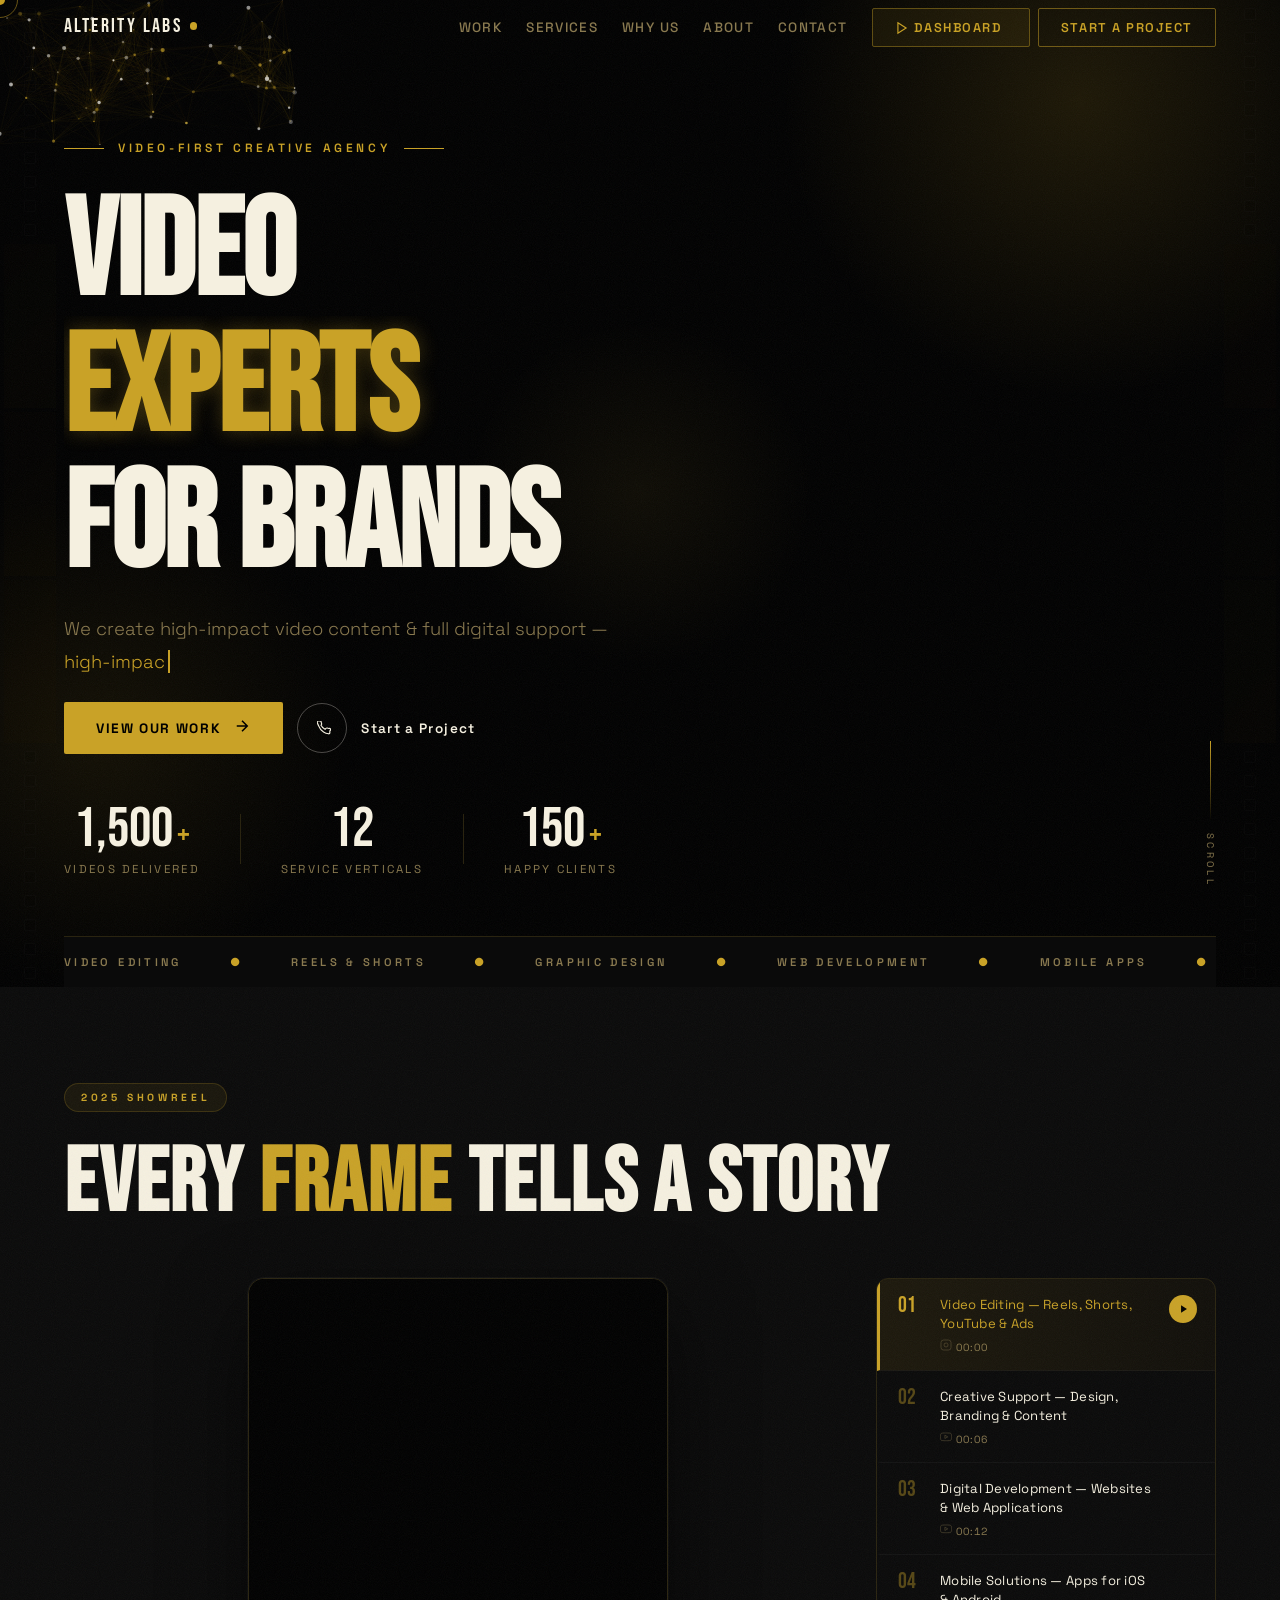
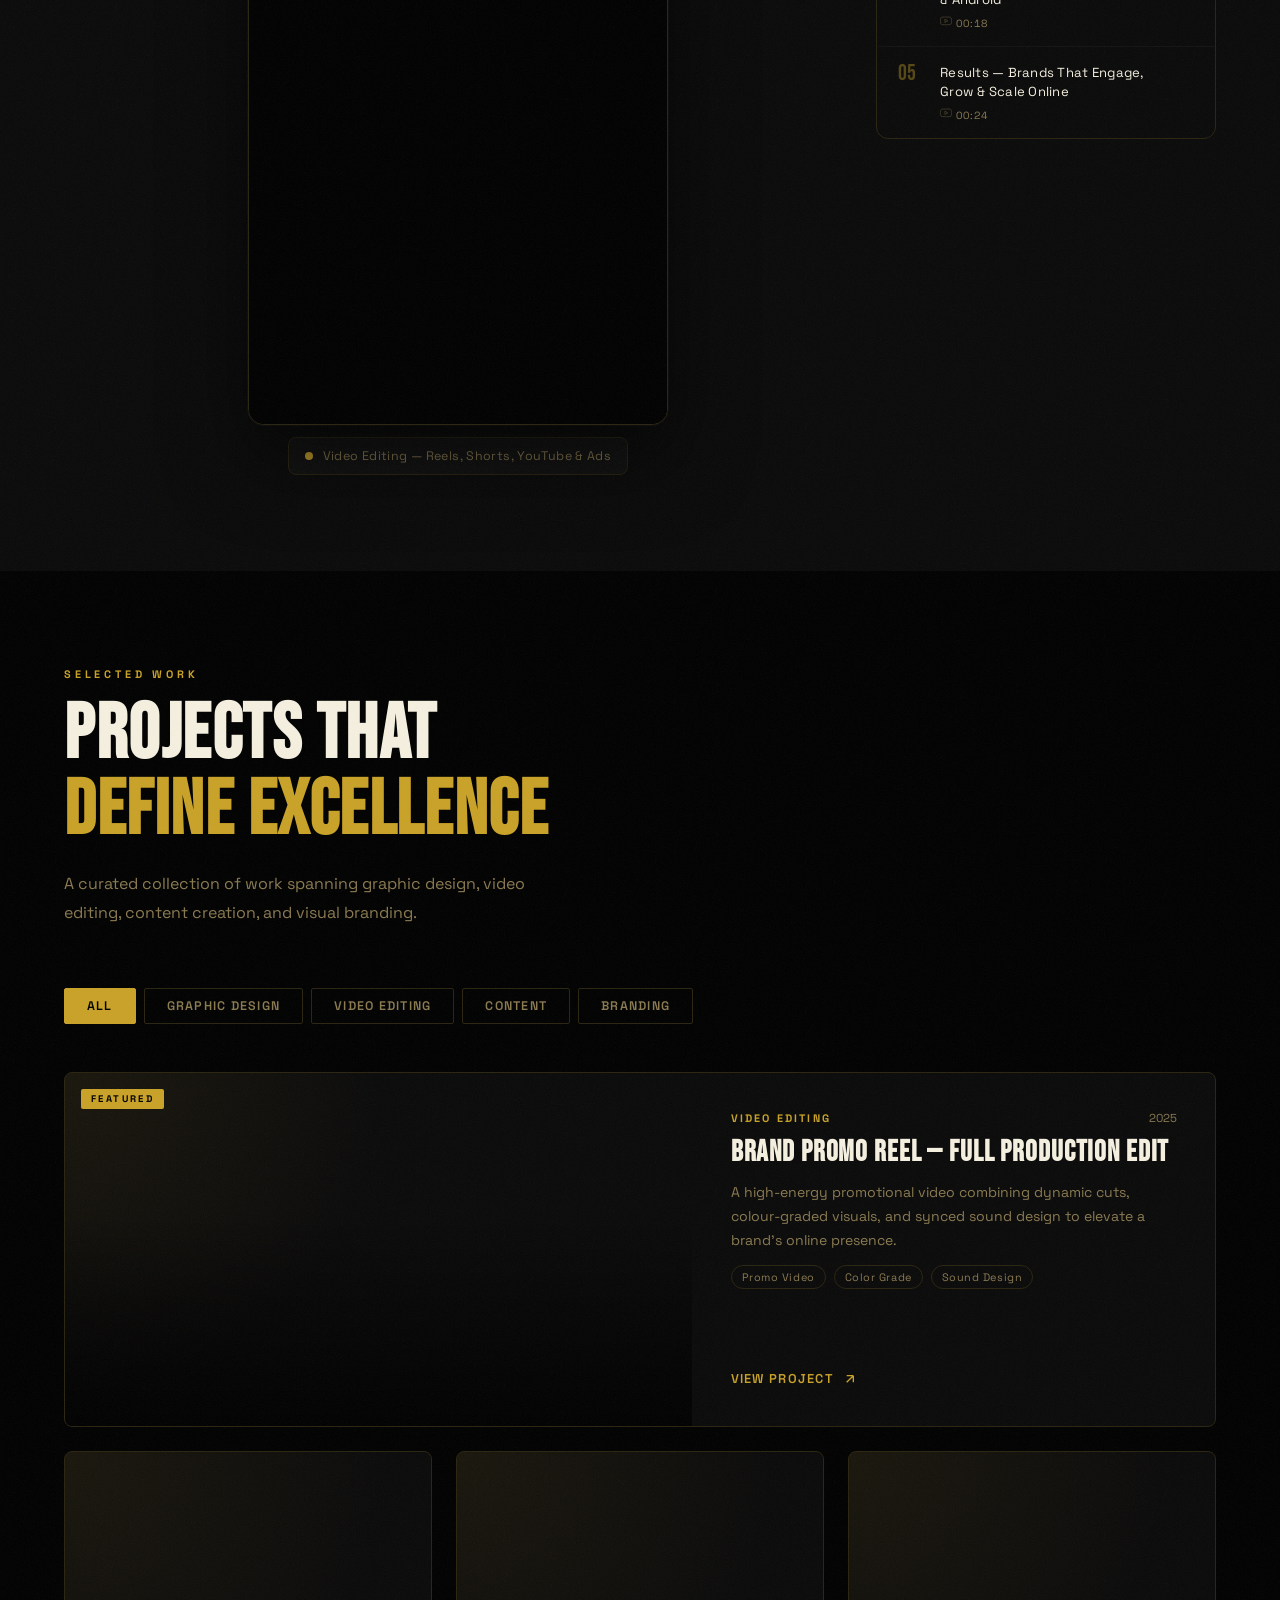
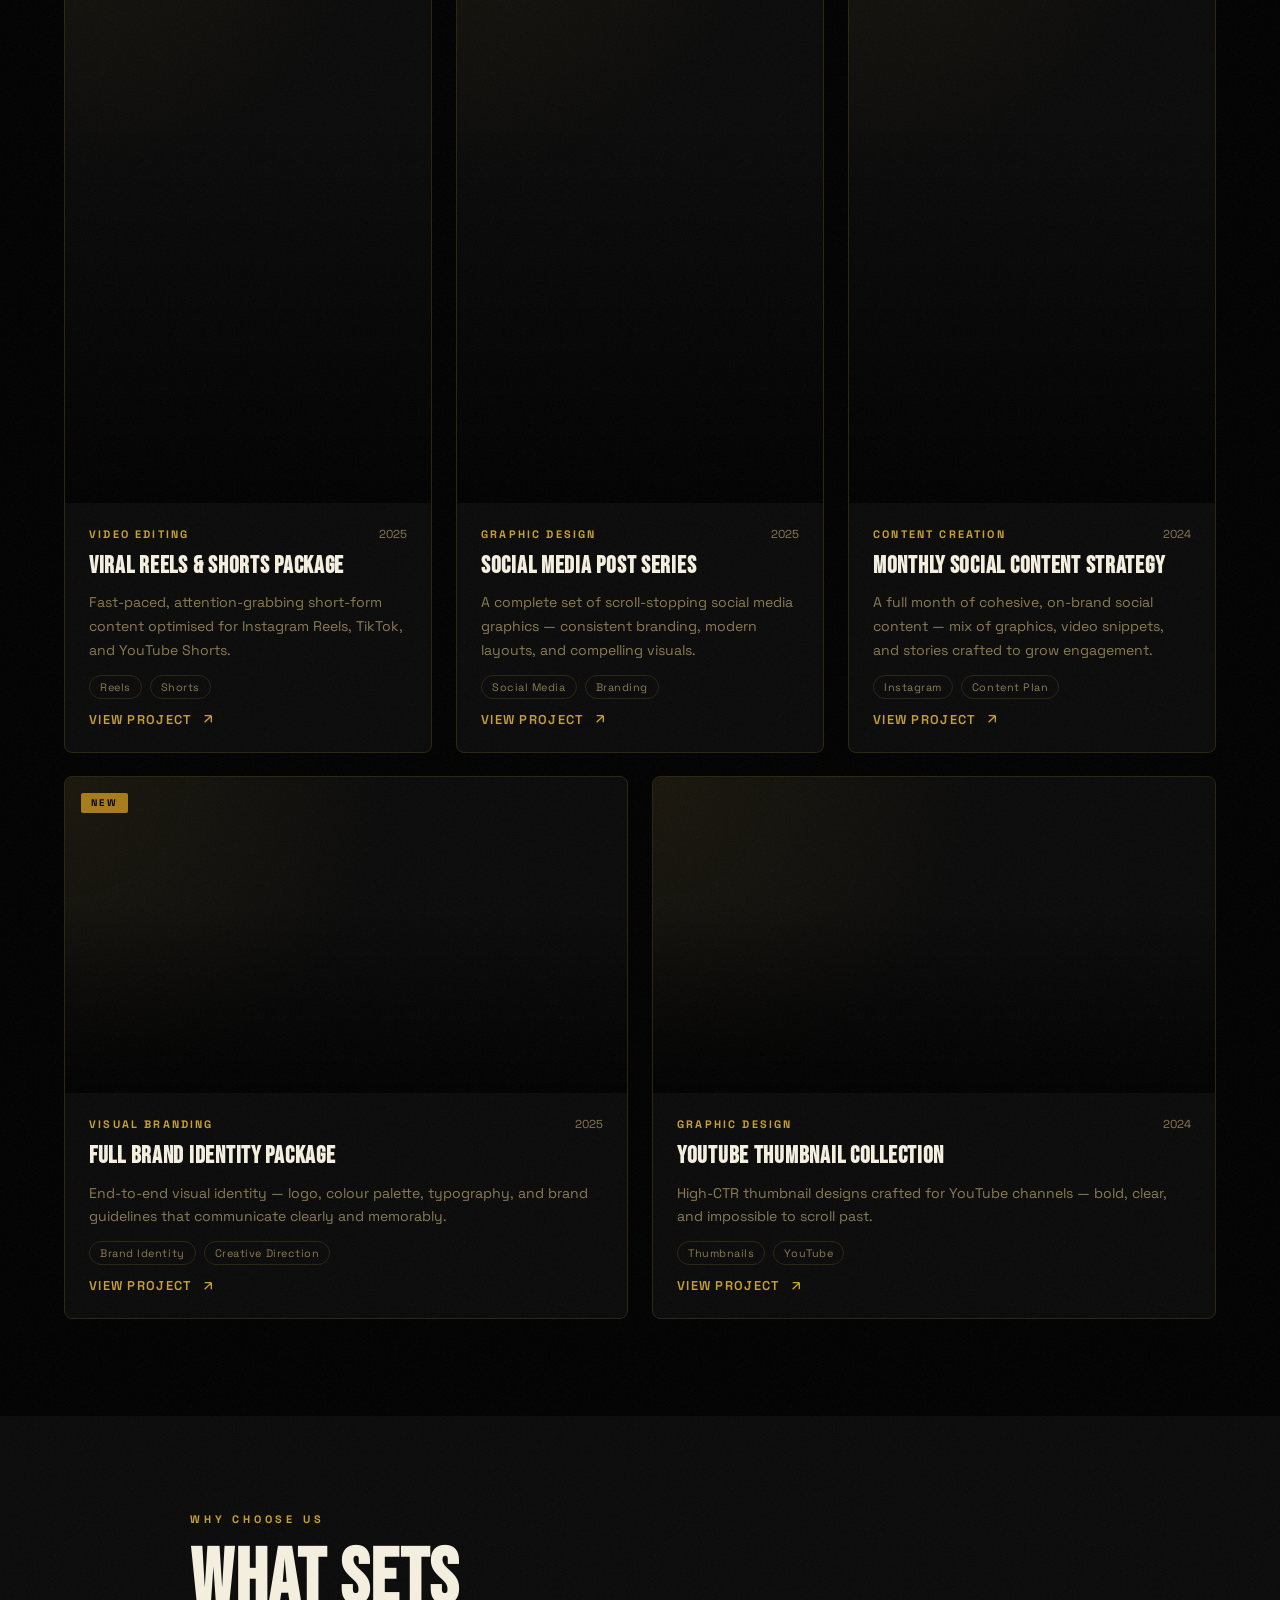
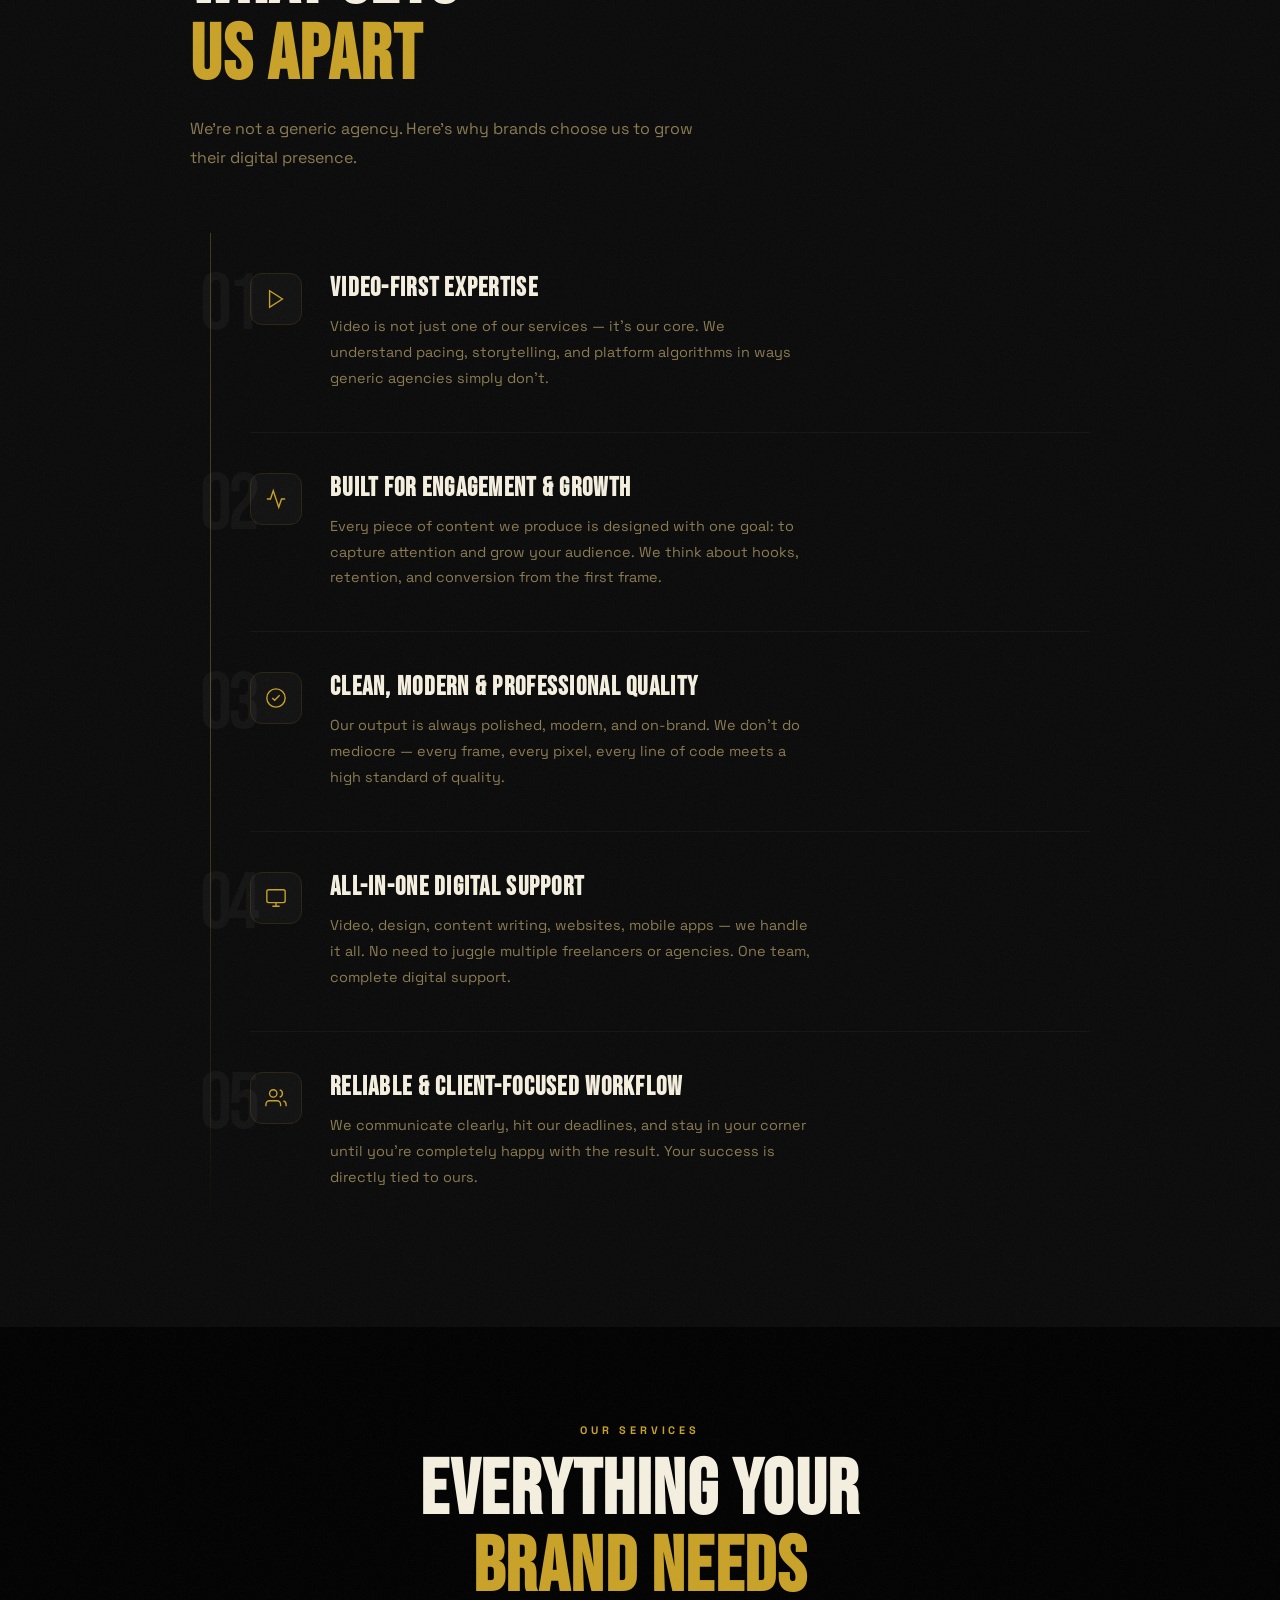
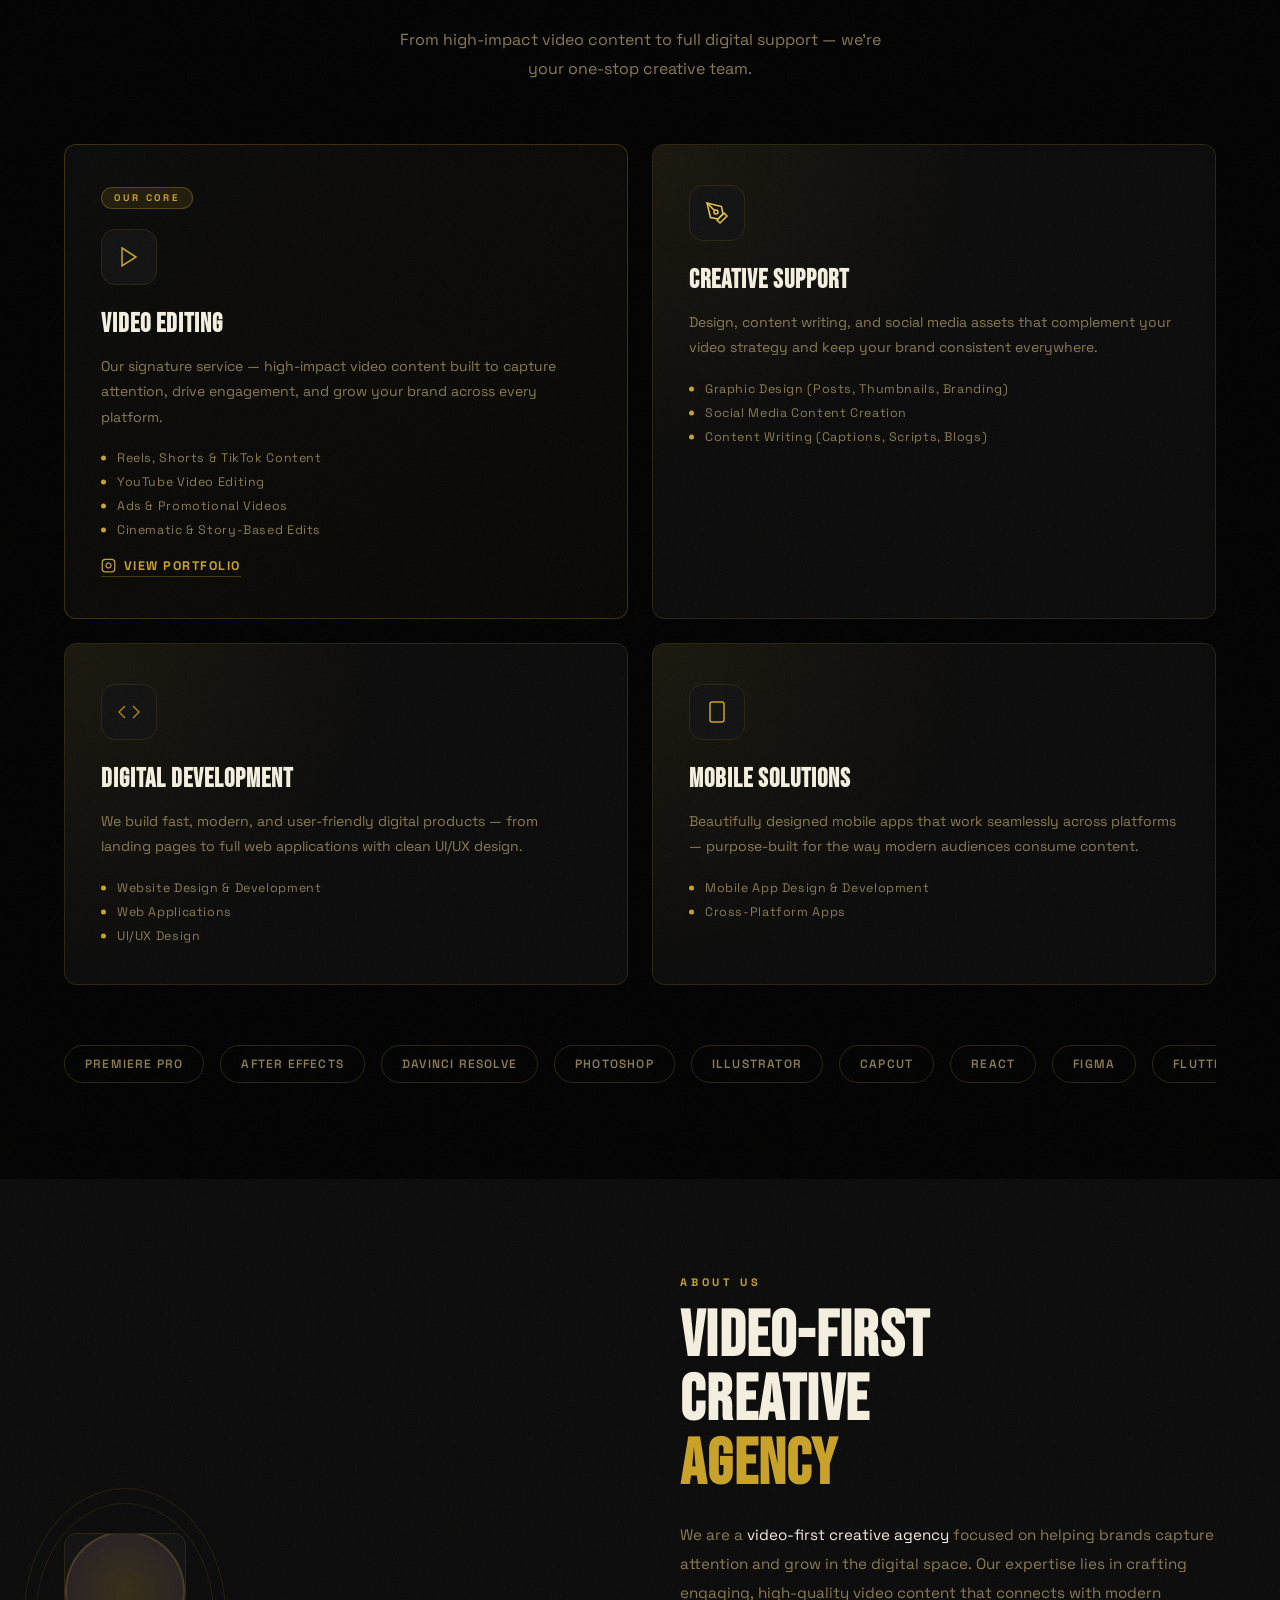
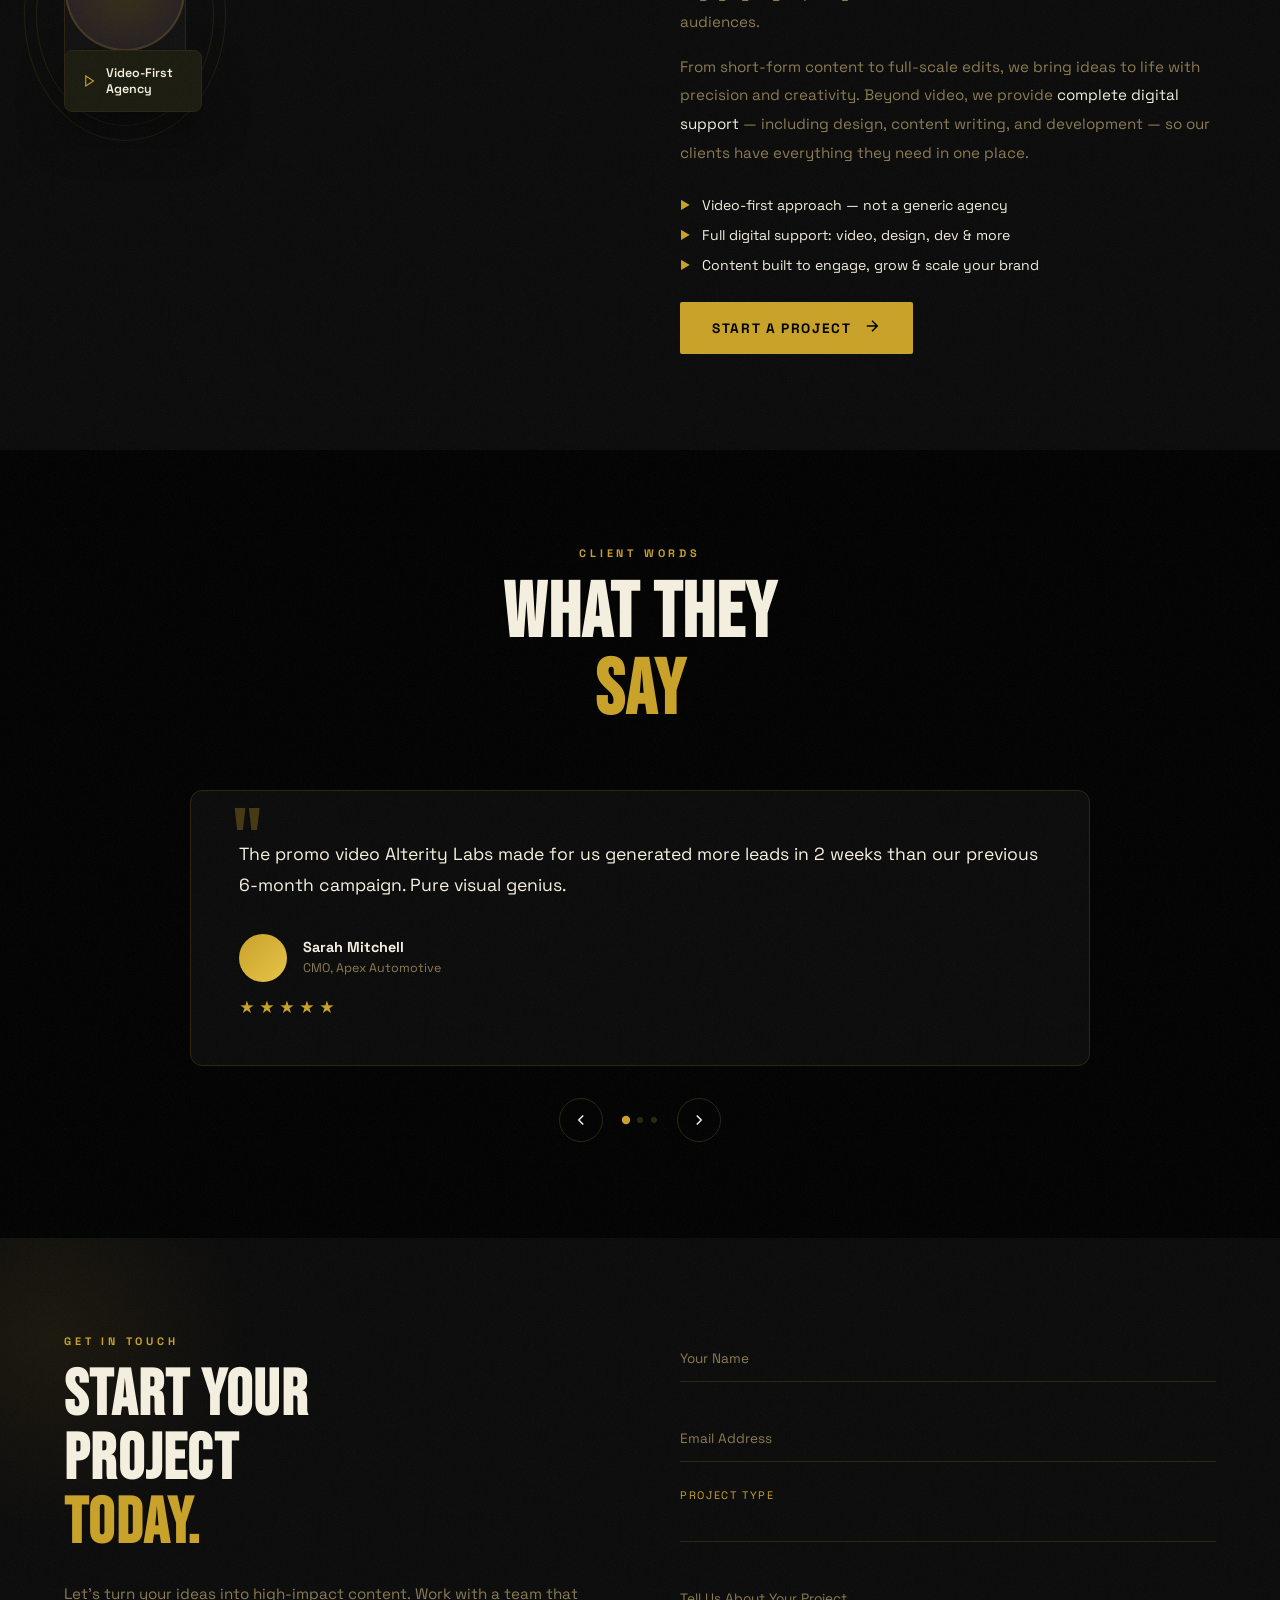
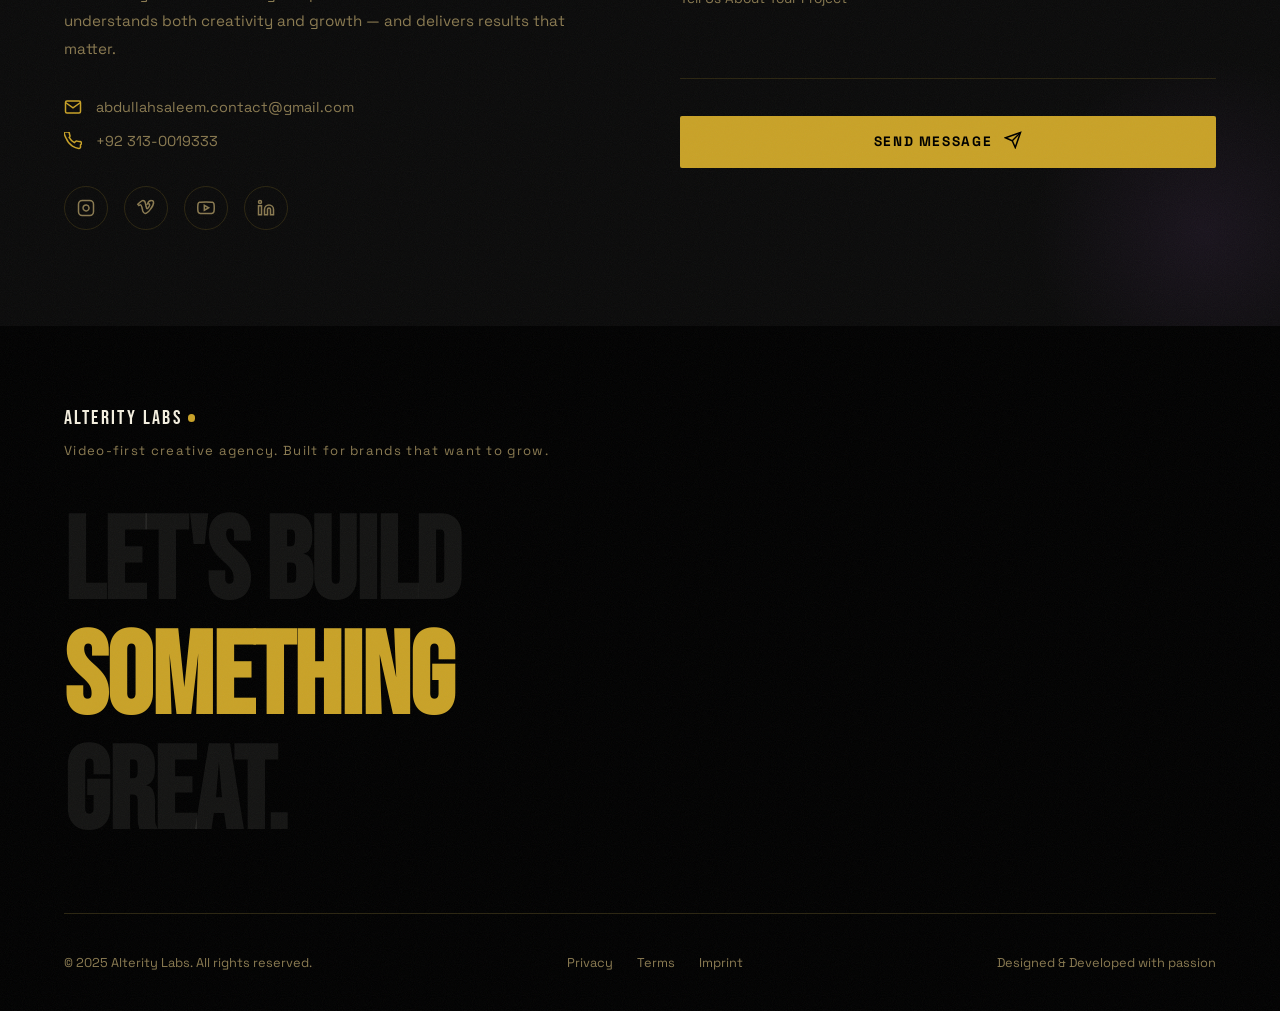
<file: index.html>
<!DOCTYPE html>
<html lang="en">
<head>
  <meta charset="UTF-8" />
  <meta name="viewport" content="width=device-width, initial-scale=1.0" />
  <meta name="referrer" content="strict-origin-when-cross-origin" />
  <title>Alterity Labs — Video Experts for Brands That Want to Stand Out</title>
  <link rel="stylesheet" href="css/styles.css" />
  <link rel="preconnect" href="https://fonts.googleapis.com" />
  <link rel="preconnect" href="https://fonts.gstatic.com" crossorigin />
  <link href="https://fonts.googleapis.com/css2?family=Bebas+Neue&family=Inter:wght@300;400;500;600;700&family=Space+Grotesk:wght@300;400;500;600;700&display=swap" rel="stylesheet" />
</head>
<body>

  <!-- ═══════════════════ CURSOR ═══════════════════ -->
  <div class="cursor" id="cursor"></div>
  <div class="cursor-follower" id="cursorFollower"></div>

  <!-- ═══════════════════ LOADER ═══════════════════ -->
  <div class="loader" id="loader">
    <div class="loader-inner">
      <div class="loader-bar"></div>
      <div class="loader-text">
        <span class="loader-num" id="loaderNum">0</span>
        <span class="loader-percent">%</span>
      </div>
      <p class="loader-tagline">LOADING EXPERIENCE</p>
    </div>
  </div>

  <!-- ═══════════════════ NAV ═══════════════════ -->
  <nav class="nav" id="nav">
    <div class="nav-logo">
      <span class="nav-logo-text">ALTERITY LABS</span>
      <span class="nav-logo-dot"></span>
    </div>
    <ul class="nav-links">
      <li><a href="#work" class="nav-link" data-text="Work">Work</a></li>
      <li><a href="#services" class="nav-link" data-text="Services">Services</a></li>
      <li><a href="#why" class="nav-link" data-text="Why Us">Why Us</a></li>
      <li><a href="#about" class="nav-link" data-text="About">About</a></li>
      <li><a href="#contact" class="nav-link" data-text="Contact">Contact</a></li>
    </ul>
    <div class="nav-cta">
      <a href="dashboard.html" class="btn-outline btn-dashboard" title="Video Dashboard">
        <svg viewBox="0 0 24 24" fill="none" stroke="currentColor" stroke-width="2" style="width:14px;height:14px;display:inline-block;vertical-align:middle;margin-right:5px"><polygon points="5 3 19 12 5 21 5 3"/></svg>Dashboard
      </a>
      <a href="#contact" class="btn-outline">Start a Project</a>
    </div>
    <button class="burger" id="burger" aria-label="Toggle Menu">
      <span></span><span></span><span></span>
    </button>
  </nav>

  <!-- Mobile Menu -->
  <div class="mobile-menu" id="mobileMenu">
    <ul>
      <li><a href="#work" class="mobile-link">Work</a></li>
      <li><a href="#services" class="mobile-link">Services</a></li>
      <li><a href="#why" class="mobile-link">Why Us</a></li>
      <li><a href="#about" class="mobile-link">About</a></li>
      <li><a href="#contact" class="mobile-link">Contact</a></li>
    </ul>
  </div>

  <!-- ═══════════════════ HERO ═══════════════════ -->
  <section class="hero" id="hero">
    <!-- Cinematic grain overlay -->
    <div class="grain"></div>

    <!-- Floating particles -->
    <canvas class="particles-canvas" id="particlesCanvas"></canvas>

    <!-- Glowing orbs -->
    <div class="orb-wrapper ow-1"><div class="orb orb-1"></div></div>
    <div class="orb-wrapper ow-2"><div class="orb orb-2"></div></div>
    <div class="orb-wrapper ow-3"><div class="orb orb-3"></div></div>

    <!-- Film strips decoration -->
    <div class="filmstrip filmstrip-left">
      <div class="filmstrip-holes">
        <span></span><span></span><span></span><span></span><span></span>
        <span></span><span></span><span></span><span></span><span></span>
      </div>
      <div class="filmstrip-frames">
        <div class="fs-frame fs-f1"></div>
        <div class="fs-frame fs-f2"></div>
        <div class="fs-frame fs-f3"></div>
      </div>
      <div class="filmstrip-holes">
        <span></span><span></span><span></span><span></span><span></span>
        <span></span><span></span><span></span><span></span><span></span>
      </div>
    </div>
    <div class="filmstrip filmstrip-right">
      <div class="filmstrip-holes">
        <span></span><span></span><span></span><span></span><span></span>
        <span></span><span></span><span></span><span></span><span></span>
      </div>
      <div class="filmstrip-frames">
        <div class="fs-frame fs-f4"></div>
        <div class="fs-frame fs-f5"></div>
        <div class="fs-frame fs-f6"></div>
      </div>
      <div class="filmstrip-holes">
        <span></span><span></span><span></span><span></span><span></span>
        <span></span><span></span><span></span><span></span><span></span>
      </div>
    </div>

    <div class="hero-content">
      <!-- Eyebrow -->
      <div class="hero-eyebrow" data-animate="fade-up">
        <span class="eyebrow-line"></span>
        <span class="eyebrow-text">Video-First Creative Agency</span>
        <span class="eyebrow-line"></span>
      </div>

      <!-- Main headline — character split animation -->
      <h1 class="hero-title">
        <div class="title-line">
          <span class="word-mask"><span class="word-inner" data-word="VIDEO">VIDEO</span></span>
        </div>
        <div class="title-line">
          <span class="word-mask"><span class="word-inner accent-word" data-word="EXPERTS">EXPERTS</span></span>
        </div>
        <div class="title-line">
          <span class="word-mask"><span class="word-inner" data-word="FOR BRANDS">FOR BRANDS</span></span>
        </div>
      </h1>

      <!-- Subtitle with typewriter -->
      <p class="hero-subtitle" data-animate="fade-up">
        We create high-impact video content & full digital support —<br />
        <span class="typewriter" id="typewriter"></span>
      </p>

      <!-- CTAs -->
      <div class="hero-ctas" data-animate="fade-up">
        <a href="#work" class="btn-primary">
          <span class="btn-text">View Our Work</span>
          <span class="btn-icon">
            <svg viewBox="0 0 24 24" fill="none" stroke="currentColor" stroke-width="2">
              <path d="M5 12h14M12 5l7 7-7 7"/>
            </svg>
          </span>
          <div class="btn-bg"></div>
        </a>
        <a href="#contact" class="btn-showreel">
          <div class="play-icon">
            <svg viewBox="0 0 24 24" fill="none" stroke="currentColor" stroke-width="2">
              <path d="M22 16.92v3a2 2 0 01-2.18 2 19.79 19.79 0 01-8.63-3.07A19.5 19.5 0 013.07 8.81a19.79 19.79 0 01-3.07-8.6A2 2 0 012.18 0h3a2 2 0 012 1.72c.127.96.361 1.903.7 2.81a2 2 0 01-.45 2.11L6.91 7.16a16 16 0 006.93 6.93l1.52-1.52a2 2 0 012.11-.45c.907.339 1.85.573 2.81.7A2 2 0 0122 16.92z"/>
            </svg>
          </div>
          <span>Start a Project</span>
        </a>
      </div>

      <!-- Stats -->
      <div class="hero-stats" data-animate="fade-up">
        <div class="stat">
          <span class="stat-num" data-count="1500">0</span>
          <span class="stat-plus">+</span>
          <p class="stat-label">Videos Delivered</p>
        </div>
        <div class="stat-divider"></div>
        <div class="stat">
          <span class="stat-num" data-count="12">0</span>
          <p class="stat-label">Service Verticals</p>
        </div>
        <div class="stat-divider"></div>
        <div class="stat">
          <span class="stat-num" data-count="150">0</span>
          <span class="stat-plus">+</span>
          <p class="stat-label">Happy Clients</p>
        </div>
      </div>
    </div>

    <!-- Scroll indicator -->
    <div class="scroll-indicator">
      <div class="scroll-line"></div>
      <span class="scroll-text">SCROLL</span>
    </div>

    <!-- Marquee stripe -->
    <div class="hero-marquee">
      <div class="marquee-track">
        <span>VIDEO EDITING</span><span class="marquee-dot">&#9679;</span>
        <span>REELS & SHORTS</span><span class="marquee-dot">&#9679;</span>
        <span>GRAPHIC DESIGN</span><span class="marquee-dot">&#9679;</span>
        <span>WEB DEVELOPMENT</span><span class="marquee-dot">&#9679;</span>
        <span>MOBILE APPS</span><span class="marquee-dot">&#9679;</span>
        <span>CONTENT CREATION</span><span class="marquee-dot">&#9679;</span>
        <span>VIDEO EDITING</span><span class="marquee-dot">&#9679;</span>
        <span>REELS & SHORTS</span><span class="marquee-dot">&#9679;</span>
        <span>GRAPHIC DESIGN</span><span class="marquee-dot">&#9679;</span>
        <span>WEB DEVELOPMENT</span><span class="marquee-dot">&#9679;</span>
        <span>MOBILE APPS</span><span class="marquee-dot">&#9679;</span>
        <span>CONTENT CREATION</span><span class="marquee-dot">&#9679;</span>
      </div>
    </div>
  </section>

  <!-- ═══════════════════ SHOWREEL ═══════════════════ -->
  <section class="showreel" id="showreel">
    <div class="grain"></div>
    <div class="showreel-container">
      <div class="showreel-badge" data-animate="zoom-in">2025 SHOWREEL</div>
      <h2 class="showreel-title" data-animate="fade-up">
        <span>Every</span> <span class="highlight">Frame</span> <span>Tells</span> <span>a</span> <span>Story</span>
      </h2>

      <div class="showreel-layout" id="showreelWrapper">

        <!-- ── MAIN PLAYER ─────────────────────────── -->
        <div class="sr-player-col">
          <div class="sr-player-frame" id="srPlayerFrame">

            <!-- Instagram iframe embed — src injected by JS -->
            <iframe
              id="srIframe"
              class="sr-iframe"
              src=""
              frameborder="0"
              scrolling="no"
              allowtransparency="true"
              allowfullscreen="true"
              allow="autoplay; encrypted-media; picture-in-picture"
              referrerpolicy="strict-origin-when-cross-origin"
              title="Instagram Reel Player">
            </iframe>

            <!-- Shown before any URL is configured -->
            <div class="sr-placeholder" id="srPlaceholder">
              <div class="vp-grid">
                <div class="vp-cell c1"></div>
                <div class="vp-cell c2"></div>
                <div class="vp-cell c3"></div>
                <div class="vp-cell c4"></div>
                <div class="vp-cell c5"></div>
                <div class="vp-cell c6"></div>
              </div>
              <div class="vp-overlay">
                <div class="sr-placeholder-icon">
                  <svg viewBox="0 0 24 24" fill="none" stroke="currentColor" stroke-width="1.5">
                    <rect x="2" y="2" width="20" height="20" rx="5" ry="5"/>
                    <path d="M16 11.37A4 4 0 1112.63 8 4 4 0 0116 11.37z"/>
                    <line x1="17.5" y1="6.5" x2="17.51" y2="6.5"/>
                  </svg>
                </div>
                <p class="sr-placeholder-title">Add Your Instagram Links</p>
                <p class="sr-placeholder-sub">Open <code>js/instagram-config.js</code> and paste your reel URLs into <code>showreelPosts</code></p>
                <a href="https://www.instagram.com/portfolio.showcase/" target="_blank" rel="noopener" class="vp-ig-btn">
                  <svg viewBox="0 0 24 24" fill="none" stroke="currentColor" stroke-width="2"><rect x="2" y="2" width="20" height="20" rx="5" ry="5"/><path d="M16 11.37A4 4 0 1112.63 8 4 4 0 0116 11.37z"/><line x1="17.5" y1="6.5" x2="17.51" y2="6.5"/></svg>
                  View Portfolio on Instagram
                </a>
              </div>
              <div class="scan-line"></div>
            </div>

            <!-- Loading spinner shown while iframe loads -->
            <div class="sr-loader" id="srLoader">
              <div class="sr-spinner"></div>
            </div>

          </div>

          <!-- Currently playing label -->
          <div class="sr-now-playing" id="srNowPlaying">
            <span class="sr-np-dot"></span>
            <span class="sr-np-label" id="srNpLabel">Select a reel below</span>
          </div>
        </div>

        <!-- ── SIDE PLAYLIST ──────────────────────── -->
        <div class="sr-playlist" id="srPlaylist">
          <!-- Items injected by JS from INSTAGRAM_CONFIG -->
        </div>

      </div>
    </div>
  </section>

  <!-- ═══════════════════ WORK ═══════════════════ -->
  <section class="work" id="work">
    <div class="grain"></div>
    <div class="section-header" data-animate="fade-up">
      <span class="section-label">Selected Work</span>
      <h2 class="section-title">
        <span class="line-reveal">Projects That</span>
        <span class="line-reveal accent-text">Define Excellence</span>
      </h2>
      <p class="section-desc">A curated collection of work spanning graphic design, video editing, content creation, and visual branding.</p>
    </div>

    <!-- Filter tabs -->
    <div class="work-filters" data-animate="fade-up">
      <button class="filter-btn active" data-filter="all">All</button>
      <button class="filter-btn" data-filter="design">Graphic Design</button>
      <button class="filter-btn" data-filter="video">Video Editing</button>
      <button class="filter-btn" data-filter="content">Content</button>
      <button class="filter-btn" data-filter="branding">Branding</button>
    </div>

    <!-- Work grid -->
    <div class="work-grid" id="workGrid">

      <!-- Project Card 1 — FEATURED -->
      <article class="work-card featured" data-category="video" data-ratio="landscape" data-animate="card-reveal" data-ig-id="card-1">
        <div class="card-media">
          <div class="card-video-bg bg-1"></div>
          <iframe class="card-ig-iframe" id="card-iframe-1" src="" frameborder="0" scrolling="no" allowtransparency="true" allowfullscreen="true" allow="autoplay; encrypted-media" referrerpolicy="strict-origin-when-cross-origin"></iframe>
          <div class="card-overlay"></div>
          <div class="card-hover-effect"></div>
          <span class="card-play-btn">
            <svg viewBox="0 0 24 24" fill="white">
              <polygon points="5 3 19 12 5 21 5 3"/>
            </svg>
          </span>
          <div class="card-badge">FEATURED</div>
        </div>
        <div class="card-info">
          <div class="card-meta">
            <span class="card-category">Video Editing</span>
            <span class="card-year">2025</span>
          </div>
          <h3 class="card-title">Brand Promo Reel — Full Production Edit</h3>
          <p class="card-desc">A high-energy promotional video combining dynamic cuts, colour-graded visuals, and synced sound design to elevate a brand's online presence.</p>
          <div class="card-tags">
            <span>Promo Video</span><span>Color Grade</span><span>Sound Design</span>
          </div>
          <a href="#" class="card-link">
            View Project
            <svg viewBox="0 0 24 24" fill="none" stroke="currentColor" stroke-width="2">
              <path d="M7 17L17 7M17 7H7M17 7v10"/>
            </svg>
          </a>
        </div>
      </article>

      <!-- Project Card 2 -->
      <article class="work-card" data-category="video" data-ratio="portrait" data-animate="card-reveal" data-ig-id="card-2">
        <div class="card-media">
          <div class="card-video-bg bg-2"></div>
          <iframe class="card-ig-iframe" id="card-iframe-2" src="" frameborder="0" scrolling="no" allowtransparency="true" allowfullscreen="true" allow="autoplay; encrypted-media" referrerpolicy="strict-origin-when-cross-origin"></iframe>
          <div class="card-overlay"></div>
          <div class="card-hover-effect"></div>
          <span class="card-play-btn">
            <svg viewBox="0 0 24 24" fill="white">
              <polygon points="5 3 19 12 5 21 5 3"/>
            </svg>
          </span>
        </div>
        <div class="card-info">
          <div class="card-meta">
            <span class="card-category">Video Editing</span>
            <span class="card-year">2025</span>
          </div>
          <h3 class="card-title">Viral Reels & Shorts Package</h3>
          <p class="card-desc">Fast-paced, attention-grabbing short-form content optimised for Instagram Reels, TikTok, and YouTube Shorts.</p>
          <div class="card-tags">
            <span>Reels</span><span>Shorts</span>
          </div>
          <a href="#" class="card-link">View Project <svg viewBox="0 0 24 24" fill="none" stroke="currentColor" stroke-width="2"><path d="M7 17L17 7M17 7H7M17 7v10"/></svg></a>
        </div>
      </article>

      <!-- Project Card 3 -->
      <article class="work-card" data-category="design" data-ratio="portrait" data-animate="card-reveal" data-ig-id="card-3">
        <div class="card-media">
          <div class="card-video-bg bg-3"></div>
          <iframe class="card-ig-iframe" id="card-iframe-3" src="" frameborder="0" scrolling="no" allowtransparency="true" allowfullscreen="true" allow="autoplay; encrypted-media" referrerpolicy="strict-origin-when-cross-origin"></iframe>
          <div class="card-overlay"></div>
          <div class="card-hover-effect"></div>
          <span class="card-play-btn">
            <svg viewBox="0 0 24 24" fill="white">
              <polygon points="5 3 19 12 5 21 5 3"/>
            </svg>
          </span>
        </div>
        <div class="card-info">
          <div class="card-meta">
            <span class="card-category">Graphic Design</span>
            <span class="card-year">2025</span>
          </div>
          <h3 class="card-title">Social Media Post Series</h3>
          <p class="card-desc">A complete set of scroll-stopping social media graphics — consistent branding, modern layouts, and compelling visuals.</p>
          <div class="card-tags">
            <span>Social Media</span><span>Branding</span>
          </div>
          <a href="#" class="card-link">View Project <svg viewBox="0 0 24 24" fill="none" stroke="currentColor" stroke-width="2"><path d="M7 17L17 7M17 7H7M17 7v10"/></svg></a>
        </div>
      </article>

      <!-- Project Card 4 -->
      <article class="work-card" data-category="branding" data-ratio="landscape" data-animate="card-reveal" data-ig-id="card-4">
        <div class="card-media">
          <div class="card-video-bg bg-4"></div>
          <iframe class="card-ig-iframe" id="card-iframe-4" src="" frameborder="0" scrolling="no" allowtransparency="true" allowfullscreen="true" allow="autoplay; encrypted-media" referrerpolicy="strict-origin-when-cross-origin"></iframe>
          <div class="card-overlay"></div>
          <div class="card-hover-effect"></div>
          <span class="card-play-btn">
            <svg viewBox="0 0 24 24" fill="white">
              <polygon points="5 3 19 12 5 21 5 3"/>
            </svg>
          </span>
          <div class="card-badge new-badge">NEW</div>
        </div>
        <div class="card-info">
          <div class="card-meta">
            <span class="card-category">Visual Branding</span>
            <span class="card-year">2025</span>
          </div>
          <h3 class="card-title">Full Brand Identity Package</h3>
          <p class="card-desc">End-to-end visual identity — logo, colour palette, typography, and brand guidelines that communicate clearly and memorably.</p>
          <div class="card-tags">
            <span>Brand Identity</span><span>Creative Direction</span>
          </div>
          <a href="#" class="card-link">View Project <svg viewBox="0 0 24 24" fill="none" stroke="currentColor" stroke-width="2"><path d="M7 17L17 7M17 7H7M17 7v10"/></svg></a>
        </div>
      </article>

      <!-- Project Card 5 -->
      <article class="work-card" data-category="content" data-ratio="portrait" data-animate="card-reveal" data-ig-id="card-5">
        <div class="card-media">
          <div class="card-video-bg bg-5"></div>
          <iframe class="card-ig-iframe" id="card-iframe-5" src="" frameborder="0" scrolling="no" allowtransparency="true" allowfullscreen="true" allow="autoplay; encrypted-media" referrerpolicy="strict-origin-when-cross-origin"></iframe>
          <div class="card-overlay"></div>
          <div class="card-hover-effect"></div>
          <span class="card-play-btn">
            <svg viewBox="0 0 24 24" fill="white">
              <polygon points="5 3 19 12 5 21 5 3"/>
            </svg>
          </span>
        </div>
        <div class="card-info">
          <div class="card-meta">
            <span class="card-category">Content Creation</span>
            <span class="card-year">2024</span>
          </div>
          <h3 class="card-title">Monthly Social Content Strategy</h3>
          <p class="card-desc">A full month of cohesive, on-brand social content — mix of graphics, video snippets, and stories crafted to grow engagement.</p>
          <div class="card-tags">
            <span>Instagram</span><span>Content Plan</span>
          </div>
          <a href="#" class="card-link">View Project <svg viewBox="0 0 24 24" fill="none" stroke="currentColor" stroke-width="2"><path d="M7 17L17 7M17 7H7M17 7v10"/></svg></a>
        </div>
      </article>

      <!-- Project Card 6 -->
      <article class="work-card" data-category="design" data-ratio="landscape" data-animate="card-reveal" data-ig-id="card-6">
        <div class="card-media">
          <div class="card-video-bg bg-6"></div>
          <iframe class="card-ig-iframe" id="card-iframe-6" src="" frameborder="0" scrolling="no" allowtransparency="true" allowfullscreen="true" allow="autoplay; encrypted-media" referrerpolicy="strict-origin-when-cross-origin"></iframe>
          <div class="card-overlay"></div>
          <div class="card-hover-effect"></div>
          <span class="card-play-btn">
            <svg viewBox="0 0 24 24" fill="white">
              <polygon points="5 3 19 12 5 21 5 3"/>
            </svg>
          </span>
        </div>
        <div class="card-info">
          <div class="card-meta">
            <span class="card-category">Graphic Design</span>
            <span class="card-year">2024</span>
          </div>
          <h3 class="card-title">YouTube Thumbnail Collection</h3>
          <p class="card-desc">High-CTR thumbnail designs crafted for YouTube channels — bold, clear, and impossible to scroll past.</p>
          <div class="card-tags">
            <span>Thumbnails</span><span>YouTube</span>
          </div>
          <a href="#" class="card-link">View Project <svg viewBox="0 0 24 24" fill="none" stroke="currentColor" stroke-width="2"><path d="M7 17L17 7M17 7H7M17 7v10"/></svg></a>
        </div>
      </article>

    </div>
  </section>

  <!-- ═══════════════════ WHY CHOOSE US ═══════════════════ -->
  <section class="process" id="why">
    <div class="grain"></div>
    <div class="process-container">
      <div class="section-header" data-animate="fade-up">
        <span class="section-label">Why Choose Us</span>
        <h2 class="section-title">
          <span class="line-reveal">What Sets</span>
          <span class="line-reveal accent-text">Us Apart</span>
        </h2>
        <p class="section-desc">We're not a generic agency. Here's why brands choose us to grow their digital presence.</p>
      </div>

      <div class="process-timeline">
        <div class="timeline-track"></div>

        <div class="process-step" data-animate="step-reveal">
          <div class="step-number">01</div>
          <div class="step-icon">
            <svg viewBox="0 0 24 24" fill="none" stroke="currentColor" stroke-width="1.5">
              <polygon points="5 3 19 12 5 21 5 3"/>
            </svg>
          </div>
          <div class="step-content">
            <h3>Video-First Expertise</h3>
            <p>Video is not just one of our services — it's our core. We understand pacing, storytelling, and platform algorithms in ways generic agencies simply don't.</p>
          </div>
        </div>

        <div class="process-step" data-animate="step-reveal">
          <div class="step-number">02</div>
          <div class="step-icon">
            <svg viewBox="0 0 24 24" fill="none" stroke="currentColor" stroke-width="1.5">
              <path d="M22 12h-4l-3 9L9 3l-3 9H2"/>
            </svg>
          </div>
          <div class="step-content">
            <h3>Built for Engagement & Growth</h3>
            <p>Every piece of content we produce is designed with one goal: to capture attention and grow your audience. We think about hooks, retention, and conversion from the first frame.</p>
          </div>
        </div>

        <div class="process-step" data-animate="step-reveal">
          <div class="step-number">03</div>
          <div class="step-icon">
            <svg viewBox="0 0 24 24" fill="none" stroke="currentColor" stroke-width="1.5">
              <circle cx="12" cy="12" r="10"/><path d="M8 12l2.5 2.5L16 9"/>
            </svg>
          </div>
          <div class="step-content">
            <h3>Clean, Modern & Professional Quality</h3>
            <p>Our output is always polished, modern, and on-brand. We don't do mediocre — every frame, every pixel, every line of code meets a high standard of quality.</p>
          </div>
        </div>

        <div class="process-step" data-animate="step-reveal">
          <div class="step-number">04</div>
          <div class="step-icon">
            <svg viewBox="0 0 24 24" fill="none" stroke="currentColor" stroke-width="1.5">
              <rect x="2" y="3" width="20" height="14" rx="2"/><path d="M8 21h8M12 17v4"/>
            </svg>
          </div>
          <div class="step-content">
            <h3>All-in-One Digital Support</h3>
            <p>Video, design, content writing, websites, mobile apps — we handle it all. No need to juggle multiple freelancers or agencies. One team, complete digital support.</p>
          </div>
        </div>

        <div class="process-step" data-animate="step-reveal">
          <div class="step-number">05</div>
          <div class="step-icon">
            <svg viewBox="0 0 24 24" fill="none" stroke="currentColor" stroke-width="1.5">
              <path d="M17 21v-2a4 4 0 00-4-4H5a4 4 0 00-4 4v2"/><circle cx="9" cy="7" r="4"/><path d="M23 21v-2a4 4 0 00-3-3.87M16 3.13a4 4 0 010 7.75"/>
            </svg>
          </div>
          <div class="step-content">
            <h3>Reliable & Client-Focused Workflow</h3>
            <p>We communicate clearly, hit our deadlines, and stay in your corner until you're completely happy with the result. Your success is directly tied to ours.</p>
          </div>
        </div>
      </div>
    </div>
  </section>

  <!-- ═══════════════════ SERVICES ═══════════════════ -->
  <section class="skills" id="services">
    <div class="grain"></div>
    <div class="skills-container">
      <div class="section-header centered" data-animate="fade-up">
        <span class="section-label">Our Services</span>
        <h2 class="section-title">
          <span class="line-reveal">Everything Your</span>
          <span class="line-reveal accent-text">Brand Needs</span>
        </h2>
        <p class="section-desc">From high-impact video content to full digital support — we're your one-stop creative team.</p>
      </div>

      <div class="services-grid" data-animate="fade-up">

        <!-- VIDEO EDITING — CORE -->
        <div class="service-card sc-1 sc-core">
          <div class="sc-core-badge">OUR CORE</div>
          <div class="sc-icon">
            <svg viewBox="0 0 24 24" fill="none" stroke="currentColor" stroke-width="1.5">
              <polygon points="5 3 19 12 5 21 5 3"/>
            </svg>
          </div>
          <h3>Video Editing</h3>
          <p>Our signature service — high-impact video content built to capture attention, drive engagement, and grow your brand across every platform.</p>
          <ul class="sc-list">
            <li>Reels, Shorts & TikTok Content</li>
            <li>YouTube Video Editing</li>
            <li>Ads & Promotional Videos</li>
            <li>Cinematic & Story-Based Edits</li>
          </ul>
          <a href="https://www.instagram.com/portfolio.showcase/" target="_blank" rel="noopener" class="sc-portfolio-link">
            <svg viewBox="0 0 24 24" fill="none" stroke="currentColor" stroke-width="2"><rect x="2" y="2" width="20" height="20" rx="5" ry="5"/><path d="M16 11.37A4 4 0 1112.63 8 4 4 0 0116 11.37z"/><line x1="17.5" y1="6.5" x2="17.51" y2="6.5"/></svg>
            View Portfolio
          </a>
          <div class="sc-glow"></div>
        </div>

        <!-- CREATIVE SUPPORT -->
        <div class="service-card sc-2">
          <div class="sc-icon">
            <svg viewBox="0 0 24 24" fill="none" stroke="currentColor" stroke-width="1.5">
              <path d="M12 19l7-7 3 3-7 7-3-3z"/><path d="M18 13l-1.5-7.5L2 2l3.5 14.5L13 18l5-5z"/><path d="M2 2l7.586 7.586"/><circle cx="11" cy="11" r="2"/>
            </svg>
          </div>
          <h3>Creative Support</h3>
          <p>Design, content writing, and social media assets that complement your video strategy and keep your brand consistent everywhere.</p>
          <ul class="sc-list">
            <li>Graphic Design (Posts, Thumbnails, Branding)</li>
            <li>Social Media Content Creation</li>
            <li>Content Writing (Captions, Scripts, Blogs)</li>
          </ul>
          <div class="sc-glow"></div>
        </div>

        <!-- DIGITAL DEVELOPMENT -->
        <div class="service-card sc-3">
          <div class="sc-icon">
            <svg viewBox="0 0 24 24" fill="none" stroke="currentColor" stroke-width="1.5">
              <polyline points="16 18 22 12 16 6"/><polyline points="8 6 2 12 8 18"/>
            </svg>
          </div>
          <h3>Digital Development</h3>
          <p>We build fast, modern, and user-friendly digital products — from landing pages to full web applications with clean UI/UX design.</p>
          <ul class="sc-list">
            <li>Website Design & Development</li>
            <li>Web Applications</li>
            <li>UI/UX Design</li>
          </ul>
          <div class="sc-glow"></div>
        </div>

        <!-- MOBILE SOLUTIONS -->
        <div class="service-card sc-4">
          <div class="sc-icon">
            <svg viewBox="0 0 24 24" fill="none" stroke="currentColor" stroke-width="1.5">
              <rect x="5" y="2" width="14" height="20" rx="2" ry="2"/><line x1="12" y1="18" x2="12.01" y2="18"/>
            </svg>
          </div>
          <h3>Mobile Solutions</h3>
          <p>Beautifully designed mobile apps that work seamlessly across platforms — purpose-built for the way modern audiences consume content.</p>
          <ul class="sc-list">
            <li>Mobile App Design & Development</li>
            <li>Cross-Platform Apps</li>
          </ul>
          <div class="sc-glow"></div>
        </div>

      </div>

      <!-- Tools marquee -->
      <div class="tools-marquee">
        <div class="tools-track">
          <div class="tool-pill">Premiere Pro</div>
          <div class="tool-pill">After Effects</div>
          <div class="tool-pill">DaVinci Resolve</div>
          <div class="tool-pill">Photoshop</div>
          <div class="tool-pill">Illustrator</div>
          <div class="tool-pill">CapCut</div>
          <div class="tool-pill">React</div>
          <div class="tool-pill">Figma</div>
          <div class="tool-pill">Flutter</div>
          <div class="tool-pill">Canva Pro</div>
          <div class="tool-pill">Premiere Pro</div>
          <div class="tool-pill">After Effects</div>
          <div class="tool-pill">DaVinci Resolve</div>
          <div class="tool-pill">Photoshop</div>
          <div class="tool-pill">Illustrator</div>
          <div class="tool-pill">CapCut</div>
          <div class="tool-pill">React</div>
          <div class="tool-pill">Figma</div>
          <div class="tool-pill">Flutter</div>
          <div class="tool-pill">Canva Pro</div>
        </div>
      </div>
    </div>
  </section>

  <!-- ═══════════════════ ABOUT ═══════════════════ -->
  <section class="about" id="about">
    <div class="grain"></div>
    <div class="about-container">
      <div class="about-visual" data-animate="fade-right">
        <div class="about-img-wrapper">
          <div class="about-img-placeholder">
            <div class="aip-inner">
              <div class="aip-circle"></div>
              <div class="aip-lines">
                <span></span><span></span><span></span>
              </div>
            </div>
          </div>
          <div class="about-decoration">
            <div class="deco-ring ring-1"></div>
            <div class="deco-ring ring-2"></div>
          </div>
          <div class="about-award">
            <svg viewBox="0 0 24 24" fill="none" stroke="currentColor" stroke-width="2">
              <polygon points="5 3 19 12 5 21 5 3"/>
            </svg>
            <span>Video-First Agency</span>
          </div>
        </div>
      </div>

      <div class="about-content" data-animate="fade-left">
        <span class="section-label">About Us</span>
        <h2 class="about-title">
          <span class="line-reveal">Video-First</span>
          <span class="line-reveal">Creative</span>
          <span class="line-reveal accent-text">Agency</span>
        </h2>
        <p class="about-text">We are a <em>video-first creative agency</em> focused on helping brands capture attention and grow in the digital space. Our expertise lies in crafting engaging, high-quality video content that connects with modern audiences.</p>
        <p class="about-text">From short-form content to full-scale edits, we bring ideas to life with precision and creativity. Beyond video, we provide <em>complete digital support</em> — including design, content writing, and development — so our clients have everything they need in one place.</p>
        <div class="about-highlights">
          <div class="highlight-item">
            <span class="hi-icon">&#9654;</span>
            <span>Video-first approach — not a generic agency</span>
          </div>
          <div class="highlight-item">
            <span class="hi-icon">&#9654;</span>
            <span>Full digital support: video, design, dev & more</span>
          </div>
          <div class="highlight-item">
            <span class="hi-icon">&#9654;</span>
            <span>Content built to engage, grow & scale your brand</span>
          </div>
        </div>
        <a href="#contact" class="btn-primary">
          <span class="btn-text">Start a Project</span>
          <span class="btn-icon"><svg viewBox="0 0 24 24" fill="none" stroke="currentColor" stroke-width="2"><path d="M5 12h14M12 5l7 7-7 7"/></svg></span>
          <div class="btn-bg"></div>
        </a>
      </div>
    </div>
  </section>

  <!-- ═══════════════════ TESTIMONIALS ═══════════════════ -->
  <section class="testimonials">
    <div class="grain"></div>
    <div class="testi-container">
      <div class="section-header centered" data-animate="fade-up">
        <span class="section-label">Client Words</span>
        <h2 class="section-title"><span class="line-reveal">What They</span><span class="line-reveal accent-text">Say</span></h2>
      </div>
      <div class="testi-slider" id="testiSlider">
        <div class="testi-track" id="testiTrack">
          <div class="testi-card">
            <div class="testi-quote">"</div>
            <p class="testi-text">The promo video Alterity Labs made for us generated more leads in 2 weeks than our previous 6-month campaign. Pure visual genius.</p>
            <div class="testi-author">
              <div class="author-avatar av1"></div>
              <div>
                <strong>Sarah Mitchell</strong>
                <span>CMO, Apex Automotive</span>
              </div>
            </div>
            <div class="testi-stars">&#9733;&#9733;&#9733;&#9733;&#9733;</div>
          </div>

          <div class="testi-card">
            <div class="testi-quote">"</div>
            <p class="testi-text">The team understood the vision immediately. The final edit was beyond what I imagined — exactly the energy and emotion I wanted to communicate.</p>
            <div class="testi-author">
              <div class="author-avatar av2"></div>
              <div>
                <strong>Damien Torres</strong>
                <span>Music Artist, Meridian</span>
              </div>
            </div>
            <div class="testi-stars">&#9733;&#9733;&#9733;&#9733;&#9733;</div>
          </div>

          <div class="testi-card">
            <div class="testi-quote">"</div>
            <p class="testi-text">Fastest turnaround I've seen without compromising an ounce of quality. Alterity Labs is the team you hire when the stakes are high.</p>
            <div class="testi-author">
              <div class="author-avatar av3"></div>
              <div>
                <strong>Priya Nair</strong>
                <span>Director, Luminary Films</span>
              </div>
            </div>
            <div class="testi-stars">&#9733;&#9733;&#9733;&#9733;&#9733;</div>
          </div>
        </div>

        <div class="testi-controls">
          <button class="testi-prev" id="testiPrev" aria-label="Previous">
            <svg viewBox="0 0 24 24" fill="none" stroke="currentColor" stroke-width="2"><path d="M15 18l-6-6 6-6"/></svg>
          </button>
          <div class="testi-dots" id="testiDots">
            <span class="testi-dot active"></span>
            <span class="testi-dot"></span>
            <span class="testi-dot"></span>
          </div>
          <button class="testi-next" id="testiNext" aria-label="Next">
            <svg viewBox="0 0 24 24" fill="none" stroke="currentColor" stroke-width="2"><path d="M9 18l6-6-6-6"/></svg>
          </button>
        </div>
      </div>
    </div>
  </section>

  <!-- ═══════════════════ CONTACT ═══════════════════ -->
  <section class="contact" id="contact">
    <div class="grain"></div>
    <div class="orb orb-contact-1"></div>
    <div class="orb orb-contact-2"></div>
    <div class="contact-container">
      <div class="contact-left" data-animate="fade-right">
        <span class="section-label">Get In Touch</span>
        <h2 class="contact-title">
          <span class="line-reveal">Start Your</span>
          <span class="line-reveal">Project</span>
          <span class="line-reveal accent-text">Today.</span>
        </h2>
        <p class="contact-desc">Let's turn your ideas into high-impact content. Work with a team that understands both creativity and growth — and delivers results that matter.</p>
        <div class="contact-details">
            <a href="mailto:abdullahsaleem.contact@gmail.com" class="contact-detail">
            <svg viewBox="0 0 24 24" fill="none" stroke="currentColor" stroke-width="2"><path d="M4 4h16c1.1 0 2 .9 2 2v12c0 1.1-.9 2-2 2H4c-1.1 0-2-.9-2-2V6c0-1.1.9-2 2-2z"/><polyline points="22,6 12,13 2,6"/></svg>
            <span>abdullahsaleem.contact@gmail.com</span>
          </a>
          <a href="tel:+923130019333" class="contact-detail">
            <svg viewBox="0 0 24 24" fill="none" stroke="currentColor" stroke-width="2"><path d="M22 16.92v3a2 2 0 01-2.18 2 19.79 19.79 0 01-8.63-3.07A19.5 19.5 0 013.07 8.81a19.79 19.79 0 01-3.07-8.6A2 2 0 012.18 0h3a2 2 0 012 1.72c.127.96.361 1.903.7 2.81a2 2 0 01-.45 2.11L6.91 7.16a16 16 0 006.93 6.93l1.52-1.52a2 2 0 012.11-.45c.907.339 1.85.573 2.81.7A2 2 0 0122 16.92z"/></svg>
            <span>+92 313-0019333</span>
          </a>
        </div>
        <div class="social-links">
          <a href="#" class="social-link" aria-label="Instagram">
            <svg viewBox="0 0 24 24" fill="none" stroke="currentColor" stroke-width="2"><rect x="2" y="2" width="20" height="20" rx="5" ry="5"/><path d="M16 11.37A4 4 0 1112.63 8 4 4 0 0116 11.37z"/><line x1="17.5" y1="6.5" x2="17.51" y2="6.5"/></svg>
          </a>
          <a href="#" class="social-link" aria-label="Vimeo">
            <svg viewBox="0 0 24 24" fill="none" stroke="currentColor" stroke-width="2"><path d="M22 5.5c-.08 2-1.5 4.8-4.2 8.3-2.8 3.7-5.2 5.5-7.1 5.5-1.2 0-2.2-1.1-3-3.3L6.5 10.8C5.9 8.6 5.2 7.5 4.4 7.5c-.2 0-.8.4-1.9 1.1L1 7c1.2-1 2.3-2 3.4-3 1.5-1.3 2.6-2 3.4-2 1.8 0 2.9 1.1 3.3 3.2.5 2.4.8 3.9.9 4.5.5 2.2 1 3.3 1.5 3.3.4 0 1.1-.7 2-2 .9-1.3 1.4-2.3 1.4-2.9 0-1.3-.5-1.9-1.4-1.9-.5 0-1 .1-1.5.4.9-3.1 2.7-4.7 5.4-4.6 2 0 2.9 1.3 2.6 3.9z"/></svg>
          </a>
          <a href="#" class="social-link" aria-label="YouTube">
            <svg viewBox="0 0 24 24" fill="none" stroke="currentColor" stroke-width="2"><path d="M22.54 6.42a2.78 2.78 0 00-1.95-1.96C18.88 4 12 4 12 4s-6.88 0-8.59.46A2.78 2.78 0 001.46 6.42C1 8.14 1 11.72 1 11.72s0 3.58.46 5.3a2.78 2.78 0 001.95 1.96C5.12 19.44 12 19.44 12 19.44s6.88 0 8.59-.46a2.78 2.78 0 001.95-1.96C23 15.3 23 11.72 23 11.72s0-3.58-.46-5.3z"/><polygon points="9.75 15.02 15.5 11.72 9.75 8.42 9.75 15.02"/></svg>
          </a>
          <a href="#" class="social-link" aria-label="LinkedIn">
            <svg viewBox="0 0 24 24" fill="none" stroke="currentColor" stroke-width="2"><path d="M16 8a6 6 0 016 6v7h-4v-7a2 2 0 00-2-2 2 2 0 00-2 2v7h-4v-7a6 6 0 016-6z"/><rect x="2" y="9" width="4" height="12"/><circle cx="4" cy="4" r="2"/></svg>
          </a>
        </div>
      </div>

      <div class="contact-right" data-animate="fade-left">
        <form class="contact-form" id="contactForm">
          <div class="form-group">
            <input type="text" id="fname" name="name" class="form-input" placeholder=" " required />
            <label for="fname" class="form-label">Your Name</label>
            <div class="form-line"></div>
          </div>
          <div class="form-group">
            <input type="email" id="femail" name="email" class="form-input" placeholder=" " required />
            <label for="femail" class="form-label">Email Address</label>
            <div class="form-line"></div>
          </div>
          <div class="form-group">
            <select id="fproject" name="project" class="form-input form-select" required>
              <option value="" disabled selected></option>
              <option value="video">Video Editing</option>
              <option value="creative">Creative Support (Design / Content)</option>
              <option value="web">Website / Web App</option>
              <option value="mobile">Mobile App</option>
              <option value="other">Other</option>
            </select>
            <label for="fproject" class="form-label">Project Type</label>
            <div class="form-line"></div>
          </div>
          <div class="form-group">
            <textarea id="fmsg" name="message" class="form-input form-textarea" placeholder=" " rows="4" required></textarea>
            <label for="fmsg" class="form-label">Tell Us About Your Project</label>
            <div class="form-line"></div>
          </div>
          <button type="submit" class="btn-primary btn-submit">
            <span class="btn-text">Send Message</span>
            <span class="btn-icon"><svg viewBox="0 0 24 24" fill="none" stroke="currentColor" stroke-width="2"><line x1="22" y1="2" x2="11" y2="13"/><polygon points="22 2 15 22 11 13 2 9 22 2"/></svg></span>
            <div class="btn-bg"></div>
          </button>
        </form>
      </div>
    </div>
  </section>

  <!-- ═══════════════════ FOOTER ═══════════════════ -->
  <footer class="footer">
    <div class="grain"></div>
    <div class="footer-content">
      <div class="footer-top">
        <div class="footer-logo">
          <span class="nav-logo-text">ALTERITY LABS</span>
          <span class="nav-logo-dot"></span>
        </div>
        <p class="footer-tagline">Video-first creative agency. Built for brands that want to grow.</p>
        <div class="footer-cta-text" data-animate="fade-up">
          <h3 class="footer-big-text">Let's Build<br /><span class="accent-text">Something</span><br />Great.</h3>
        </div>
      </div>
      <div class="footer-bottom">
        <p>&copy; 2025 Alterity Labs. All rights reserved.</p>
        <div class="footer-links">
          <a href="#">Privacy</a>
          <a href="#">Terms</a>
          <a href="#">Imprint</a>
        </div>
        <p class="footer-made">Designed & Developed with passion</p>
      </div>
    </div>
  </footer>

  <!-- ═══════════════════ INSTAGRAM EMBED MODAL ═══════════════════ -->
  <div class="ig-modal" id="igModal">
    <div class="ig-modal-backdrop" id="igModalBackdrop"></div>
    <div class="ig-modal-box">
      <button class="ig-modal-close" id="igModalClose" aria-label="Close">
        <svg viewBox="0 0 24 24" fill="none" stroke="currentColor" stroke-width="2">
          <line x1="18" y1="6" x2="6" y2="18"/><line x1="6" y1="6" x2="18" y2="18"/>
        </svg>
      </button>
      <div class="ig-modal-inner" id="igModalInner">
        <!-- Instagram embed injected here by JS -->
      </div>
    </div>
  </div>

   <!-- Instagram embed script (loads lazily) -->
   <script async defer src="//www.instagram.com/embed.js"></script>
   <script src="js/instagram-config.js"></script>
   <script src="js/script.js"></script>
   <!-- Service Worker Registration -->
   <script>
     if ('serviceWorker' in navigator) {
       window.addEventListener('load', () => {
         navigator.serviceWorker.register('/sw.js')
           .then(registration => {
             console.log('ServiceWorker registration successful with scope: ', registration.scope);
           })
           .catch(err => {
             console.log('ServiceWorker registration failed: ', err);
           });
       });
     }
   </script>
</body>
</html>
</file>
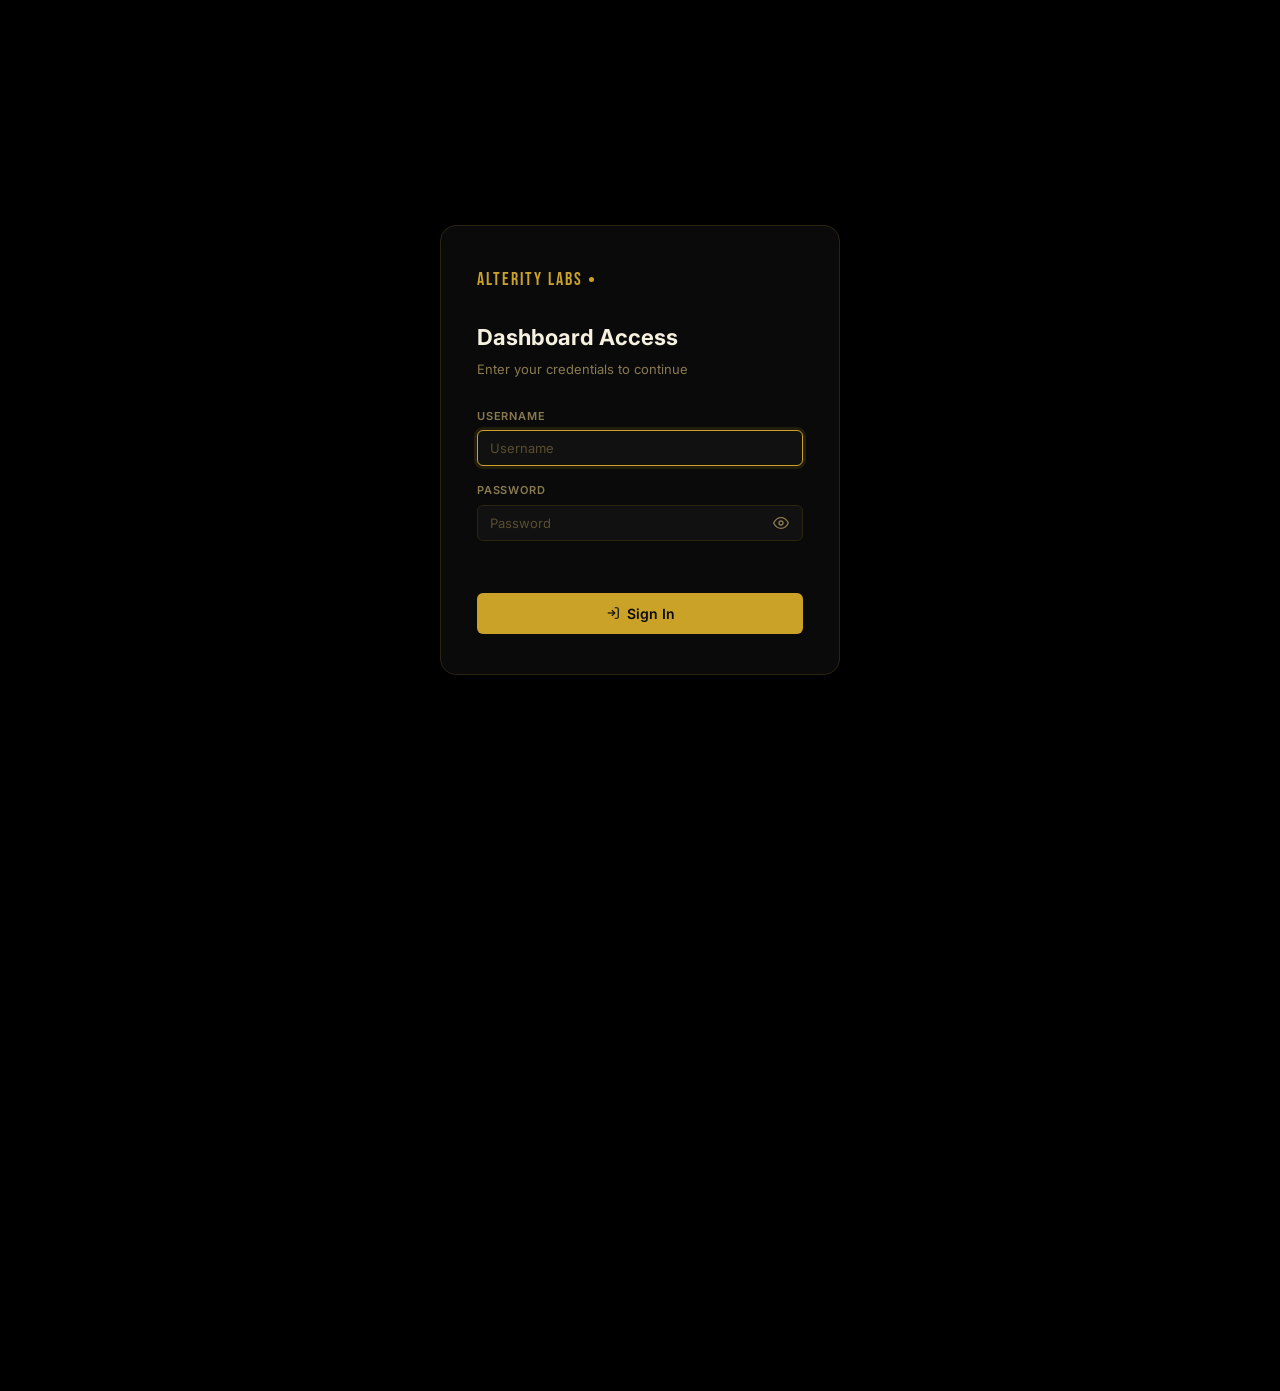
<file: dashboard.html>
<!DOCTYPE html>
<html lang="en">
<head>
  <meta charset="UTF-8" />
  <meta name="viewport" content="width=device-width, initial-scale=1.0" />
  <meta name="referrer" content="strict-origin-when-cross-origin" />
  <title>Video Dashboard — Alterity Labs</title>
  <link rel="stylesheet" href="css/dashboard.css" />
  <link rel="preconnect" href="https://fonts.googleapis.com" />
  <link rel="preconnect" href="https://fonts.gstatic.com" crossorigin />
  <link href="https://fonts.googleapis.com/css2?family=Bebas+Neue&family=Inter:wght@300;400;500;600;700&family=Space+Grotesk:wght@300;400;500;600;700&display=swap" rel="stylesheet" />
</head>
<body>

  <!-- ══════════════════════════════════════════
       LOGIN SCREEN
  ═══════════════════════════════════════════ -->
  <div class="db-login-screen" id="dbLoginScreen">
    <div class="db-login-box">
      <div class="db-login-logo">
        <span class="db-logo-text">ALTERITY LABS</span>
        <span class="db-logo-dot"></span>
      </div>
      <h2 class="db-login-title">Dashboard Access</h2>
      <p class="db-login-sub">Enter your credentials to continue</p>

      <form class="db-login-form" id="dbLoginForm" autocomplete="off">
        <div class="db-login-field">
          <label class="db-label">Username</label>
          <input
            type="text"
            id="dbLoginUser"
            class="db-input"
            placeholder="Username"
            autocomplete="new-password"
            spellcheck="false"
          />
        </div>
        <div class="db-login-field">
          <label class="db-label">Password</label>
          <div class="db-login-pw-wrap">
            <input
              type="password"
              id="dbLoginPass"
              class="db-input"
              placeholder="Password"
              autocomplete="new-password"
            />
            <button type="button" class="db-pw-toggle" id="dbPwToggle" aria-label="Show password">
              <svg id="dbPwEyeShow" viewBox="0 0 24 24" fill="none" stroke="currentColor" stroke-width="2">
                <path d="M1 12s4-8 11-8 11 8 11 8-4 8-11 8-11-8-11-8z"/>
                <circle cx="12" cy="12" r="3"/>
              </svg>
              <svg id="dbPwEyeHide" viewBox="0 0 24 24" fill="none" stroke="currentColor" stroke-width="2" style="display:none">
                <path d="M17.94 17.94A10.07 10.07 0 0112 20c-7 0-11-8-11-8a18.45 18.45 0 015.06-5.94M9.9 4.24A9.12 9.12 0 0112 4c7 0 11 8 11 8a18.5 18.5 0 01-2.16 3.19m-6.72-1.07a3 3 0 11-4.24-4.24"/>
                <line x1="1" y1="1" x2="23" y2="23"/>
              </svg>
            </button>
          </div>
        </div>
        <div class="db-login-error" id="dbLoginError"></div>
        <button type="submit" class="db-btn db-btn-primary db-login-btn" id="dbLoginBtn">
          <svg viewBox="0 0 24 24" fill="none" stroke="currentColor" stroke-width="2">
            <path d="M15 3h4a2 2 0 012 2v14a2 2 0 01-2 2h-4"/>
            <polyline points="10 17 15 12 10 7"/>
            <line x1="15" y1="12" x2="3" y2="12"/>
          </svg>
          Sign In
        </button>
      </form>
    </div>
  </div>

  <!-- ══════════════════════════════════════════
       SIDEBAR
  ═══════════════════════════════════════════ -->
  <aside class="db-sidebar" id="dbSidebar">
    <div class="db-logo">
      <span class="db-logo-text">ALTERITY LABS</span>
      <span class="db-logo-dot"></span>
    </div>
    <nav class="db-nav">
      <a href="#showreel" class="db-nav-link active" data-tab="showreel">
        <svg viewBox="0 0 24 24" fill="none" stroke="currentColor" stroke-width="1.5">
          <polygon points="5 3 19 12 5 21 5 3"/>
        </svg>
        Showreel Videos
      </a>
      <a href="#projects" class="db-nav-link" data-tab="projects">
        <svg viewBox="0 0 24 24" fill="none" stroke="currentColor" stroke-width="1.5">
          <rect x="3" y="3" width="7" height="7"/><rect x="14" y="3" width="7" height="7"/>
          <rect x="14" y="14" width="7" height="7"/><rect x="3" y="14" width="7" height="7"/>
        </svg>
        Work Cards
      </a>
      <a href="#preview" class="db-nav-link" data-tab="preview">
        <svg viewBox="0 0 24 24" fill="none" stroke="currentColor" stroke-width="1.5">
          <circle cx="12" cy="12" r="10"/>
          <polygon points="10 8 16 12 10 16 10 8"/>
        </svg>
        Preview Player
      </a>
      <a href="#settings" class="db-nav-link" data-tab="settings">
        <svg viewBox="0 0 24 24" fill="none" stroke="currentColor" stroke-width="1.5">
          <circle cx="12" cy="12" r="3"/>
          <path d="M19.4 15a1.65 1.65 0 00.33 1.82l.06.06a2 2 0 010 2.83 2 2 0 01-2.83 0l-.06-.06a1.65 1.65 0 00-1.82-.33 1.65 1.65 0 00-1 1.51V21a2 2 0 01-4 0v-.09A1.65 1.65 0 009 19.4a1.65 1.65 0 00-1.82.33l-.06.06a2 2 0 01-2.83-2.83l.06-.06A1.65 1.65 0 004.68 15a1.65 1.65 0 00-1.51-1H3a2 2 0 010-4h.09A1.65 1.65 0 004.6 9a1.65 1.65 0 00-.33-1.82l-.06-.06a2 2 0 012.83-2.83l.06.06A1.65 1.65 0 009 4.68a1.65 1.65 0 001-1.51V3a2 2 0 014 0v.09a1.65 1.65 0 001 1.51 1.65 1.65 0 001.82-.33l.06-.06a2 2 0 012.83 2.83l-.06.06A1.65 1.65 0 0019.4 9a1.65 1.65 0 001.51 1H21a2 2 0 010 4h-.09a1.65 1.65 0 00-1.51 1z"/>
        </svg>
        GitHub Settings
      </a>
    </nav>
    <div class="db-sidebar-bottom">
      <a href="index.html" class="db-site-link" target="_blank">
        <svg viewBox="0 0 24 24" fill="none" stroke="currentColor" stroke-width="2">
          <path d="M18 13v6a2 2 0 01-2 2H5a2 2 0 01-2-2V8a2 2 0 012-2h6"/>
          <polyline points="15 3 21 3 21 9"/><line x1="10" y1="14" x2="21" y2="3"/>
        </svg>
        View Live Site
      </a>
      <button class="db-logout-btn" id="dbLogoutBtn">
        <svg viewBox="0 0 24 24" fill="none" stroke="currentColor" stroke-width="2">
          <path d="M9 21H5a2 2 0 01-2-2V5a2 2 0 012-2h4"/>
          <polyline points="16 17 21 12 16 7"/>
          <line x1="21" y1="12" x2="9" y2="12"/>
        </svg>
        Log Out
      </button>
    </div>
  </aside>

  <!-- ══════════════════════════════════════════
       MAIN CONTENT
  ═══════════════════════════════════════════ -->
  <main class="db-main">

    <!-- ── TOPBAR ── -->
    <header class="db-topbar">
      <button class="db-burger" id="dbBurger" aria-label="Toggle Sidebar">
        <span></span><span></span><span></span>
      </button>
      <div class="db-topbar-title">
        <h1>Video Dashboard</h1>
        <span class="db-topbar-sub">Manage your portfolio videos</span>
      </div>
      <div class="db-topbar-actions">
        <span class="db-push-status" id="dbPushStatus"></span>
        <button class="db-btn db-btn-secondary" id="dbResetBtn">
          <svg viewBox="0 0 24 24" fill="none" stroke="currentColor" stroke-width="2">
            <path d="M3 12a9 9 0 109-9 9.75 9.75 0 00-6.74 2.74L3 8"/>
            <path d="M3 3v5h5"/>
          </svg>
          Reset
        </button>
        <button class="db-btn db-btn-primary" id="dbSaveBtn">
          <svg viewBox="0 0 24 24" fill="none" stroke="currentColor" stroke-width="2">
            <polyline points="16 3 21 3 21 8"/><line x1="10" y1="14" x2="21" y2="3"/>
            <path d="M21 16v5a2 2 0 01-2 2H5a2 2 0 01-2-2V5a2 2 0 012-2h5"/>
          </svg>
          Push to GitHub
        </button>
      </div>
    </header>

    <!-- ── TOAST NOTIFICATION ── -->
    <div class="db-toast" id="dbToast">
      <svg viewBox="0 0 24 24" fill="none" stroke="currentColor" stroke-width="2">
        <polyline points="20 6 9 17 4 12"/>
      </svg>
      <span id="dbToastMsg">Changes saved!</span>
    </div>

    <!-- ══════════════════════════════════
         TAB: SHOWREEL VIDEOS
    ══════════════════════════════════ -->
    <section class="db-tab active" id="tab-showreel">
      <div class="db-section-header">
        <div>
          <h2>Showreel Playlist</h2>
          <p>These 5 videos appear in the playlist on the Showreel section of your website. Paste YouTube or Instagram links.</p>
        </div>
        <div class="db-url-legend">
          <span class="db-badge db-badge-yt">
            <svg viewBox="0 0 24 24" fill="none" stroke="currentColor" stroke-width="1.5" style="width:12px;height:12px">
              <path d="M22.54 6.42a2.78 2.78 0 00-1.95-1.96C18.88 4 12 4 12 4s-6.88 0-8.59.46A2.78 2.78 0 001.46 6.42C1 8.14 1 11.72 1 11.72s0 3.58.46 5.3a2.78 2.78 0 001.95 1.96C5.12 19.44 12 19.44 12 19.44s6.88 0 8.59-.46a2.78 2.78 0 001.95-1.96C23 15.3 23 11.72 23 11.72s0-3.58-.46-5.3z"/>
              <polygon points="9.75 15.02 15.5 11.72 9.75 8.42 9.75 15.02"/>
            </svg>
            YouTube
          </span>
          <span class="db-badge db-badge-ig">
            <svg viewBox="0 0 24 24" fill="none" stroke="currentColor" stroke-width="1.5" style="width:12px;height:12px">
              <rect x="2" y="2" width="20" height="20" rx="5"/>
              <path d="M16 11.37A4 4 0 1112.63 8 4 4 0 0116 11.37z"/>
            </svg>
            Instagram
          </span>
          <span style="font-size:12px;color:var(--db-muted)">Both supported</span>
        </div>
      </div>

      <div class="db-video-list" id="showreelList">
        <!-- Items injected by JS -->
      </div>
    </section>

    <!-- ══════════════════════════════════
         TAB: WORK CARDS
    ══════════════════════════════════ -->
    <section class="db-tab" id="tab-projects">
      <div class="db-section-header">
        <div>
          <h2>Work Cards</h2>
          <p>Each card has two URLs: a <strong>Preview URL</strong> (plays silently as the card background) and a <strong>Post URL</strong> (opens in popup when "View Project" is clicked).</p>
        </div>
      </div>

      <div class="db-cards-grid" id="projectsList">
        <!-- Items injected by JS -->
      </div>
    </section>

    <!-- ══════════════════════════════════
         TAB: PREVIEW PLAYER
    ══════════════════════════════════ -->
    <section class="db-tab" id="tab-preview">
      <div class="db-section-header">
        <div>
          <h2>Preview Player</h2>
          <p>Paste any YouTube or Instagram URL here and click Run to preview it instantly.</p>
        </div>
      </div>

      <div class="db-preview-layout">
        <div class="db-preview-controls">
          <div class="db-preview-input-row">
            <div class="db-field-wrap">
              <label class="db-label">Video URL</label>
              <div class="db-input-action">
                <input
                  type="url"
                  id="previewUrl"
                  class="db-input db-input-large"
                  placeholder="https://www.youtube.com/watch?v=... or https://www.instagram.com/reel/..."
                />
                <button class="db-btn db-btn-primary db-btn-run" id="previewRunBtn">
                  <svg viewBox="0 0 24 24" fill="currentColor" style="width:16px;height:16px">
                    <polygon points="5 3 19 12 5 21 5 3"/>
                  </svg>
                  Run
                </button>
              </div>
            </div>
          </div>

          <div class="db-quick-urls">
            <span class="db-quick-label">Quick examples:</span>
            <button class="db-quick-btn" data-url="https://www.youtube.com/watch?v=dQw4w9WgXcQ">YouTube example</button>
            <button class="db-quick-btn" data-url="https://www.instagram.com/p/Cwkc0yTIPjw/">Instagram post</button>
          </div>

          <div class="db-preview-url-info" id="previewUrlInfo" style="display:none">
            <div class="db-url-badge" id="previewUrlBadge"></div>
            <span id="previewUrlDisplay"></span>
          </div>

          <div class="db-preview-use-row" id="previewUseRow" style="display:none">
            <span class="db-label" style="font-size:12px;margin-bottom:8px;display:block">Use this URL in:</span>
            <div class="db-preview-use-btns">
              <button class="db-btn db-btn-sm db-btn-secondary" id="previewUseShowreel">+ Add to Showreel</button>
              <div class="db-preview-use-card">
                <select class="db-select db-select-sm" id="previewUseCardSelect">
                  <option value="">Select card slot…</option>
                  <option value="card-1">Card 1</option>
                  <option value="card-2">Card 2</option>
                  <option value="card-3">Card 3</option>
                  <option value="card-4">Card 4</option>
                  <option value="card-5">Card 5</option>
                  <option value="card-6">Card 6</option>
                </select>
                <button class="db-btn db-btn-sm db-btn-secondary" id="previewUseCardBtn">+ Add to Card</button>
              </div>
            </div>
          </div>
        </div>

        <div class="db-preview-player-wrap">
          <div class="db-preview-player" id="previewPlayer">
            <div class="db-preview-placeholder" id="previewPlaceholder">
              <svg viewBox="0 0 24 24" fill="none" stroke="currentColor" stroke-width="1">
                <circle cx="12" cy="12" r="10"/>
                <polygon points="10 8 16 12 10 16 10 8"/>
              </svg>
              <p>Enter a URL above and click <strong>Run</strong></p>
            </div>
            <div class="db-preview-loader" id="previewLoader" style="display:none">
              <div class="db-spinner"></div>
              <span>Loading video…</span>
            </div>
            <iframe
              id="previewIframe"
              class="db-preview-iframe"
              src=""
              frameborder="0"
              scrolling="no"
              allowtransparency="true"
              allowfullscreen="true"
              allow="autoplay; encrypted-media; picture-in-picture"
              referrerpolicy="strict-origin-when-cross-origin"
              style="display:none"
            ></iframe>
          </div>
          <div class="db-preview-player-label" id="previewPlayerLabel"></div>
        </div>
      </div>
    </section>

    <!-- ══════════════════════════════════
         TAB: GITHUB SETTINGS
    ══════════════════════════════════ -->
    <section class="db-tab" id="tab-settings">
      <div class="db-section-header">
        <div>
          <h2>GitHub Settings</h2>
          <p>Connect to GitHub so <strong>Push to GitHub</strong> updates <code>instagram-config.js</code> live — everyone sees your changes instantly, from any device.</p>
        </div>
      </div>

      <div class="db-settings-box">

        <!-- Step guide -->
        <div class="db-settings-steps">
          <div class="db-step">
            <div class="db-step-num">1</div>
            <div class="db-step-text">
              Go to <a href="https://github.com/settings/tokens/new" target="_blank" rel="noopener">github.com/settings/tokens/new</a>
            </div>
          </div>
          <div class="db-step">
            <div class="db-step-num">2</div>
            <div class="db-step-text">Set <strong>Note</strong> = <code>alterity-dashboard</code>, set expiry, tick <strong>repo</strong> scope</div>
          </div>
          <div class="db-step">
            <div class="db-step-num">3</div>
            <div class="db-step-text">Click <strong>Generate token</strong>, copy it, paste below</div>
          </div>
        </div>

        <div class="db-settings-fields">
          <div class="db-field-group">
            <div class="db-field-label-row">
              <span class="db-label">GitHub Personal Access Token</span>
              <span class="db-field-hint">Stored in your browser only — never sent anywhere except GitHub API</span>
            </div>
            <div class="db-login-pw-wrap">
              <input
                type="password"
                id="dbGhToken"
                class="db-input"
                placeholder="ghp_xxxxxxxxxxxxxxxxxxxx"
                autocomplete="off"
                spellcheck="false"
              />
              <button type="button" class="db-pw-toggle" id="dbTokenToggle" aria-label="Show token">
                <svg viewBox="0 0 24 24" fill="none" stroke="currentColor" stroke-width="2">
                  <path d="M1 12s4-8 11-8 11 8 11 8-4 8-11 8-11-8-11-8z"/>
                  <circle cx="12" cy="12" r="3"/>
                </svg>
              </button>
            </div>
          </div>

          <div class="db-settings-actions">
            <button class="db-btn db-btn-secondary" id="dbTokenSaveBtn">
              <svg viewBox="0 0 24 24" fill="none" stroke="currentColor" stroke-width="2" style="width:14px;height:14px">
                <path d="M19 21H5a2 2 0 01-2-2V5a2 2 0 012-2h11l5 5v11a2 2 0 01-2 2z"/>
                <polyline points="17 21 17 13 7 13 7 21"/>
              </svg>
              Save Token
            </button>
            <button class="db-btn db-btn-ghost" id="dbTokenClearBtn">
              <svg viewBox="0 0 24 24" fill="none" stroke="currentColor" stroke-width="2" style="width:14px;height:14px">
                <polyline points="3 6 5 6 21 6"/><path d="M19 6l-1 14H6L5 6"/>
              </svg>
              Clear Token
            </button>
            <button class="db-btn db-btn-secondary" id="dbTokenTestBtn">
              <svg viewBox="0 0 24 24" fill="none" stroke="currentColor" stroke-width="2" style="width:14px;height:14px">
                <polyline points="20 6 9 17 4 12"/>
              </svg>
              Test Connection
            </button>
          </div>

          <div class="db-token-status" id="dbTokenStatus"></div>
        </div>

        <div class="db-settings-info">
          <svg viewBox="0 0 24 24" fill="none" stroke="currentColor" stroke-width="2" style="width:16px;height:16px;flex-shrink:0;margin-top:2px">
            <circle cx="12" cy="12" r="10"/><line x1="12" y1="8" x2="12" y2="12"/><line x1="12" y1="16" x2="12.01" y2="16"/>
          </svg>
          <p>The token is saved in your browser's <code>localStorage</code> only. It is never embedded in any file or pushed to GitHub. You need to enter it once per browser/device.</p>
        </div>
      </div>
    </section>

  </main>

  <script src="js/dashboard.js"></script>
</body>
</html>
</file>
<file: css/styles.css>
/* ══════════════════════════════════════════════════════
   FRAMES — Video Editing Showcase
   styles.css
══════════════════════════════════════════════════════ */

/* ── RESET & BASE ─────────────────────────────────── */
*, *::before, *::after { box-sizing: border-box; margin: 0; padding: 0; }
html {
  scroll-behavior: smooth;
  font-size: 16px;
  overflow-x: hidden;
  -webkit-tap-highlight-color: transparent; /* remove tap flash on mobile */
}
body {
  background: var(--dark);
  color: var(--light);
  font-family: 'Space Grotesk', 'Inter', sans-serif;
  overflow-x: hidden;
  cursor: none;
  -webkit-font-smoothing: antialiased;
  -moz-osx-font-smoothing: grayscale;
}
a { text-decoration: none; color: inherit; }
img, video { max-width: 100%; display: block; }
button { cursor: none; border: none; background: none; font-family: inherit; }
ul { list-style: none; }

/* ── TOUCH DEVICES — hide custom cursor, restore default ── */
@media (hover: none) and (pointer: coarse) {
  body { cursor: auto; }
  button { cursor: pointer; }
  .cursor, .cursor-follower { display: none !important; }
}

/* ── CSS VARIABLES ────────────────────────────────── */
:root {
  --accent:      #C9A227;        /* Premium Gold */
  --accent-rgb:  201, 162, 39;
  --accent2:     #E8C547;        /* Warm Bright Gold */
  --accent2-rgb: 232, 197, 71;
  --accent3:     #A67C1A;        /* Deep Amber Gold */
  --accent3-rgb: 166, 124, 26;
  --dark:        #000000;        /* Pure Black */
  --dark-2:      #0a0a0a;
  --dark-3:      #111111;
  --dark-4:      #1a1a0f;
  --mid:         #2a2410;
  --light:       #f5f0e0;
  --muted:       #8a7a50;
  --font-hero: 'Bebas Neue', sans-serif;
  --ease-out: cubic-bezier(0.16, 1, 0.3, 1);
  --ease-in-out: cubic-bezier(0.87, 0, 0.13, 1);
  /* Fluid Spacing Scale (rem-based for zoom compatibility) */
  --space-xs: 0.5rem;
  --space-sm: 0.875rem;
  --space-md: 1.5rem;
  --space-lg: 3rem;
  --space-xl: 6rem;
  --container-max: 1400px;
}

/* ══════════════════════════════════════════════════
   CUSTOM CURSOR
══════════════════════════════════════════════════ */
.cursor {
  position: fixed;
  top: 0;
  left: 0;
  width: 0.625rem;
  height: 0.625rem;
  background: var(--accent);
  border-radius: 50%;
  pointer-events: none;
  z-index: 9999;
  transform: translate(-50%, -50%);
  transition: transform 0.1s, width 0.3s var(--ease-out), height 0.3s var(--ease-out);
  mix-blend-mode: difference;
  will-change: transform, translate;
}
.cursor-follower {
  position: fixed;
  top: 0;
  left: 0;
  width: 2.25rem;
  height: 2.25rem;
  border: 0.1rem solid rgba(var(--accent-rgb), 0.5);
  border-radius: 50%;
  pointer-events: none;
  z-index: 9998;
  transform: translate(-50%, -50%);
  transition: transform 0.12s ease, width 0.4s var(--ease-out), height 0.4s var(--ease-out), opacity 0.3s;
  will-change: transform, translate;
}
body.cursor-hover .cursor { 
  width: 3.75rem; height: 3.75rem; 
  background: rgba(var(--accent-rgb), 0.1); 
  border: 0.0625rem solid rgba(var(--accent-rgb), 0.4); 
  backdrop-filter: blur(4px);
  mix-blend-mode: normal;
}
body.cursor-hover .cursor::after {
  content: 'VIEW';
  position: absolute;
  top: 50%;
  left: 50%;
  transform: translate(-50%, -50%);
  font-size: 0.5rem;
  font-weight: 700;
  letter-spacing: 0.15em;
  color: var(--accent);
}
body.cursor-hover .cursor-follower { opacity: 0; transform: translate(-50%, -50%) scale(0.5); }

/* ══════════════════════════════════════════════════
   LOADER
══════════════════════════════════════════════════ */
.loader {
  position: fixed;
  inset: 0;
  background: #000;
  z-index: 9000;
  display: flex;
  align-items: center;
  justify-content: center;
  transition: opacity 0.6s ease, visibility 0.6s ease;
}
.loader.hidden { opacity: 0; visibility: hidden; }
.loader-inner { text-align: center; }
.loader-bar {
  width: 17.5rem;
  height: 0.125rem;
  background: var(--mid);
  border-radius: 0.125rem;
  overflow: hidden;
  margin: 0 auto 20px;
  position: relative;
}
.loader-bar::after {
  content: '';
  position: absolute;
  inset: 0;
  background: linear-gradient(90deg, var(--accent), var(--accent2));
  transform: scaleX(var(--progress, 0));
  transform-origin: left;
  transition: transform 0.1s linear;
}
.loader-text {
  font-family: var(--font-hero);
  font-size: clamp(3rem, 10vw, 7rem);
  letter-spacing: 0.05em;
  color: var(--light);
  line-height: 1;
}
.loader-percent { color: var(--accent); }
.loader-tagline {
  font-size: 0.7rem;
  letter-spacing: 0.35em;
  color: var(--muted);
  margin-top: 12px;
  text-transform: uppercase;
}

/* ══════════════════════════════════════════════════
   GRAIN OVERLAY
══════════════════════════════════════════════════ */
.grain {
  position: absolute;
  inset: 0;
  z-index: 1;
  pointer-events: none;
  opacity: 0.05;
  background-image: url("data:image/svg+xml,%3Csvg viewBox='0 0 200 200' xmlns='http://www.w3.org/2000/svg'%3E%3Cfilter id='noise'%3E%3CfeTurbulence type='fractalNoise' baseFrequency='0.8' numOctaves='3' stitchTiles='stitch'/%3E%3C/filter%3E%3Crect width='100%25' height='100%25' filter='url(%23noise)'/%3E%3C/svg%3E");
  background-repeat: repeat;
  background-size: 150px 150px;
  animation: grain-noise 0.5s steps(2) infinite;
}
@keyframes grain-noise {
  0% { background-position: 0 0; }
  50% { background-position: 10% 10%; }
  100% { background-position: -5% 15%; }
}

/* ══════════════════════════════════════════════════
   NAV
══════════════════════════════════════════════════ */
.nav {
  position: fixed;
  top: 0;
  left: 0;
  right: 0;
  z-index: 500;
  display: flex;
  align-items: center;
  padding: var(--space-sm) 5vw;
  transition: background 0.4s ease, padding 0.4s ease, backdrop-filter 0.4s;
}
.nav.scrolled {
  background: rgba(8, 8, 8, 0.65);
  backdrop-filter: blur(24px);
  -webkit-backdrop-filter: blur(24px);
  padding: var(--space-xs) 5vw;
  border-bottom: 1px solid rgba(255,255,255,0.08);
}
.nav-logo {
  display: flex;
  align-items: center;
  gap: var(--space-xs);
  margin-right: auto;
}
.nav-logo-text {
  font-family: var(--font-hero);
  font-size: 1.25rem;
  letter-spacing: 0.12em;
  color: var(--light);
}
.nav-logo-dot {
  width: 0.45rem;
  height: 0.45rem;
  border-radius: 50%;
  background: var(--accent);
  animation: pulse-dot 2s infinite;
}
@keyframes pulse-dot {
  0%, 100% { transform: scale(1); opacity: 1; }
  50% { transform: scale(1.6); opacity: 0.5; }
}
.nav-links {
  display: flex;
  gap: var(--space-md);
}
.nav-link {
  font-size: 0.85rem;
  font-weight: 500;
  letter-spacing: 0.1em;
  text-transform: uppercase;
  color: var(--muted);
  transition: color 0.3s;
  position: relative;
  overflow: hidden;
}
.nav-link::after {
  content: '';
  position: absolute;
  bottom: -2px;
  left: 0;
  width: 100%;
  height: 1px;
  background: var(--accent);
  transform: scaleX(0);
  transform-origin: right;
  transition: transform 0.3s ease;
}
.nav-link:hover { color: var(--light); }
.nav-link:hover::after { transform: scaleX(1); transform-origin: left; }
.nav-cta { margin-left: var(--space-md); }
.btn-outline {
  font-size: 0.8rem;
  font-weight: 600;
  letter-spacing: 0.12em;
  text-transform: uppercase;
  padding: 0.625rem 1.375rem;
  border: 1px solid rgba(var(--accent-rgb),0.5);
  border-radius: 2px;
  color: var(--accent);
  transition: background 0.3s, color 0.3s, border-color 0.3s;
}
.btn-outline:hover { background: var(--accent); color: var(--dark); }

.btn-dashboard {
  margin-right: var(--space-xs);
  background: rgba(var(--accent-rgb), 0.08);
  border-color: rgba(var(--accent-rgb), 0.4);
}
.btn-dashboard:hover {
  background: var(--accent);
  color: var(--dark);
  border-color: var(--accent);
}
.burger { display: none; flex-direction: column; gap: 0.3rem; padding: 0.25rem; }
.burger span { display: block; width: 1.5rem; height: 0.125rem; background: var(--light); transition: transform 0.3s, opacity 0.3s; }
.burger.active span:nth-child(1) { transform: translateY(7px) rotate(45deg); }
.burger.active span:nth-child(2) { opacity: 0; }
.burger.active span:nth-child(3) { transform: translateY(-7px) rotate(-45deg); }

/* Mobile menu */
.mobile-menu {
  position: fixed;
  inset: 0;
  background: var(--dark);
  z-index: 490;
  display: flex;
  align-items: center;
  justify-content: center;
  transform: translateX(100%);
  transition: transform 0.5s var(--ease-out);
}
.mobile-menu.open { transform: translateX(0); }
.mobile-menu ul { display: flex; flex-direction: column; gap: 32px; text-align: center; }
.mobile-link {
  font-family: var(--font-hero);
  font-size: clamp(2.5rem, 8vw, 4rem);
  letter-spacing: 0.1em;
  color: var(--muted);
  transition: color 0.3s;
}
.mobile-link:hover { color: var(--accent); }

/* ══════════════════════════════════════════════════
   BUTTONS
══════════════════════════════════════════════════ */
.btn-primary {
  display: inline-flex;
  align-items: center;
  gap: 12px;
  padding: clamp(0.75rem, 1.8vw, 0.9375rem) clamp(1.5rem, 3vw, 2rem);
  background: var(--accent);
  color: var(--dark);
  font-size: 0.85rem;
  font-weight: 700;
  letter-spacing: 0.12em;
  text-transform: uppercase;
  border-radius: 2px;
  position: relative;
  overflow: hidden;
  transition: color 0.4s;
}
.btn-bg {
  position: absolute;
  inset: 0;
  background: var(--dark);
  transform: translateX(-100%);
  transition: transform 0.4s var(--ease-out);
  z-index: 0;
}
.btn-primary:hover .btn-bg { transform: translateX(0); }
.btn-primary:hover { color: var(--accent); }
.btn-text, .btn-icon { position: relative; z-index: 1; }
.btn-icon svg { width: 18px; height: 18px; }
.btn-showreel {
  display: inline-flex;
  align-items: center;
  gap: 14px;
  color: var(--light);
  font-size: 0.85rem;
  font-weight: 600;
  letter-spacing: 0.1em;
}
.play-icon {
  width: clamp(2.5rem, 5vw, 3.125rem);
  height: clamp(2.5rem, 5vw, 3.125rem);
  border-radius: 50%;
  border: 1.5px solid rgba(240,236,228,0.3);
  display: flex;
  align-items: center;
  justify-content: center;
  transition: border-color 0.3s, background 0.3s;
}
.play-icon svg { width: 14px; height: 14px; margin-left: 3px; }
.btn-showreel:hover .play-icon { background: var(--accent); border-color: var(--accent); color: var(--dark); }

/* ══════════════════════════════════════════════════
   HERO
══════════════════════════════════════════════════ */
.hero {
  min-height: auto;
  display: flex;
  flex-direction: column;
  justify-content: flex-start;
  position: relative;
  overflow: clip;
  padding: 140px 5vw 0;
  background: var(--dark);
}

/* Glowing orbs */
.orb-wrapper {
  position: absolute;
  inset: 0;
  pointer-events: none;
  z-index: 0;
}
.orb {
  position: absolute;
  border-radius: 50%;
  pointer-events: none;
  z-index: 0;
}
.orb-1 {
  width: 600px; height: 600px;
  background: radial-gradient(circle, rgba(var(--accent-rgb),0.14), transparent 70%);
  top: -200px; right: -100px;
  animation: orb-float-1 8s ease-in-out infinite;
}
.orb-2 {
  width: 500px; height: 500px;
  background: radial-gradient(circle, rgba(201,162,39,0.09), transparent 70%);
  bottom: 0; left: -150px;
  animation: orb-float-2 10s ease-in-out infinite;
}
.orb-3 {
  width: 350px; height: 350px;
  background: radial-gradient(circle, rgba(232,197,71,0.06), transparent 70%);
  top: 50%; left: 50%;
  transform: translate(-50%,-50%);
  animation: orb-float-3 12s ease-in-out infinite;
}
@keyframes orb-float-1 { 0%,100%{transform:translate(0,0)} 50%{transform:translate(-40px,60px)} }
@keyframes orb-float-2 { 0%,100%{transform:translate(0,0)} 50%{transform:translate(60px,-40px)} }
@keyframes orb-float-3 { 0%,100%{transform:translate(-50%,-50%) scale(1)} 50%{transform:translate(-50%,-50%) scale(1.2)} }

/* Particles canvas */
.particles-canvas { position: absolute; inset: 0; z-index: 0; pointer-events: none; }

/* Film strips */
.filmstrip {
  position: absolute;
  top: 0;
  bottom: 0;
  width: 60px;
  display: flex;
  flex-direction: column;
  gap: 0;
  opacity: 0.08;
  z-index: 0;
  animation: filmstrip-scroll 20s linear infinite;
}
.filmstrip-left { left: 0; }
.filmstrip-right { right: 0; animation-direction: reverse; }
.filmstrip-holes { display: flex; flex-direction: column; gap: 12px; padding: 8px 4px; }
.filmstrip-holes span {
  display: block;
  width: 12px;
  height: 12px;
  border-radius: 2px;
  background: var(--dark);
  border: 1px solid rgba(255,255,255,0.2);
  margin: 0 auto;
}
.filmstrip-frames { flex: 1; display: flex; flex-direction: column; gap: 4px; padding: 0 4px; }
.fs-frame { flex: 1; background: var(--mid); }
.fs-f1 { background: linear-gradient(135deg, #1a1500, #2e2600); }
.fs-f2 { background: linear-gradient(135deg, #1a1200, #332200); }
.fs-f3 { background: linear-gradient(135deg, #1a1000, #2e1a00); }
.fs-f4 { background: linear-gradient(135deg, #150f00, #261800); }
.fs-f5 { background: linear-gradient(135deg, #0a0a00, #1a1500); }
.fs-f6 { background: linear-gradient(135deg, #1a1a00, #2a2100); }
@keyframes filmstrip-scroll { from{transform:translateY(0)} to{transform:translateY(-50%)} }

/* Hero content */
.hero-content {
  position: relative;
  z-index: 2;
  max-width: var(--container-max);
  width: 100%;
  margin: 0 auto;
  padding-bottom: 0;
}
.hero-eyebrow {
  display: flex;
  align-items: center;
  gap: var(--space-sm);
  margin-bottom: var(--space-md);
  opacity: 0;
  transform: translateY(20px);
  animation: fade-up-in 0.8s var(--ease-out) 0.15s forwards;
}
.eyebrow-line { flex: 0 0 2.5rem; height: 1px; background: var(--accent); }
.eyebrow-text {
  font-size: 0.75rem;
  font-weight: 600;
  letter-spacing: 0.3em;
  text-transform: uppercase;
  color: var(--accent);
}

/* Hero title */
.hero-title {
  font-family: var(--font-hero);
  font-size: clamp(3.5rem, 11vw, 8.5rem);
  line-height: 0.9;
  letter-spacing: -0.01em;
  margin-bottom: var(--space-md);
  overflow: visible;
}
.title-line { overflow: hidden; }
.word-mask {
  display: block;
  overflow: hidden;
  line-height: 1.1;
  margin-bottom: -0.1em;
}
.word-inner {
  display: block;
  transform: translateY(115%) skewY(6deg);
  transform-origin: left top;
  animation: reveal-word 1.4s var(--ease-out) forwards;
}
.title-line:nth-child(1) .word-inner { animation-delay: 0.3s; }
.title-line:nth-child(2) .word-inner { animation-delay: 0.45s; }
.title-line:nth-child(3) .word-inner { animation-delay: 0.6s; }

@keyframes reveal-word {
  to {
    transform: translateY(0) skewY(0);
  }
}

.accent-word { color: var(--accent); }

.hero-subtitle {
  font-size: clamp(0.95rem, 1.5vw, 1.15rem);
  color: var(--muted);
  font-weight: 300;
  line-height: 1.8;
  margin-bottom: var(--space-md);
  opacity: 0;
  transform: translateY(20px);
  animation: fade-up-in 0.8s var(--ease-out) 0.9s forwards;
}
.typewriter { color: var(--accent); border-right: 2px solid var(--accent); padding-right: 3px; }

.hero-ctas {
  display: flex;
  align-items: center;
  gap: var(--space-sm);
  margin-bottom: var(--space-lg);
  opacity: 0;
  transform: translateY(20px);
  animation: fade-up-in 0.8s var(--ease-out) 1.05s forwards;
  flex-wrap: wrap;
}

/* Stats */
.hero-stats {
  display: flex;
  align-items: center;
  gap: 40px;
  opacity: 0;
  transform: translateY(20px);
  animation: fade-up-in 0.8s var(--ease-out) 1.2s forwards;
  flex-wrap: wrap;
}
.stat { text-align: center; }
.stat-num {
  font-family: var(--font-hero);
  font-size: clamp(2rem, 5vw, 3.5rem);
  color: var(--light);
  line-height: 1;
}
.stat-plus { font-family: var(--font-hero); font-size: 2rem; color: var(--accent); }
.stat-label { font-size: 0.72rem; letter-spacing: 0.2em; text-transform: uppercase; color: var(--muted); margin-top: 4px; }
.stat-divider { width: 1px; height: 50px; background: var(--mid); }

/* Scroll indicator */
.scroll-indicator {
  position: absolute;
  bottom: 100px;
  right: 5vw;
  display: flex;
  flex-direction: column;
  align-items: center;
  gap: 12px;
  z-index: 2;
  opacity: 0;
  animation: fade-up-in 1s var(--ease-out) 2s forwards;
}
.scroll-line {
  width: 1px;
  height: 80px;
  background: linear-gradient(to bottom, var(--accent), transparent);
  animation: scroll-line-anim 2s ease-in-out infinite;
}
@keyframes scroll-line-anim { 0%,100%{transform:scaleY(1) translateY(0)} 50%{transform:scaleY(0.5) translateY(20px)} }
.scroll-text {
  font-size: 0.6rem;
  letter-spacing: 0.35em;
  text-transform: uppercase;
  color: var(--muted);
  writing-mode: vertical-lr;
}

/* Marquee */
.hero-marquee {
  position: relative;
  z-index: 2;
  overflow: hidden;
  border-top: 1px solid var(--mid);
  padding: 18px 0;
  background: var(--dark-2);
  margin-top: 60px;
}
.marquee-track {
  display: flex;
  gap: 48px;
  white-space: nowrap;
  animation: marquee 25s linear infinite;
  width: max-content;
}
.marquee-track span {
  font-size: 0.7rem;
  font-weight: 600;
  letter-spacing: 0.3em;
  text-transform: uppercase;
  color: var(--muted);
  flex-shrink: 0;
}
.marquee-dot { color: var(--accent) !important; }
@keyframes marquee { from{transform:translateX(0)} to{transform:translateX(-50%)} }

@keyframes fade-up-in { to { opacity: 1; transform: translateY(0); } }

/* ══════════════════════════════════════════════════
   SHOWREEL
══════════════════════════════════════════════════ */
.showreel {
  position: relative;
  padding: var(--space-xl) 5vw;
  background: var(--dark-2);
  overflow: hidden;
}
.showreel-container { max-width: 1200px; margin: 0 auto; }
.showreel-badge {
  display: inline-block;
  font-size: 0.65rem;
  font-weight: 700;
  letter-spacing: 0.35em;
  text-transform: uppercase;
  color: var(--accent);
  background: rgba(var(--accent-rgb),0.08);
  border: 1px solid rgba(var(--accent-rgb),0.2);
  padding: 7px 16px;
  border-radius: 20px;
  margin-bottom: 28px;
}
.showreel-title {
  font-family: var(--font-hero);
  font-size: clamp(3rem, 7vw, 6rem);
  letter-spacing: 0.02em;
  line-height: 1;
  margin-bottom: 48px;
}
.showreel-title span { display: inline-block; transition: color 0.3s; }
.showreel-title .highlight { color: var(--accent); }
.showreel-video-wrapper { position: relative; z-index: 2; }

/* Video frame */
.video-frame {
  position: relative;
  border-radius: 8px;
  overflow: hidden;
  aspect-ratio: 16/9;
  background: #000;
  border: 1px solid var(--mid);
  box-shadow: 0 40px 100px rgba(0,0,0,0.7), 0 0 0 1px rgba(255,255,255,0.04);
}
.showreel-video { width: 100%; height: 100%; object-fit: cover; }

/* ── No controls on ALL video elements ─────────── */
video { pointer-events: none; }
video::-webkit-media-controls           { display: none !important; }
video::-webkit-media-controls-enclosure { display: none !important; }
video::-webkit-media-controls-panel     { display: none !important; }

.video-placeholder {
  position: absolute;
  inset: 0;
  background: var(--dark-3);
  display: flex;
  align-items: center;
  justify-content: center;
  overflow: hidden;
}
.vp-grid {
  position: absolute;
  inset: 0;
  display: grid;
  grid-template-columns: repeat(3, 1fr);
  grid-template-rows: repeat(2, 1fr);
  gap: 2px;
}
.vp-cell {
  background: var(--mid);
  transition: background 1s;
}
.vp-cell.c1 { background: linear-gradient(135deg, #1a0510, #3d0b2a); animation: cell-flicker 3s 0s infinite; }
.vp-cell.c2 { background: linear-gradient(135deg, #020d1a, #062040); animation: cell-flicker 3s 0.5s infinite; }
.vp-cell.c3 { background: linear-gradient(135deg, #1a1a02, #333300); animation: cell-flicker 3s 1s infinite; }
.vp-cell.c4 { background: linear-gradient(135deg, #051a10, #0a3020); animation: cell-flicker 3s 1.5s infinite; }
.vp-cell.c5 { background: linear-gradient(135deg, #1a0808, #3d1212); animation: cell-flicker 3s 2s infinite; }
.vp-cell.c6 { background: linear-gradient(135deg, #0d0520, #1a0a3d); animation: cell-flicker 3s 2.5s infinite; }
@keyframes cell-flicker { 0%,100%{opacity:1} 50%{opacity:0.6} }
.vp-overlay {
  position: absolute;
  inset: 0;
  display: flex;
  flex-direction: column;
  align-items: center;
  justify-content: center;
  gap: 20px;
  background: rgba(0,0,0,0.5);
  backdrop-filter: blur(2px);
}
.vp-play-circle {
  width: 80px; height: 80px;
  border-radius: 50%;
  border: 2px solid rgba(255,255,255,0.3);
  display: flex;
  align-items: center;
  justify-content: center;
  transition: border-color 0.3s, background 0.3s;
  cursor: pointer;
  position: relative;
}
.vp-play-circle::before {
  content: '';
  position: absolute;
  inset: -2px;
  border-radius: 50%;
  border: 2px solid rgba(var(--accent-rgb),0.6);
  animation: gpu-pulse-circle 2.2s ease-out infinite;
  pointer-events: none;
}
@keyframes gpu-pulse-circle {
  0%   { transform: scale(1); opacity: 0.8; }
  100% { transform: scale(1.4); opacity: 0; }
}
.vp-play-circle:hover { border-color: var(--accent); background: var(--accent); }
.vp-play-circle svg { width: 28px; height: 28px; margin-left: 4px; }
.vp-label {
  font-size: 0.7rem;
  letter-spacing: 0.35em;
  text-transform: uppercase;
  color: rgba(255,255,255,0.5);
}
.scan-line {
  position: absolute;
  inset-inline: 0;
  height: 3px;
  background: linear-gradient(to right, transparent, rgba(var(--accent-rgb),0.4), transparent);
  animation: scan 4s linear infinite;
}
@keyframes scan { from{top:-3px} to{top:100%} }

/* ── SHOWREEL NEW LAYOUT ─────────────────────────── */
.showreel-layout {
  display: grid;
  grid-template-columns: 1fr 340px;
  gap: 24px;
  align-items: start;
}

/* Player column */
.sr-player-col { display: flex; flex-direction: column; gap: 12px; }

/* Player frame — portrait aspect for Reels (9:16) */
.sr-player-frame {
  position: relative;
  width: 100%;
  max-width: 420px;
  margin: 0 auto;
  aspect-ratio: 9/16;          /* portrait by default (Instagram Reels) */
  border-radius: 16px;
  overflow: hidden;
  border: 1px solid var(--mid);
  background: #000;
  box-shadow: 0 32px 80px rgba(0,0,0,0.7), 0 0 0 1px rgba(255,255,255,0.04);
  transition: aspect-ratio 0.4s ease, max-width 0.4s ease; /* smooth when switching type */
}
/* YouTube landscape state (set inline by JS) */
.sr-player-frame[style*="16/9"] {
  max-width: 100% !important;
}

/* Instagram iframe fills the frame */
.sr-iframe {
  position: absolute;
  inset: 0;
  width: 100%;
  height: 100%;
  border: none;
  display: none;
  opacity: 0;
  transition: opacity 0.5s ease;
  background: #000;
}

/* Placeholder (shown before URLs are set) */
.sr-placeholder {
  position: absolute;
  inset: 0;
  display: flex;
  flex-direction: column;
  align-items: center;
  justify-content: center;
  gap: 16px;
  overflow: hidden;
  background: linear-gradient(160deg, #0c0c0c 0%, #111 50%, #0a0a0a 100%);
  z-index: 2;
}

/* Animated background grid inside placeholder */
.sr-placeholder .vp-grid {
  position: absolute;
  inset: 0;
  opacity: 0.18;
  z-index: 0;
}
.sr-placeholder .vp-overlay {
  position: relative;
  z-index: 1;
  background: none;
  backdrop-filter: none;
  display: flex;
  flex-direction: column;
  align-items: center;
  gap: 14px;
  padding: 24px;
  text-align: center;
}

/* Pulsing border on the icon */
@keyframes icon-border-pulse {
  0%, 100% { box-shadow: 0 0 0 0   rgba(var(--accent-rgb),0.3); border-color: rgba(var(--accent-rgb),0.25); }
  50%       { box-shadow: 0 0 0 10px rgba(var(--accent-rgb),0);  border-color: rgba(var(--accent-rgb),0.6);  }
}
.sr-placeholder-icon {
  width: 70px; height: 70px;
  border-radius: 18px;
  border: 1px solid rgba(var(--accent-rgb),0.25);
  display: flex;
  align-items: center;
  justify-content: center;
  animation: icon-border-pulse 2.5s ease-in-out infinite;
}
.sr-placeholder-icon svg { width: 32px; height: 32px; color: var(--accent); }
.sr-placeholder-title {
  font-family: var(--font-hero);
  font-size: 1.1rem;
  color: var(--light);
  letter-spacing: 0.08em;
  text-transform: uppercase;
}
.sr-placeholder-sub {
  font-size: 0.72rem;
  color: var(--muted);
  line-height: 1.7;
  text-align: center;
  max-width: 240px;
}
.sr-placeholder-sub code {
  background: rgba(var(--accent-rgb),0.1);
  color: var(--accent);
  padding: 2px 7px;
  border-radius: 4px;
  font-size: 0.68rem;
  display: inline-block;
  margin: 2px 0;
}

/* Scan line — fix: must be a direct child of .sr-placeholder, sweeps top to bottom */
.sr-placeholder .scan-line {
  position: absolute;
  left: 0; right: 0;
  height: 2px;
  background: linear-gradient(to right, transparent, rgba(var(--accent-rgb),0.5), transparent);
  z-index: 3;
  top: 0;
  animation: scan-smooth 3.5s ease-in-out infinite;
}
@keyframes scan-smooth {
  0%   { top: 0%;   opacity: 0; }
  5%   {            opacity: 1; }
  95%  {            opacity: 1; }
  100% { top: 100%; opacity: 0; }
}

/* Loader spinner */
.sr-loader {
  position: absolute;
  inset: 0;
  display: none;
  align-items: center;
  justify-content: center;
  background: rgba(0,0,0,0.6);
  backdrop-filter: blur(4px);
}
.sr-spinner {
  width: 40px; height: 40px;
  border-radius: 50%;
  border: 2px solid var(--mid);
  border-top-color: var(--accent);
  animation: spin 0.8s linear infinite;
}

/* Now playing bar */
.sr-now-playing {
  display: flex;
  align-items: center;
  gap: 10px;
  padding: 10px 16px;
  background: var(--dark-3);
  border: 1px solid var(--mid);
  border-radius: 8px;
  max-width: 420px;
  margin: 0 auto;
}
.sr-np-dot {
  width: 8px; height: 8px;
  border-radius: 50%;
  background: var(--accent);
  flex-shrink: 0;
  animation: pulse-dot 1.5s ease-in-out infinite;
}
.sr-np-label {
  font-size: 0.78rem;
  color: var(--muted);
  white-space: nowrap;
  overflow: hidden;
  text-overflow: ellipsis;
  letter-spacing: 0.03em;
}

/* Playlist column */
.sr-playlist {
  display: flex;
  flex-direction: column;
  gap: 0;
  background: var(--dark-2);
  border: 1px solid var(--mid);
  border-radius: 12px;
  overflow: hidden;
}

/* Each playlist item */
.sr-item {
  display: flex;
  align-items: flex-start;
  gap: 14px;
  padding: 16px 18px;
  border-bottom: 1px solid rgba(255,255,255,0.04);
  cursor: pointer;
  transition: background 0.3s, border-left-color 0.3s;
  border-left: 3px solid transparent;
  position: relative;
  overflow: hidden;
}
.sr-item:last-child { border-bottom: none; }
.sr-item::before {
  content: '';
  position: absolute;
  inset: 0;
  background: linear-gradient(90deg, rgba(var(--accent-rgb),0.06), transparent);
  opacity: 0;
  transition: opacity 0.3s;
}
.sr-item.active {
  border-left-color: var(--accent);
  background: rgba(var(--accent-rgb),0.04);
}
.sr-item.active::before { opacity: 1; }
.sr-item:hover { background: rgba(255,255,255,0.03); }
.sr-item:hover .sr-item-play { opacity: 1; transform: scale(1); }

.sr-item-num {
  font-family: var(--font-hero);
  font-size: 1.4rem;
  color: var(--accent);
  opacity: 0.4;
  min-width: 28px;
  line-height: 1;
  transition: opacity 0.3s;
}
.sr-item.active .sr-item-num { opacity: 1; }

.sr-item-body {
  flex: 1;
  min-width: 0;
  display: flex;
  flex-direction: column;
  gap: 4px;
}
.sr-item-text {
  font-size: 0.82rem;
  color: var(--light);
  letter-spacing: 0.02em;
  white-space: normal;      /* allow wrapping */
  word-break: break-word;
  line-height: 1.45;
}
.sr-item.active .sr-item-text { color: var(--accent); }
.sr-item-time {
  font-size: 0.65rem;
  color: var(--muted);
  letter-spacing: 0.1em;
  font-variant-numeric: tabular-nums;
  margin-top: 2px;
}

.sr-item-play {
  width: 28px; height: 28px;
  border-radius: 50%;
  background: rgba(var(--accent-rgb),0.12);
  display: flex;
  align-items: center;
  justify-content: center;
  opacity: 0;
  transform: scale(0.7);
  transition: opacity 0.3s, transform 0.3s var(--ease-out);
  flex-shrink: 0;
}
.sr-item.active .sr-item-play { opacity: 1; transform: scale(1); background: var(--accent); color: #000; }
.sr-item-play svg { width: 10px; height: 10px; margin-left: 1px; }

/* Responsive showreel */
@media (max-width: 900px) {
  .showreel-layout {
    grid-template-columns: 1fr;
  }
  .sr-player-frame { max-width: 360px; }
  .sr-now-playing  { max-width: 360px; }
  .sr-playlist { max-width: 100%; }
}
@media (max-width: 480px) {
  .sr-player-frame { aspect-ratio: 9 / 14; }
}

/* ══════════════════════════════════════════════════
   SECTION SHARED
══════════════════════════════════════════════════ */
.section-label {
  display: block;
  font-size: 0.68rem;
  font-weight: 700;
  letter-spacing: 0.35em;
  text-transform: uppercase;
  color: var(--accent);
  margin-bottom: 16px;
}
.section-title {
  font-family: var(--font-hero);
  font-size: clamp(2.5rem, 6vw, 5rem);
  line-height: 1;
  letter-spacing: 0.02em;
  margin-bottom: 20px;
}
.section-desc {
  font-size: 1rem;
  color: var(--muted);
  line-height: 1.8;
  max-width: 520px;
}
.section-header { margin-bottom: 60px; }
.section-header.centered { text-align: center; }
.section-header.centered .section-desc { margin: 0 auto; }
.accent-text { color: var(--accent); }
.line-reveal { display: block; overflow: hidden; }

/* ══════════════════════════════════════════════════
   WORK
══════════════════════════════════════════════════ */
.work {
  position: relative;
  padding: var(--space-xl) 5vw;
  background: var(--dark);
  overflow: hidden;
}
.work-filters {
  display: flex;
  gap: 8px;
  flex-wrap: wrap;
  margin-bottom: 48px;
}
.filter-btn {
  padding: 9px 22px;
  border-radius: 2px;
  font-size: 0.78rem;
  font-weight: 600;
  letter-spacing: 0.1em;
  text-transform: uppercase;
  color: var(--muted);
  border: 1px solid var(--mid);
  transition: all 0.3s;
  cursor: pointer;
}
.filter-btn.active, .filter-btn:hover { color: var(--dark); background: var(--accent); border-color: var(--accent); }

/* Work grid */
.work-grid {
  display: grid;
  grid-template-columns: repeat(12, minmax(0, 1fr));
  grid-auto-flow: dense;
  gap: clamp(1rem, 2vw, 1.5rem);
  max-width: 1400px;
}
.work-card {
  border-radius: 8px;
  overflow: hidden;
  border: 1px solid var(--mid);
  background: radial-gradient(800px circle at var(--mouse-x, 0px) var(--mouse-y, 0px), rgba(var(--accent-rgb), 0.08), transparent 40%), var(--dark-2);
  transition: border-color 0.4s, transform 0.4s var(--ease-out);
  display: flex;
  flex-direction: column;
  grid-column: span 6; /* Default width */
}
.work-card[data-ratio="portrait"] {
  grid-column: span 4;
}
.work-card[data-ratio="landscape"] {
  grid-column: span 6;
}
.work-card.featured {
  grid-column: span 12 !important;
  display: grid;
  grid-template-columns: 1.2fr 1fr;
  gap: 0;
  border-radius: 8px;
  overflow: hidden;
  border: 1px solid var(--mid);
}
.work-card.featured > * {
  min-width: 0;
  min-height: 0;
}
.work-card:not(.featured):hover { border-color: var(--accent); transform: translateY(-6px); }
.card-media {
  position: relative;
  aspect-ratio: 16/9; /* Default */
  overflow: hidden;
}
.work-card[data-ratio="portrait"] .card-media {
  aspect-ratio: 9/16;
}
.work-card[data-ratio="landscape"] .card-media {
  aspect-ratio: 16/9;
}
.featured .card-media { aspect-ratio: unset; height: 100%; min-height: 280px; }
.card-video-bg {
  position: absolute;
  inset: 0;
  background-size: cover;
  background-position: center;
  transition: transform 0.8s var(--ease-out), opacity 0.8s ease;
  z-index: 0;
}
.work-card:hover .card-video-bg { transform: scale(1.06); }

/* Gradient backgrounds for cards */
.bg-1 { background: linear-gradient(135deg, #0a0010 0%, #1a0528 30%, #300a4a 60%, #0d0024 100%);
  background-image: radial-gradient(ellipse at 30% 40%, #3d1060 0%, transparent 60%), radial-gradient(ellipse at 70% 60%, #2b66ff22 0%, transparent 50%), linear-gradient(135deg, #05000d, #15052a); }
.bg-2 { background: linear-gradient(135deg, #001a0a, #002d15);
  background-image: radial-gradient(ellipse at 40% 50%, #00ff8822 0%, transparent 60%), linear-gradient(135deg, #000d05, #001a0d); }
.bg-3 { background: linear-gradient(135deg, #001520, #00243d);
  background-image: radial-gradient(ellipse at 50% 50%, #0080ff22 0%, transparent 60%), linear-gradient(135deg, #000810, #001830); }
.bg-4 { background: linear-gradient(135deg, #1a000d, #3d0020);
  background-image: radial-gradient(ellipse at 60% 40%, #ff006022 0%, transparent 60%), linear-gradient(135deg, #0d0008, #240010); }
.bg-5 { background: linear-gradient(135deg, #0d0d00, #1a1a00);
  background-image: radial-gradient(ellipse at 40% 60%, #ffff0022 0%, transparent 60%), linear-gradient(135deg, #080800, #141400); }
.bg-6 { background: linear-gradient(135deg, #000d1a, #00152d);
  background-image: radial-gradient(ellipse at 50% 30%, #00bfff22 0%, transparent 60%), linear-gradient(135deg, #000810, #000f20); }

/* ── Card Instagram iframe background player ─────── */
.card-ig-iframe {
  position: absolute;
  top: 0;
  left: 0;
  width: 100%;
  height: 100%;
  transform: none;
  border: none;
  pointer-events: none;   /* block pause-on-click */
  z-index: 1;
  opacity: 0;
  transition: opacity 0.6s ease;
  background: transparent;
}
.card-ig-iframe.loaded { opacity: 1; }

.card-overlay {
  position: absolute;
  inset: 0;
  background: linear-gradient(to top, rgba(0,0,0,0.9) 0%, transparent 60%);
}
.card-hover-effect {
  position: absolute;
  inset: 0;
  background: rgba(var(--accent-rgb),0.06);
  opacity: 0;
  transition: opacity 0.4s;
}
.work-card:hover .card-hover-effect { opacity: 1; }
.card-play-btn {
  position: absolute;
  top: 50%;
  left: 50%;
  transform: translate(-50%, -50%) scale(0.8);
  width: 60px; height: 60px;
  border-radius: 50%;
  background: rgba(var(--accent-rgb),0.15);
  border: 1.5px solid rgba(var(--accent-rgb),0.4);
  display: flex;
  align-items: center;
  justify-content: center;
  opacity: 0;
  transition: opacity 0.3s, transform 0.3s var(--ease-out), background 0.3s;
}
.card-play-btn svg { width: 16px; height: 16px; margin-left: 3px; }
.work-card:hover .card-play-btn { opacity: 1; transform: translate(-50%, -50%) scale(1); }
.work-card:hover .card-play-btn:hover { background: var(--accent); }
.card-badge {
  position: absolute;
  top: 16px;
  left: 16px;
  font-size: 0.6rem;
  font-weight: 700;
  letter-spacing: 0.25em;
  text-transform: uppercase;
  padding: 4px 10px;
  border-radius: 2px;
  background: var(--accent);
  color: var(--dark);
}
.new-badge { background: var(--accent3); color: var(--dark); }
.card-info {
  padding: clamp(1rem, 2vw, 1.5rem);
  display: flex;
  flex-direction: column;
  gap: 12px;
  flex: 1;
  min-width: 0;
  overflow: hidden;
}
.featured .card-info { padding: clamp(1.5rem, 3vw, 3rem); justify-content: center; overflow: visible; }
.card-meta { display: flex; align-items: center; justify-content: space-between; }
.card-category {
  font-size: 0.68rem;
  font-weight: 700;
  letter-spacing: 0.2em;
  text-transform: uppercase;
  color: var(--accent);
}
.card-year { font-size: 0.72rem; color: var(--muted); }
.card-title {
  font-family: var(--font-hero);
  font-size: clamp(1.2rem, 1.5rem, 2rem);
  letter-spacing: 0.03em;
  line-height: 1.1;
  color: var(--light);
  word-wrap: break-word;
  overflow-wrap: break-word;
}
.featured .card-title { font-size: clamp(1.4rem, 1.8rem, 2.4rem); }
.card-desc { font-size: 0.88rem; color: var(--muted); line-height: 1.7; word-wrap: break-word; overflow-wrap: break-word; }
.card-tags { display: flex; gap: 8px; flex-wrap: wrap; }
.card-tags span {
  font-size: 0.68rem;
  padding: 4px 10px;
  border-radius: 20px;
  border: 1px solid var(--mid);
  color: var(--muted);
  letter-spacing: 0.05em;
}
.card-link {
  display: inline-flex;
  align-items: center;
  gap: 8px;
  font-size: 0.8rem;
  font-weight: 600;
  letter-spacing: 0.1em;
  text-transform: uppercase;
  color: var(--accent);
  margin-top: auto;
  transition: gap 0.3s;
}
.card-link svg { width: 16px; height: 16px; transition: transform 0.3s; }
.card-link:hover { gap: 14px; }
.card-link:hover svg { transform: translate(3px, -3px); }

/* hidden cards when filtered */
.work-card.hidden { display: none; }

/* ══════════════════════════════════════════════════
   PROCESS
══════════════════════════════════════════════════ */
.process {
  position: relative;
  padding: var(--space-xl) 5vw;
  background: var(--dark-2);
  overflow: hidden;
}
.process-container { max-width: 900px; margin: 0 auto; }
.process-timeline { position: relative; padding-left: 60px; display: flex; flex-direction: column; gap: 0; }
.timeline-track {
  position: absolute;
  left: 20px;
  top: 0;
  bottom: 0;
  width: 1px;
  background: linear-gradient(to bottom, var(--accent), var(--accent2), transparent);
  opacity: 0.3;
}
.process-step {
  display: flex;
  align-items: flex-start;
  gap: 28px;
  padding: 40px 0;
  border-bottom: 1px solid rgba(255,255,255,0.04);
  position: relative;
  opacity: 0;
  transform: translateX(-30px);
  transition: opacity 0.6s var(--ease-out), transform 0.6s var(--ease-out);
}
.process-step.visible { opacity: 1; transform: translateX(0); }
.process-step:last-child { border-bottom: none; }
.step-number {
  font-family: var(--font-hero);
  font-size: 5rem;
  line-height: 1;
  color: rgba(255,255,255,0.04);
  position: absolute;
  left: -50px;
  top: 32px;
  letter-spacing: -0.05em;
  user-select: none;
}
.step-icon {
  width: 52px;
  height: 52px;
  border-radius: 12px;
  border: 1px solid var(--mid);
  display: flex;
  align-items: center;
  justify-content: center;
  flex-shrink: 0;
  background: var(--dark-3);
  transition: border-color 0.3s, background 0.3s;
}
.step-icon svg { width: 22px; height: 22px; color: var(--accent); }
.process-step:hover .step-icon { border-color: var(--accent); background: rgba(var(--accent-rgb),0.08); }
.step-content h3 {
  font-family: var(--font-hero);
  font-size: 1.6rem;
  letter-spacing: 0.05em;
  margin-bottom: 10px;
  color: var(--light);
}
.step-content p { font-size: 0.9rem; color: var(--muted); line-height: 1.8; max-width: 480px; }

/* ══════════════════════════════════════════════════
   SERVICES
══════════════════════════════════════════════════ */
.skills {
  position: relative;
  padding: var(--space-xl) 5vw;
  background: var(--dark);
  overflow: hidden;
}
.skills-container { max-width: 1200px; margin: 0 auto; }

/* Services grid */
.services-grid {
  display: grid;
  grid-template-columns: repeat(2, 1fr);
  gap: clamp(1rem, 2vw, 1.5rem);
  margin-bottom: clamp(2rem, 5vw, 3.75rem);
}
.service-card {
  position: relative;
  background: radial-gradient(800px circle at var(--mouse-x, 0px) var(--mouse-y, 0px), rgba(var(--accent-rgb), 0.08), transparent 40%), var(--dark-2);
  border: 1px solid var(--mid);
  border-radius: 12px;
  padding: clamp(1.5rem, 4vw, 2.5rem) clamp(1.25rem, 3.5vw, 2.25rem);
  overflow: hidden;
  transition: border-color 0.4s, transform 0.4s var(--ease-out);
}
.service-card:hover { border-color: var(--accent); transform: translateY(-6px); }
.sc-glow {
  position: absolute;
  inset: 0;
  border-radius: 12px;
  opacity: 0;
  pointer-events: none;
  transition: opacity 0.5s;
}
.sc-1 .sc-glow { background: radial-gradient(ellipse at top left, rgba(var(--accent-rgb),0.07), transparent 60%); }
.sc-2 .sc-glow { background: radial-gradient(ellipse at top right, rgba(232,197,71,0.07), transparent 60%); }
.sc-3 .sc-glow { background: radial-gradient(ellipse at bottom left, rgba(166,124,26,0.07), transparent 60%); }
.sc-4 .sc-glow { background: radial-gradient(ellipse at bottom right, rgba(201,162,39,0.07), transparent 60%); }
.service-card:hover .sc-glow { opacity: 1; }
.sc-icon {
  width: 56px;
  height: 56px;
  border-radius: 14px;
  border: 1px solid var(--mid);
  background: var(--dark-3);
  display: flex;
  align-items: center;
  justify-content: center;
  margin-bottom: 24px;
  transition: border-color 0.3s, background 0.3s;
}
.sc-1 .sc-icon svg { color: var(--accent); }
.sc-2 .sc-icon svg { color: var(--accent2); }
.sc-3 .sc-icon svg { color: var(--accent3); }
.sc-4 .sc-icon svg { color: var(--accent); }
.service-card:hover .sc-icon { border-color: var(--accent); background: rgba(var(--accent-rgb),0.06); }
.sc-icon svg { width: 24px; height: 24px; }
.service-card h3 {
  font-family: var(--font-hero);
  font-size: 1.6rem;
  letter-spacing: 0.04em;
  color: var(--light);
  margin-bottom: 14px;
}
.service-card p {
  font-size: 0.88rem;
  color: var(--muted);
  line-height: 1.8;
  margin-bottom: 20px;
}
.sc-list {
  display: flex;
  flex-direction: column;
  gap: 8px;
}
.sc-list li {
  font-size: 0.78rem;
  color: var(--muted);
  padding-left: 16px;
  position: relative;
  letter-spacing: 0.05em;
}
.sc-list li::before {
  content: '';
  position: absolute;
  left: 0;
  top: 50%;
  transform: translateY(-50%);
  width: 5px;
  height: 5px;
  border-radius: 50%;
  background: var(--accent);
}

/* Service card — Core badge & portfolio link */
.sc-core {
  border-color: rgba(var(--accent-rgb),0.25);
  background: linear-gradient(135deg, var(--dark-2), rgba(var(--accent-rgb),0.04));
}
.sc-core-badge {
  display: inline-block;
  font-size: 0.6rem;
  font-weight: 700;
  letter-spacing: 0.3em;
  text-transform: uppercase;
  padding: 4px 12px;
  border-radius: 20px;
  background: rgba(var(--accent-rgb),0.12);
  border: 1px solid rgba(var(--accent-rgb),0.3);
  color: var(--accent);
  margin-bottom: 20px;
}
.sc-portfolio-link {
  display: inline-flex;
  align-items: center;
  gap: 8px;
  margin-top: 20px;
  font-size: 0.78rem;
  font-weight: 700;
  letter-spacing: 0.12em;
  text-transform: uppercase;
  color: var(--accent);
  border-bottom: 1px solid rgba(var(--accent-rgb),0.3);
  padding-bottom: 2px;
  transition: border-color 0.3s, gap 0.3s;
}
.sc-portfolio-link svg { width: 15px; height: 15px; }
.sc-portfolio-link:hover { gap: 12px; border-color: var(--accent); }

/* Tools marquee */
.tools-marquee { overflow: hidden; }
.tools-track {
  display: flex;
  gap: 16px;
  width: max-content;
  animation: marquee 20s linear infinite reverse;
}
.tool-pill {
  padding: 10px 20px;
  border-radius: 20px;
  border: 1px solid var(--mid);
  font-size: 0.75rem;
  font-weight: 600;
  letter-spacing: 0.1em;
  text-transform: uppercase;
  color: var(--muted);
  white-space: nowrap;
  flex-shrink: 0;
  transition: border-color 0.3s, color 0.3s;
}
.tool-pill:hover { border-color: var(--accent); color: var(--accent); }

/* ══════════════════════════════════════════════════
   ABOUT
══════════════════════════════════════════════════ */
.about {
  position: relative;
  padding: var(--space-xl) 5vw;
  background: var(--dark-2);
  overflow: hidden;
}
.about-container {
  max-width: 1200px;
  margin: 0 auto;
  display: grid;
  grid-template-columns: 1fr 1fr;
  gap: 80px;
  align-items: center;
}
.about-visual { position: relative; }
.about-img-wrapper { position: relative; display: inline-block; }
.about-img-placeholder {
  width: 100%;
  max-width: 420px;
  aspect-ratio: 3/4;
  background: var(--dark-3);
  border-radius: 12px;
  border: 1px solid var(--mid);
  overflow: hidden;
  display: flex;
  align-items: center;
  justify-content: center;
}
.aip-inner { text-align: center; }
.aip-circle {
  width: 7.5rem; height: 7.5rem;
  border-radius: 50%;
  background: radial-gradient(circle, rgba(var(--accent-rgb),0.2), rgba(194,122,240,0.1));
  border: 2px solid rgba(var(--accent-rgb),0.2);
  margin: 0 auto 20px;
  animation: orb-float-3 3s ease-in-out infinite;
}
.aip-lines { display: flex; flex-direction: column; gap: 10px; width: 100px; }
.aip-lines span { display: block; height: 2px; background: var(--mid); border-radius: 2px; }
.aip-lines span:nth-child(2) { width: 70%; }
.aip-lines span:nth-child(3) { width: 85%; }
.about-decoration { position: absolute; inset: -20px; pointer-events: none; }
.deco-ring {
  position: absolute;
  border-radius: 50%;
  border: 1px solid rgba(var(--accent-rgb),0.12);
  animation: spin 20s linear infinite;
}
.ring-1 { width: 110%; height: 110%; top: -5%; left: -5%; }
.ring-2 { width: 125%; height: 125%; top: -12.5%; left: -12.5%; animation-duration: 30s; animation-direction: reverse; }
@keyframes spin { from{transform:rotate(0deg)} to{transform:rotate(360deg)} }
.about-award {
  position: absolute;
  bottom: -16px;
  right: -16px;
  background: var(--dark-4);
  border: 1px solid var(--mid);
  border-radius: 8px;
  padding: 14px 18px;
  display: flex;
  align-items: center;
  gap: 10px;
  box-shadow: 0 20px 40px rgba(0,0,0,0.5);
}
.about-award svg { width: 20px; height: 20px; color: var(--accent); }
.about-award span { font-size: 0.78rem; font-weight: 600; color: var(--light); }
.about-title {
  font-family: var(--font-hero);
  font-size: clamp(2.5rem, 5vw, 4.5rem);
  line-height: 1;
  letter-spacing: 0.02em;
  margin-bottom: 24px;
}
.about-text { font-size: 0.95rem; color: var(--muted); line-height: 1.9; margin-bottom: 16px; }
.about-text em { color: var(--light); font-style: normal; }
.about-highlights { display: flex; flex-direction: column; gap: 12px; margin: 28px 0; }
.highlight-item { display: flex; align-items: center; gap: 12px; font-size: 0.88rem; color: var(--light); }
.hi-icon { color: var(--accent); font-size: 0.7rem; }

/* ══════════════════════════════════════════════════
   TESTIMONIALS
══════════════════════════════════════════════════ */
.testimonials {
  position: relative;
  padding: var(--space-xl) 5vw;
  background: var(--dark);
  overflow: hidden;
}
.testi-container { max-width: 900px; margin: 0 auto; }
.testi-slider { position: relative; overflow: hidden; }
.testi-track {
  display: flex;
  transition: transform 0.5s var(--ease-out);
}
.testi-card {
  min-width: 100%;
  background: var(--dark-2);
  border: 1px solid var(--mid);
  border-radius: 12px;
  padding: clamp(1.5rem, 4vw, 3rem);
  position: relative;
}
.testi-quote {
  font-family: var(--font-hero);
  font-size: 6rem;
  line-height: 0.5;
  color: var(--accent);
  opacity: 0.3;
  position: absolute;
  top: 32px;
  left: 40px;
}
.testi-text {
  font-size: 1.1rem;
  color: var(--light);
  line-height: 1.8;
  margin-bottom: 32px;
  position: relative;
  z-index: 1;
}
.testi-author { display: flex; align-items: center; gap: 16px; margin-bottom: 16px; }
.author-avatar {
  width: 48px; height: 48px;
  border-radius: 50%;
  background: var(--mid);
  flex-shrink: 0;
}
.av1 { background: linear-gradient(135deg, var(--accent), var(--accent2)); }
.av2 { background: linear-gradient(135deg, #C9A227, #8a6a10); }
.av3 { background: linear-gradient(135deg, #A67C1A, #E8C547); }
.testi-author strong { display: block; font-size: 0.9rem; color: var(--light); }
.testi-author span { font-size: 0.78rem; color: var(--muted); }
.testi-stars { color: var(--accent); letter-spacing: 4px; font-size: 0.95rem; }
.testi-controls { display: flex; align-items: center; justify-content: center; gap: 20px; margin-top: 32px; }
.testi-prev, .testi-next {
  width: 44px; height: 44px;
  border-radius: 50%;
  border: 1px solid var(--mid);
  display: flex;
  align-items: center;
  justify-content: center;
  transition: border-color 0.3s, background 0.3s;
  cursor: pointer;
}
.testi-prev svg, .testi-next svg { width: 18px; height: 18px; color: var(--light); }
.testi-prev:hover, .testi-next:hover { border-color: var(--accent); background: rgba(var(--accent-rgb),0.08); }
.testi-dots { display: flex; gap: 8px; }
.testi-dot {
  width: 6px; height: 6px;
  border-radius: 50%;
  background: var(--mid);
  transition: background 0.3s, transform 0.3s;
  cursor: pointer;
}
.testi-dot.active { background: var(--accent); transform: scale(1.4); }

/* ══════════════════════════════════════════════════
   CONTACT
══════════════════════════════════════════════════ */
.contact {
  position: relative;
  padding: var(--space-xl) 5vw;
  background: var(--dark-2);
  overflow: hidden;
}
.contact-container {
  max-width: 1200px;
  margin: 0 auto;
  display: grid;
  grid-template-columns: 1fr 1fr;
  gap: 80px;
  align-items: start;
}
.orb-contact-1 {
  width: 400px; height: 400px;
  background: radial-gradient(circle, rgba(var(--accent-rgb),0.08), transparent 70%);
  top: -100px; left: -150px;
  animation: orb-float-1 8s ease-in-out infinite;
}
.orb-contact-2 {
  width: 350px; height: 350px;
  background: radial-gradient(circle, rgba(194,122,240,0.08), transparent 70%);
  bottom: -80px; right: -100px;
  animation: orb-float-2 10s ease-in-out infinite;
}
.contact-title {
  font-family: var(--font-hero);
  font-size: clamp(2.5rem, 5vw, 4.5rem);
  line-height: 1;
  letter-spacing: 0.02em;
  margin-bottom: 24px;
}
.contact-desc { font-size: 0.95rem; color: var(--muted); line-height: 1.8; margin-bottom: 36px; }
.contact-details { display: flex; flex-direction: column; gap: 16px; margin-bottom: 36px; }
.contact-detail {
  display: flex;
  align-items: center;
  gap: 14px;
  font-size: 0.9rem;
  color: var(--muted);
  transition: color 0.3s;
}
.contact-detail svg { width: 18px; height: 18px; color: var(--accent); flex-shrink: 0; }
.contact-detail:hover { color: var(--light); }
.social-links { display: flex; gap: 16px; }
.social-link {
  width: 44px; height: 44px;
  border-radius: 50%;
  border: 1px solid var(--mid);
  display: flex;
  align-items: center;
  justify-content: center;
  transition: border-color 0.3s, background 0.3s, transform 0.3s;
}
.social-link svg { width: 18px; height: 18px; color: var(--muted); transition: color 0.3s; }
.social-link:hover { border-color: var(--accent); background: rgba(var(--accent-rgb),0.08); transform: translateY(-3px); }
.social-link:hover svg { color: var(--accent); }

/* Form */
.contact-form { display: flex; flex-direction: column; gap: 32px; }
.form-group { position: relative; }
.form-input {
  width: 100%;
  background: transparent;
  border: none;
  border-bottom: 1px solid var(--mid);
  padding: 16px 0 12px;
  font-size: 0.95rem;
  color: var(--light);
  font-family: inherit;
  outline: none;
  transition: border-color 0.3s;
  appearance: none;
}
.form-input:focus { border-bottom-color: var(--accent); }
.form-textarea { resize: none; }
.form-select option { background: var(--dark-3); color: var(--light); }
.form-label {
  position: absolute;
  left: 0;
  top: 16px;
  font-size: 0.85rem;
  color: var(--muted);
  pointer-events: none;
  transition: transform 0.3s var(--ease-out), font-size 0.3s, color 0.3s;
}
.form-input:focus + .form-label,
.form-input:not(:placeholder-shown) + .form-label {
  transform: translateY(-22px);
  font-size: 0.68rem;
  color: var(--accent);
  letter-spacing: 0.15em;
  text-transform: uppercase;
}
.form-line {
  position: absolute;
  bottom: 0;
  left: 0;
  width: 0%;
  height: 1px;
  background: var(--accent);
  transition: width 0.5s var(--ease-out);
}
.form-input:focus ~ .form-line { width: 100%; }
.btn-submit { width: 100%; justify-content: center; }

/* ══════════════════════════════════════════════════
   FOOTER
══════════════════════════════════════════════════ */
.footer {
  position: relative;
  background: var(--dark);
  padding: 80px 5vw 40px;
  overflow: hidden;
}
.footer-content { max-width: 1200px; margin: 0 auto; }
.footer-top {
  border-bottom: 1px solid var(--mid);
  padding-bottom: 60px;
  margin-bottom: 40px;
}
.footer-logo { display: flex; align-items: center; gap: 6px; margin-bottom: 12px; }
.footer-tagline {
  font-size: 0.82rem;
  color: var(--muted);
  letter-spacing: 0.1em;
  margin-bottom: 48px;
}
.footer-big-text {
  font-family: var(--font-hero);
  font-size: clamp(3rem, 9vw, 8rem);
  line-height: 1;
  letter-spacing: -0.01em;
  color: rgba(240,236,228,0.08);
}
.footer-bottom {
  display: flex;
  align-items: center;
  justify-content: space-between;
  flex-wrap: wrap;
  gap: 16px;
  font-size: 0.8rem;
  color: var(--muted);
}
.footer-links { display: flex; gap: 24px; }
.footer-links a { transition: color 0.3s; }
.footer-links a:hover { color: var(--accent); }

/* ══════════════════════════════════════════════════
   SCROLL ANIMATIONS — GENERAL
══════════════════════════════════════════════════ */
[data-animate] { opacity: 0; }
[data-animate="fade-up"] { transform: translateY(40px); transition: opacity 0.8s var(--ease-out), transform 0.8s var(--ease-out); }
[data-animate="fade-right"] { transform: translateX(-50px); transition: opacity 0.8s var(--ease-out), transform 0.8s var(--ease-out); }
[data-animate="fade-left"] { transform: translateX(50px); transition: opacity 0.8s var(--ease-out), transform 0.8s var(--ease-out); }
[data-animate="zoom-in"] { transform: scale(0.8); transition: opacity 0.8s var(--ease-out), transform 0.8s var(--ease-out); }
[data-animate="card-reveal"] { transform: translateY(60px); transition: opacity 0.7s var(--ease-out), transform 0.7s var(--ease-out); }
[data-animate].visible { opacity: 1; transform: none; }

/* Staggered card delays */
.work-card:nth-child(1) { transition-delay: 0s;    }
.work-card:nth-child(2) { transition-delay: 0.08s; }
.work-card:nth-child(3) { transition-delay: 0.16s; }
.work-card:nth-child(4) { transition-delay: 0.08s; }
.work-card:nth-child(5) { transition-delay: 0.16s; }
.work-card:nth-child(6) { transition-delay: 0.24s; }

/* Why-choose steps: stagger */
.process-step:nth-child(1) { transition-delay: 0s;    }
.process-step:nth-child(2) { transition-delay: 0.1s;  }
.process-step:nth-child(3) { transition-delay: 0.2s;  }
.process-step:nth-child(4) { transition-delay: 0.3s;  }
.process-step:nth-child(5) { transition-delay: 0.4s;  }

/* ══════════════════════════════════════════════════
   BEAUTIFUL ANIMATIONS — GPU-safe (transform+opacity only)
══════════════════════════════════════════════════ */

/* ── Hero accent word: static glow instead of animation ────── */
.accent-word {
  text-shadow: 0 0 20px rgba(var(--accent-rgb),0.3);
  color: var(--accent);
}

/* ── Hero eyebrow shimmer ───────────────────────── */
@keyframes eyebrow-shimmer {
  0%   { opacity: 0.7; }
  50%  { opacity: 1;   }
  100% { opacity: 0.7; }
}
.eyebrow-text { animation: eyebrow-shimmer 2.5s ease-in-out infinite; }

/* ── Scroll indicator bounce ────────────────────── */
@keyframes scroll-bounce {
  0%, 100% { transform: translateY(0) scaleY(1); }
  50%       { transform: translateY(10px) scaleY(0.7); }
}
.scroll-line { animation: scroll-bounce 2s ease-in-out infinite !important; }

/* ── CTA primary button pulse ring ─────────────── */
.btn-primary::before {
  content: '';
  position: absolute;
  inset: -1px;
  border-radius: 2px;
  border: 1px solid rgba(var(--accent-rgb),0.5);
  animation: gpu-pulse-btn 2.8s ease-out infinite;
  pointer-events: none;
}
@keyframes gpu-pulse-btn {
  0%   { transform: scale(1); opacity: 0.8; }
  100% { transform: scale(1.1); opacity: 0; }
}
.btn-primary:hover { animation: none; }

/* ── Work cards: smooth lift + accent glow border ─ */
.work-card {
  will-change: transform;
  transition: transform 0.6s cubic-bezier(0.16,1,0.3,1),
              border-color 0.5s ease,
              box-shadow 0.6s cubic-bezier(0.16,1,0.3,1);
}
.work-card:hover {
  border-color: rgba(var(--accent-rgb),0.6);
  box-shadow: 0 32px 80px rgba(0,0,0,0.7),
              0 0 0 1px rgba(var(--accent-rgb),0.3) inset,
              0 0 60px rgba(var(--accent-rgb),0.12),
              0 12px 24px rgba(var(--accent-rgb),0.08);
}

/* ── Service cards: border glow + slide-up ──────── */
.service-card {
  will-change: transform, opacity;
  transition: transform 0.5s cubic-bezier(0.16,1,0.3,1),
              border-color 0.5s ease,
              box-shadow 0.5s ease;
}
.service-card:hover {
  transform: translateY(-8px);
  border-color: rgba(var(--accent-rgb),0.5);
  box-shadow: 0 32px 80px rgba(0,0,0,0.6),
              0 0 0 1px rgba(var(--accent-rgb),0.2) inset,
              0 0 50px rgba(var(--accent-rgb),0.1);
}
.service-card:nth-child(1) { transition-delay: 0s;    }
.service-card:nth-child(2) { transition-delay: 0.06s; }
.service-card:nth-child(3) { transition-delay: 0.12s; }
.service-card:nth-child(4) { transition-delay: 0.18s; }

/* ── Service icon spin on hover ─────────────────── */
.sc-icon {
  transition: transform 0.4s cubic-bezier(0.16,1,0.3,1),
              border-color 0.3s, background 0.3s;
}
.service-card:hover .sc-icon { transform: rotate(8deg) scale(1.1); }

/* ── Process step: icon bounce on hover ─────────── */
.step-icon {
  transition: transform 0.4s cubic-bezier(0.16,1,0.3,1),
              border-color 0.3s, background 0.3s;
}
.process-step:hover .step-icon {
  transform: scale(1.15) rotate(-5deg);
  border-color: var(--accent);
  background: rgba(var(--accent-rgb),0.1);
}

/* ── About image: continuous float ──────────────── */
@keyframes img-float {
  0%, 100% { transform: translateY(0px);   }
  50%       { transform: translateY(-14px); }
}
.about-img-placeholder {
  animation: img-float 5s ease-in-out infinite;
  will-change: transform;
}

/* ── Deco rings: continuous slow spin ───────────── */
.ring-1 { animation: spin 18s linear infinite; }
.ring-2 { animation: spin 28s linear infinite reverse; }

/* ── Stat numbers: glow on enter ────────────────── */
@keyframes stat-pop {
  0%   { transform: scale(0.8); opacity: 0;   }
  60%  { transform: scale(1.1); opacity: 1;   }
  100% { transform: scale(1);   opacity: 1;   }
}
.stat-num.animated { animation: stat-pop 0.6s cubic-bezier(0.16,1,0.3,1) forwards; }

/* ── Social links: staggered hover lift ─────────── */
.social-links .social-link:nth-child(1) { transition-delay: 0s;    }
.social-links .social-link:nth-child(2) { transition-delay: 0.05s; }
.social-links .social-link:nth-child(3) { transition-delay: 0.10s; }
.social-links .social-link:nth-child(4) { transition-delay: 0.15s; }

/* ── Nav logo dot: accent pulse ─────────────────── */
@keyframes logo-dot-pulse {
  0%, 100% { transform: scale(1);   opacity: 1;   }
  50%       { transform: scale(1.8); opacity: 0.4; }
}
.nav-logo-dot { animation: logo-dot-pulse 2.2s ease-in-out infinite; }

/* ── Showreel badge: subtle float ───────────────── */
@keyframes badge-float {
  0%, 100% { transform: translateY(0);    }
  50%       { transform: translateY(-4px); }
}
.showreel-badge { animation: badge-float 3s ease-in-out infinite; }

/* ── Playlist item: slide-in stagger ────────────── */
@keyframes sr-item-in {
  from { opacity: 0; transform: translateX(16px); }
  to   { opacity: 1; transform: translateX(0);    }
}
.sr-item {
  animation: sr-item-in 0.55s cubic-bezier(0.16,1,0.3,1) both;
}
.sr-item:nth-child(1) { animation-delay: 0.05s; }
.sr-item:nth-child(2) { animation-delay: 0.13s; }
.sr-item:nth-child(3) { animation-delay: 0.21s; }
.sr-item:nth-child(4) { animation-delay: 0.29s; }
.sr-item:nth-child(5) { animation-delay: 0.37s; }

/* ── Testimonial card: subtle border shimmer ─────── */
@keyframes testi-border {
  0%,100% { border-color: var(--mid); }
  50%      { border-color: rgba(var(--accent-rgb),0.2); }
}
.testi-card { animation: testi-border 4s ease-in-out infinite; }

/* ── Footer big text: gradient reveal ───────────── */
@keyframes footer-text-reveal {
  from { opacity: 0; transform: translateX(-80px); }
  to   { opacity: 1; transform: translateX(0);     }
}

/* ── Card play button: scale pulse ──────────────── */
@keyframes play-btn-pulse {
  0%, 100% { transform: translate(-50%, -50%) scale(1);    }
  50%       { transform: translate(-50%, -50%) scale(1.12); }
}
.work-card:hover .card-play-btn {
  animation: play-btn-pulse 1.2s ease-in-out infinite;
  opacity: 1;
}

/* ── Scan line on placeholder: smooth ───────────── */
@keyframes scan-smooth {
  0%   { top: -3px; opacity: 0;   }
  10%  {            opacity: 1;   }
  90%  {            opacity: 1;   }
  100% { top: 100%; opacity: 0;   }
}
.scan-line { animation: scan-smooth 3.5s ease-in-out infinite; }



/* ── Scroll reveal: smoother easing ─────────────── */
[data-animate="fade-up"]    { transition: opacity 0.75s cubic-bezier(0.16,1,0.3,1), transform 0.75s cubic-bezier(0.16,1,0.3,1); }
[data-animate="fade-right"] { transition: opacity 0.75s cubic-bezier(0.16,1,0.3,1), transform 0.75s cubic-bezier(0.16,1,0.3,1); }
[data-animate="fade-left"]  { transition: opacity 0.75s cubic-bezier(0.16,1,0.3,1), transform 0.75s cubic-bezier(0.16,1,0.3,1); }
[data-animate="zoom-in"]    { transition: opacity 0.65s cubic-bezier(0.16,1,0.3,1), transform 0.65s cubic-bezier(0.16,1,0.3,1); }
[data-animate="card-reveal"]{ transition: opacity 0.7s  cubic-bezier(0.16,1,0.3,1), transform 0.7s  cubic-bezier(0.16,1,0.3,1); }

/* ══════════════════════════════════════════════════
   RESPONSIVE
   Breakpoints:
     1024px — Tablet landscape / large tablet
      768px — Tablet portrait / large phones
      600px — Medium phones (Galaxy S, Pixel, etc.)
      480px — Small–mid phones (iPhone SE 2nd gen, older Android)
      390px — Modern flagship phones (iPhone 15/14/13, Pixel 7)
      360px — Small modern phones (Galaxy A series, mid-range)
      320px — Minimum support (iPhone SE 1st gen)
══════════════════════════════════════════════════ */

/* ── 1024px: Tablet landscape ─────────────────── */
@media (max-width: 1024px) {
  html { font-size: 15px; }
  .work-grid { grid-template-columns: repeat(2, minmax(0, 1fr)); }
  .work-card.featured {
    grid-column: span 2 !important;
    grid-template-columns: 1fr;
  }
  .work-card[data-ratio="portrait"],
  .work-card[data-ratio="landscape"],
  .work-card {
    grid-column: span 1;
  }
  .featured .card-media { min-height: unset; height: auto; aspect-ratio: 16/9; }
  .featured .card-info { padding: 2rem; }
  .skills-grid { grid-template-columns: repeat(3, 1fr); }
  .about-container { grid-template-columns: 1fr; gap: 60px; }
  .about-img-placeholder { max-width: 360px; }
  .contact-container { grid-template-columns: 1fr; gap: 60px; }
  .services-grid { grid-template-columns: repeat(2, 1fr); }
}

/* ── 768px: Tablet portrait / large phones ────── */
@media (max-width: 768px) {
  html { font-size: 14px; }

  /* Nav */
  .nav-links, .nav-cta { display: none; }
  .burger { display: flex; }

  /* Hero */
  .hero { padding: 90px 5vw 0; min-height: auto; display: flex; flex-direction: column; justify-content: flex-start; position: relative; }
  .hero-content { margin: 0; padding-bottom: 0; }
  .hero-title { font-size: clamp(3rem, 12vw, 5.5rem); }
  .hero-subtitle { font-size: clamp(0.9rem, 2.5vw, 1.05rem); margin-bottom: 1.25rem; }
  .hero-ctas { margin-bottom: 2rem; }
  .hero-stats {
    display: grid;
    grid-template-columns: repeat(3, 1fr);
    gap: 12px;
    width: 100%;
    max-width: 480px;
  }
  .stat-divider { display: none !important; }
  .scroll-indicator { display: none; }
  .hero-marquee { position: relative; margin-top: 36px; z-index: 5; }

  /* Showreel */
  .showreel { padding: 60px 5vw; }
  .showreel-layout { grid-template-columns: 1fr; }
  .sr-player-frame { max-width: 360px; }
  .sr-now-playing  { max-width: 360px; }
  .sr-playlist { max-width: 100%; }
  .showreel-title { font-size: clamp(2.2rem, 7vw, 3.5rem); margin-bottom: 32px; }

  /* Work */
  .work { padding: 60px 5vw; }
  .work-grid { grid-template-columns: minmax(0, 1fr); }
  .work-card.featured { grid-column: span 1 !important; }
  .work-card[data-ratio="portrait"],
  .work-card[data-ratio="landscape"],
  .work-card { grid-column: span 1 !important; }
  .work-card[data-ratio="portrait"] .card-media { aspect-ratio: 3/4; }
  .card-info { padding: 20px; }

  /* Skills */
  .skills { padding: 60px 5vw; }
  .skills-grid { grid-template-columns: repeat(2, 1fr); }
  .services-grid { grid-template-columns: 1fr; }
  .service-card { padding: 28px 24px; }

  /* Process */
  .process { padding: 60px 5vw; }
  .process-timeline { padding-left: 48px; }

  /* About */
  .about { padding: 60px 5vw; }
  .about-container { gap: 40px; }
  .about-award { bottom: -12px; right: -8px; padding: 10px 14px; }

  /* Testimonials */
  .testimonials { padding: 60px 5vw; }
  .testi-card { padding: 32px 24px; }
  .testi-quote { font-size: 4rem; }

  /* Contact */
  .contact { padding: 60px 5vw; }
  .contact-container { gap: 40px; }

  /* Footer */
  .footer { padding: 60px 5vw 36px; }

  /* Filmstrip */
  .filmstrip { display: none; }

  /* Section header */
  .section-header { margin-bottom: 40px; }
  .section-title { font-size: clamp(2rem, 8vw, 3.5rem); }
}

/* ── 600px: Medium phones ──────────────────────── */
@media (max-width: 600px) {
  html { font-size: 13.5px; }

  /* Hero */
  .hero { padding: 80px 4vw 0; }
  .hero-title { font-size: clamp(2.6rem, 13.5vw, 4rem); line-height: 0.92; }
  .hero-eyebrow { margin-bottom: 1rem; }
  .hero-subtitle { font-size: 0.9rem; }
  .hero-ctas { margin-bottom: 1.5rem; }
  .stat-num { font-size: clamp(1.6rem, 7vw, 2.5rem); }
  .stat-plus { font-size: 1.5rem; }
  .stat-label { font-size: 0.65rem; }

  /* Nav */
  .nav { padding: var(--space-xs) 4vw; }
  .nav-logo-text { font-size: 1.05rem; letter-spacing: 0.08em; }
  .nav.scrolled { padding: 0.35rem 4vw; }

  /* Showreel */
  .showreel { padding: 50px 4vw; }
  .sr-player-frame { max-width: 100%; }
  .sr-now-playing { max-width: 100%; }

  /* Work */
  .work { padding: 50px 4vw; }
  .work-filters { gap: 6px; margin-bottom: 32px; }
  .filter-btn { font-size: 0.68rem; padding: 7px 14px; }

  /* Services */
  .skills { padding: 50px 4vw; }
  .skills-grid { grid-template-columns: 1fr; }
  .service-card { padding: 24px 20px; }
  .service-card h3 { font-size: 1.3rem; }

  /* Process */
  .process { padding: 50px 4vw; }
  .process-timeline { padding-left: 40px; }
  .step-content h3 { font-size: 1.3rem; }
  .step-number { font-size: 3.5rem; left: -36px; }

  /* About */
  .about { padding: 50px 4vw; }
  .about-img-placeholder { max-width: 100%; aspect-ratio: 4/3; }
  .about-title { font-size: clamp(2rem, 8vw, 3rem); }
  .about-award { position: static; margin-top: 16px; }

  /* Testimonials */
  .testimonials { padding: 50px 4vw; }
  .testi-card { padding: 28px 20px; }
  .testi-text { font-size: 0.95rem; }

  /* Contact */
  .contact { padding: 50px 4vw; }
  .contact-title { font-size: clamp(2rem, 8vw, 3rem); }
  .social-links { gap: 12px; }

  /* Footer */
  .footer { padding: 48px 4vw 28px; }
  .footer-bottom { flex-direction: column; align-items: flex-start; gap: 12px; }
  .footer-links { flex-wrap: wrap; gap: 16px; }
  .footer-big-text { font-size: clamp(2.5rem, 10vw, 5rem); }
}

/* ── 480px: Small-mid phones ───────────────────── */
@media (max-width: 480px) {
  html { font-size: 13px; }

  /* Hero */
  .hero { padding: 84px 4.5vw 0; }
  .hero-title { font-size: clamp(2.4rem, 14vw, 3.5rem); }
  .hero-ctas { flex-direction: column; align-items: flex-start; gap: 12px; }
  .btn-primary { padding: 13px 24px; font-size: 0.78rem; }
  .btn-showreel { font-size: 0.78rem; }
  .play-icon { width: 42px; height: 42px; }

  /* Showreel */
  .sr-player-frame { aspect-ratio: 9 / 14; }
  .showreel-title { font-size: clamp(1.8rem, 10vw, 2.8rem); }
  .sr-item { padding: 14px 14px; gap: 10px; }
  .sr-item-num { font-size: 1.1rem; min-width: 22px; }

  /* Services / Skills */
  .skills-grid { grid-template-columns: 1fr; }
  .services-grid { grid-template-columns: 1fr; }
  .sc-icon { width: 46px; height: 46px; }
  .sc-icon svg { width: 20px; height: 20px; }

  /* Process */
  .process-timeline { padding-left: 36px; }
  .process-step { gap: 20px; padding: 30px 0; }
  .step-icon { width: 44px; height: 44px; }

  /* Testimonials */
  .testi-card { padding: 24px 18px; }
  .testi-quote { font-size: 3rem; top: 20px; left: 16px; }
  .testi-text { font-size: 0.9rem; margin-bottom: 24px; }
  .testi-controls { margin-top: 20px; gap: 14px; }
  .testi-prev, .testi-next { width: 38px; height: 38px; }

  /* Contact form */
  .contact-form { gap: 24px; }
  .form-input { font-size: 0.88rem; }

  /* Footer */
  .footer-bottom { flex-direction: column; align-items: flex-start; }
}

/* ── 390px: Modern flagship phones ─────────────── */
@media (max-width: 390px) {
  html { font-size: 12.5px; }

  /* Nav */
  .nav { padding: 0.5rem 4vw; }
  .nav-logo-text { font-size: 0.95rem; letter-spacing: 0.06em; }

  /* Hero */
  .hero { padding: 78px 4vw 0; }
  .hero-title { font-size: clamp(2.2rem, 15vw, 3.2rem); line-height: 0.9; }
  .hero-eyebrow { gap: 0.5rem; }
  .eyebrow-text { font-size: 0.65rem; letter-spacing: 0.2em; }
  .hero-subtitle { font-size: 0.82rem; line-height: 1.7; }
  .hero-stats { gap: 14px; }
  .stat-num { font-size: clamp(1.5rem, 8vw, 2.2rem); }
  .stat-plus { font-size: 1.3rem; }
  .stat-label { font-size: 0.6rem; letter-spacing: 0.12em; }

  /* Showreel */
  .showreel { padding: 44px 4vw; }
  .showreel-title { font-size: clamp(1.6rem, 10vw, 2.4rem); }
  .sr-item { padding: 12px 12px; }
  .sr-item-text { font-size: 0.76rem; }

  /* Work */
  .work { padding: 44px 4vw; }
  .filter-btn { font-size: 0.65rem; padding: 6px 12px; }
  .card-info { padding: 16px; }
  .card-title { font-size: clamp(1rem, 4vw, 1.4rem) !important; }
  .card-desc { font-size: 0.78rem; }
  .card-link { font-size: 0.72rem; }

  /* Services */
  .skills { padding: 44px 4vw; }
  .service-card { padding: 20px 16px; }
  .service-card h3 { font-size: 1.2rem; }
  .service-card p { font-size: 0.82rem; }

  /* Process */
  .process { padding: 44px 4vw; }
  .process-timeline { padding-left: 32px; }
  .step-content h3 { font-size: 1.2rem; }
  .step-content p { font-size: 0.82rem; }

  /* About */
  .about { padding: 44px 4vw; }
  .about-title { font-size: clamp(1.8rem, 9vw, 2.6rem); }
  .about-text { font-size: 0.88rem; }

  /* Testimonials */
  .testimonials { padding: 44px 4vw; }
  .testi-card { padding: 22px 16px; }
  .testi-text { font-size: 0.85rem; }

  /* Contact */
  .contact { padding: 44px 4vw; }
  .contact-title { font-size: clamp(1.8rem, 9vw, 2.6rem); }
  .contact-desc { font-size: 0.85rem; }

  /* Footer */
  .footer { padding: 40px 4vw 24px; }
  .footer-big-text { font-size: clamp(2rem, 10vw, 4rem); }
}

/* ── 360px: Small modern phones ─────────────────── */
@media (max-width: 360px) {
  html { font-size: 12px; }

  /* Nav */
  .nav-logo-text { font-size: 0.88rem; letter-spacing: 0.04em; }

  /* Hero */
  .hero { padding: 74px 4vw 0; }
  .hero-title { font-size: clamp(2rem, 15.5vw, 3rem); }
  .hero-eyebrow { margin-bottom: 0.75rem; }
  .eyebrow-line { flex: 0 0 1.5rem; }
  .hero-ctas { gap: 10px; }
  .btn-primary { padding: 11px 20px; }
  .hero-stats { gap: 12px; }

  /* Showreel */
  .showreel-title { font-size: clamp(1.4rem, 11vw, 2rem); }
  .sr-item { padding: 10px 10px; gap: 8px; }

  /* Work */
  .card-title { font-size: clamp(0.95rem, 4.5vw, 1.3rem) !important; }
  .card-info { padding: 14px; }

  /* Services */
  .service-card { padding: 18px 14px; }
  .service-card h3 { font-size: 1.1rem; }

  /* Process */
  .process-timeline { padding-left: 28px; }
  .step-number { font-size: 2.8rem; left: -24px; top: 28px; }
  .step-icon { width: 38px; height: 38px; border-radius: 8px; }
  .step-icon svg { width: 18px; height: 18px; }

  /* About */
  .about-title { font-size: clamp(1.6rem, 10vw, 2.4rem); }
  .aip-circle { width: 5rem; height: 5rem; }

  /* Testimonials */
  .testi-card { padding: 20px 14px; }
  .testi-text { font-size: 0.82rem; }
  .testi-quote { font-size: 2.5rem; }
  .testi-prev, .testi-next { width: 34px; height: 34px; }
  .testi-prev svg, .testi-next svg { width: 14px; height: 14px; }

  /* Contact */
  .contact-title { font-size: clamp(1.6rem, 10vw, 2.4rem); }
  .social-link { width: 38px; height: 38px; }
  .social-link svg { width: 14px; height: 14px; }
}

/* ── 320px: Minimum support (iPhone SE 1st gen) ─── */
@media (max-width: 320px) {
  html { font-size: 11.5px; }

  .hero-title { font-size: clamp(1.8rem, 16vw, 2.6rem); }
  .hero-eyebrow { gap: 0.4rem; }
  .btn-primary { padding: 10px 16px; font-size: 0.72rem; }
  .sr-player-frame { aspect-ratio: 9 / 13; }
  .service-card { padding: 16px 12px; }
  .process-timeline { padding-left: 24px; }
  .step-number { font-size: 2.4rem; left: -20px; }
  .about-title { font-size: clamp(1.5rem, 11vw, 2.2rem); }
  .contact-title { font-size: clamp(1.5rem, 11vw, 2.2rem); }
  .footer-big-text { font-size: clamp(1.8rem, 11vw, 3rem); }
}


/* ══════════════════════════════════════════════════
   MOBILE PERFORMANCE — keep beauty, kill CPU hogs
══════════════════════════════════════════════════ */
@media (hover: none) and (pointer: coarse) {

  /* Restore normal cursor */
  *, *::before, *::after { cursor: auto !important; }
  button, a { cursor: pointer !important; }

  /* Keep orb glow but stop the floating loop (saves RAF) */
  .orb-1, .orb-2, .orb-3 { animation: none !important; }

  /* Stop film strip scroll */
  .filmstrip { animation: none !important; display: none; }

  /* Freeze grain transform (no JS flicker on mobile) */
  .grain { transform: none !important; }

  /* Smooth native iOS momentum scroll */
  html { -webkit-overflow-scrolling: touch; }

  /* GPU layers on key elements — hero-title excluded to avoid clipping text-shadow glow */
  .sr-player-frame,
  .work-card, .service-card, .section-title {
    will-change: transform, opacity;
    backface-visibility: hidden;
  }

  /* Keep entrance animations but snappier on mobile */
  [data-animate] {
    transition-duration: 0.55s !important;
    transition-timing-function: cubic-bezier(0.16,1,0.3,1) !important;
  }

  /* No tilt transform on tap */
  .work-card:active {
    transform: scale(0.98) !important;
    transition: transform 0.15s ease !important;
  }

  /* About image float — keep it, looks great */
  .about-img-placeholder { animation-duration: 6s; }

  /* Slow down continuous loops slightly for battery */
  .marquee-track  { animation-duration: 32s !important; }
  .tools-track    { animation-duration: 28s !important; }
  .ring-1         { animation-duration: 25s !important; }
  .ring-2         { animation-duration: 38s !important; }
  .accent-word    { animation-duration: 4s  !important; }
  .btn-primary    { animation: none !important; }        /* skip ring pulse on mobile */
  .testi-card     { animation: none !important; }
  .showreel-badge { animation-duration: 4s  !important; }
}

/* ══════════════════════════════════════════════════
   INSTAGRAM EMBED MODAL
══════════════════════════════════════════════════ */
.ig-modal {
  position: fixed;
  inset: 0;
  z-index: 8000;
  display: flex;
  align-items: center;
  justify-content: center;
  padding: 20px;
  opacity: 0;
  visibility: hidden;
  transition: opacity 0.4s var(--ease-out), visibility 0.4s;
}
.ig-modal.open { opacity: 1; visibility: visible; }
.ig-modal-backdrop {
  position: absolute;
  inset: 0;
  background: rgba(0,0,0,0.85);
  backdrop-filter: blur(12px);
  cursor: pointer;
}
.ig-modal-box {
  position: relative;
  z-index: 1;
  background: rgba(15, 15, 15, 0.75);
  backdrop-filter: blur(30px);
  -webkit-backdrop-filter: blur(30px);
  border: 1px solid rgba(255,255,255,0.08);
  box-shadow: 0 40px 100px rgba(0,0,0,0.8), 0 0 0 1px rgba(255,255,255,0.02) inset;
  border-radius: 16px;
  padding: 40px 24px 24px;
  width: 100%;
  max-width: 880px;
  max-height: 90vh;
  overflow-y: auto;
  transform: scale(0.9) translateY(20px);
  transition: transform 0.4s var(--ease-out);
  scrollbar-width: thin;
  scrollbar-color: var(--mid) transparent;
}
.ig-modal.open .ig-modal-box { transform: scale(1) translateY(0); }
.ig-modal-close {
  position: absolute;
  top: 14px;
  right: 14px;
  width: 36px; height: 36px;
  border-radius: 50%;
  border: 1px solid var(--mid);
  display: flex;
  align-items: center;
  justify-content: center;
  color: var(--muted);
  transition: border-color 0.3s, color 0.3s, background 0.3s;
  cursor: pointer;
}
.ig-modal-close:hover { border-color: var(--accent); color: var(--accent); background: rgba(var(--accent-rgb),0.08); }
.ig-modal-close svg { width: 16px; height: 16px; }
.ig-modal-inner { display: flex; justify-content: center; }
.ig-modal-inner .instagram-media {
  min-width: auto !important;
  width: 100% !important;
  max-width: 480px !important;
  border-radius: 8px !important;
}
/* Loading state */
.ig-modal-loading {
  display: flex;
  flex-direction: column;
  align-items: center;
  justify-content: center;
  padding: 60px 20px;
  gap: 16px;
  color: var(--muted);
  font-size: 0.85rem;
  letter-spacing: 0.1em;
}
.ig-modal-loading::before {
  content: '';
  width: 36px; height: 36px;
  border-radius: 50%;
  border: 2px solid var(--mid);
  border-top-color: var(--accent);
  animation: spin 0.8s linear infinite;
}
/* Not configured state */
.ig-not-configured {
  text-align: center;
  padding: 40px 24px;
}
.ig-not-configured h4 {
  font-family: var(--font-hero);
  font-size: 1.4rem;
  color: var(--light);
  margin-bottom: 12px;
  letter-spacing: 0.05em;
}
.ig-not-configured p { font-size: 0.85rem; color: var(--muted); line-height: 1.7; margin-bottom: 20px; }
.ig-not-configured code {
  display: block;
  background: var(--dark-3);
  border: 1px solid var(--mid);
  border-radius: 6px;
  padding: 12px 16px;
  font-size: 0.78rem;
  color: var(--accent);
  font-family: monospace;
  text-align: left;
  letter-spacing: 0.02em;
  line-height: 1.6;
}
.ig-not-configured a {
  display: inline-flex;
  align-items: center;
  gap: 8px;
  margin-top: 16px;
  font-size: 0.8rem;
  font-weight: 700;
  letter-spacing: 0.1em;
  text-transform: uppercase;
  color: var(--accent);
  border-bottom: 1px solid rgba(var(--accent-rgb),0.3);
  padding-bottom: 2px;
  transition: border-color 0.3s;
}
.ig-not-configured a:hover { border-color: var(--accent); }
.ig-not-configured svg { width: 14px; height: 14px; }

/* Instagram button on video placeholder */
.vp-ig-btn {
  display: inline-flex;
  align-items: center;
  gap: 8px;
  padding: 10px 20px;
  border-radius: 4px;
  border: 1px solid rgba(var(--accent-rgb),0.4);
  color: var(--accent);
  font-size: 0.75rem;
  font-weight: 600;
  letter-spacing: 0.1em;
  text-transform: uppercase;
  transition: background 0.3s, border-color 0.3s;
  margin-top: 4px;
}
.vp-ig-btn svg { width: 16px; height: 16px; }
.vp-ig-btn:hover { background: rgba(var(--accent-rgb),0.1); border-color: var(--accent); }
</file>
<file: css/dashboard.css>
/* ══════════════════════════════════════════════════════
   Alterity Labs — Video Dashboard Styles
═══════════════════════════════════════════════════════ */

/* ── RESET & BASE ─────────────────────────────────── */
*, *::before, *::after { box-sizing: border-box; margin: 0; padding: 0; }

:root {
  --db-bg:          #000000;
  --db-surface:     #0a0a0a;
  --db-surface2:    #111111;
  --db-surface3:    #1a1a0f;
  --db-border:      #1e1a06;
  --db-border2:     #2a2410;
  --db-accent:      #C9A227;
  --db-accent-rgb:  201, 162, 39;
  --db-accent2:     #E8C547;
  --db-accent2-rgb: 232, 197, 71;
  --db-text:        #f5f0e0;
  --db-muted:       #8a7a50;
  --db-muted2:      #5a4e30;
  --db-green:       #C9A227;
  --db-red:         #c0392b;
  --db-yt:          #ff4444;
  --db-ig:          #c13584;
  --db-sidebar-w:   15rem;
  --db-sidebar-w-active: var(--db-sidebar-w);
  --db-radius:      10px;
  --db-radius-sm:   6px;
  --db-transition:  0.22s cubic-bezier(0.16, 1, 0.3, 1);
}

html, body {
  height: 100%;
  background: var(--db-bg);
  color: var(--db-text);
  font-family: 'Inter', 'Space Grotesk', sans-serif;
  font-size: 14px;
  line-height: 1.5;
  overflow-x: hidden;
}

a { color: inherit; text-decoration: none; }
button { cursor: pointer; font-family: inherit; border: none; background: none; }
input, select, textarea { font-family: inherit; }
svg { display: block; flex-shrink: 0; }

/* ── LAYOUT ────────────────────────────────────────── */
.db-sidebar {
  position: fixed;
  top: 0; left: 0;
  width: var(--db-sidebar-w);
  height: 100vh;
  background: var(--db-surface);
  border-right: 1px solid var(--db-border);
  display: flex;
  flex-direction: column;
  padding: 24px 0 20px;
  z-index: 100;
  transition: transform var(--db-transition);
}

.db-main {
  margin-left: var(--db-sidebar-w-active);
  min-height: 100vh;
  display: flex;
  flex-direction: column;
}

/* ── SIDEBAR LOGO ──────────────────────────────────── */
.db-logo {
  display: flex;
  align-items: center;
  gap: 6px;
  padding: 0 20px 24px;
  border-bottom: 1px solid var(--db-border);
  margin-bottom: 16px;
}

.db-logo-text {
  font-family: 'Bebas Neue', sans-serif;
  font-size: 18px;
  letter-spacing: 2px;
  color: var(--db-accent);
}

.db-logo-dot {
  width: 5px;
  height: 5px;
  background: var(--db-accent);
  border-radius: 50%;
  flex-shrink: 0;
}

/* ── SIDEBAR NAV ───────────────────────────────────── */
.db-nav {
  flex: 1;
  display: flex;
  flex-direction: column;
  gap: 2px;
  padding: 0 12px;
}

.db-nav-link {
  display: flex;
  align-items: center;
  gap: 10px;
  padding: 10px 12px;
  border-radius: var(--db-radius-sm);
  color: var(--db-muted);
  font-size: 13px;
  font-weight: 500;
  transition: background var(--db-transition), color var(--db-transition);
}

.db-nav-link svg { width: 16px; height: 16px; }

.db-nav-link:hover {
  background: var(--db-surface2);
  color: var(--db-text);
}

.db-nav-link.active {
  background: rgba(var(--db-accent-rgb), 0.12);
  color: var(--db-accent);
}

.db-site-link {
  display: flex;
  align-items: center;
  gap: 8px;
  margin: 0 12px;
  padding: 10px 12px;
  border-radius: var(--db-radius-sm);
  border: 1px solid var(--db-border);
  color: var(--db-muted);
  font-size: 12px;
  font-weight: 500;
  transition: border-color var(--db-transition), color var(--db-transition);
}

.db-site-link svg { width: 14px; height: 14px; }
.db-site-link:hover { border-color: var(--db-accent); color: var(--db-accent); }

/* ── TOPBAR ────────────────────────────────────────── */
.db-topbar {
  display: flex;
  align-items: center;
  gap: 16px;
  padding: 16px 28px;
  border-bottom: 1px solid var(--db-border);
  background: var(--db-surface);
  position: sticky;
  top: 0;
  z-index: 50;
}

.db-burger {
  display: none;
  flex-direction: column;
  gap: 4px;
  padding: 6px;
  border-radius: 6px;
  background: var(--db-surface2);
}

.db-burger span {
  display: block;
  width: 18px;
  height: 2px;
  background: var(--db-text);
  border-radius: 2px;
  transition: var(--db-transition);
}

.db-topbar-title { flex: 1; }
.db-topbar-title h1 { font-size: 20px; font-weight: 700; letter-spacing: -0.3px; }
.db-topbar-sub { font-size: 12px; color: var(--db-muted); }

.db-topbar-actions {
  display: flex;
  align-items: center;
  gap: 10px;
}

/* ── BUTTONS ───────────────────────────────────────── */
.db-btn {
  display: inline-flex;
  align-items: center;
  gap: 7px;
  padding: 9px 16px;
  border-radius: var(--db-radius-sm);
  font-size: 13px;
  font-weight: 600;
  transition: background var(--db-transition), color var(--db-transition), border-color var(--db-transition), opacity var(--db-transition);
}

.db-btn svg { width: 14px; height: 14px; }

.db-btn-primary {
  background: var(--db-accent);
  color: #0a0a0a;
}
.db-btn-primary:hover { background: var(--db-accent2); }

.db-btn-secondary {
  background: var(--db-surface3);
  color: var(--db-text);
  border: 1px solid var(--db-border2);
}
.db-btn-secondary:hover { border-color: var(--db-accent); color: var(--db-accent); }

.db-btn-danger {
  background: rgba(255, 85, 85, 0.12);
  color: var(--db-red);
  border: 1px solid rgba(255, 85, 85, 0.25);
}
.db-btn-danger:hover { background: rgba(255, 85, 85, 0.22); }

.db-btn-ghost {
  background: transparent;
  color: var(--db-muted);
  border: 1px solid var(--db-border);
  padding: 7px 10px;
}
.db-btn-ghost:hover { color: var(--db-text); border-color: var(--db-border2); }

.db-btn-sm { padding: 6px 12px; font-size: 12px; }

.db-btn-icon {
  width: 32px;
  height: 32px;
  padding: 0;
  display: flex;
  align-items: center;
  justify-content: center;
  background: var(--db-surface3);
  border: 1px solid var(--db-border);
  border-radius: var(--db-radius-sm);
  color: var(--db-muted);
}
.db-btn-icon svg { width: 14px; height: 14px; }
.db-btn-icon:hover { color: var(--db-text); border-color: var(--db-border2); }

.db-btn-icon-danger {
  color: var(--db-red);
  border-color: rgba(255, 85, 85, 0.3);
}
.db-btn-icon-danger:hover { background: rgba(255, 85, 85, 0.12); }

/* ── TOAST ─────────────────────────────────────────── */
.db-toast {
  position: fixed;
  bottom: 28px;
  right: 28px;
  display: flex;
  align-items: center;
  gap: 10px;
  padding: 12px 18px;
  background: var(--db-green);
  color: #0a0a0a;
  border-radius: var(--db-radius);
  font-size: 13px;
  font-weight: 600;
  box-shadow: 0 8px 30px rgba(76, 240, 184, 0.35);
  transform: translateY(80px);
  opacity: 0;
  transition: transform 0.35s cubic-bezier(0.16,1,0.3,1), opacity 0.3s ease;
  z-index: 9999;
  pointer-events: none;
}

.db-toast.visible {
  transform: translateY(0);
  opacity: 1;
}

.db-toast svg { width: 16px; height: 16px; }

.db-toast.error-toast {
  background: var(--db-red);
  box-shadow: 0 8px 30px rgba(255, 85, 85, 0.35);
}

/* ── TABS ──────────────────────────────────────────── */
.db-tab {
  display: none;
  padding: 28px;
  flex: 1;
}

.db-tab.active { display: block; }

/* ── SECTION HEADER ────────────────────────────────── */
.db-section-header {
  display: flex;
  align-items: flex-start;
  justify-content: space-between;
  gap: 16px;
  margin-bottom: 28px;
  flex-wrap: wrap;
}

.db-section-header h2 {
  font-size: 20px;
  font-weight: 700;
  margin-bottom: 5px;
}

.db-section-header p {
  font-size: 13px;
  color: var(--db-muted);
  max-width: 560px;
}

.db-section-header strong { color: var(--db-accent); }

.db-url-legend {
  display: flex;
  align-items: center;
  gap: 10px;
  flex-shrink: 0;
}

/* ── BADGES ─────────────────────────────────────────── */
.db-badge {
  display: inline-flex;
  align-items: center;
  gap: 4px;
  padding: 3px 8px;
  border-radius: 20px;
  font-size: 11px;
  font-weight: 600;
}

.db-badge-yt  { background: rgba(255,68,68,0.15);  color: var(--db-yt); }
.db-badge-ig  { background: rgba(193,53,132,0.15); color: var(--db-ig); }
.db-badge-ok  { background: rgba(76,240,184,0.15); color: var(--db-green); }
.db-badge-empty { background: rgba(255,255,255,0.07); color: var(--db-muted); }

/* ── FORM ELEMENTS ──────────────────────────────────── */
.db-field-wrap { display: flex; flex-direction: column; gap: 6px; width: 100%; }

.db-label {
  font-size: 11px;
  font-weight: 600;
  text-transform: uppercase;
  letter-spacing: 0.8px;
  color: var(--db-muted);
}

.db-input {
  width: 100%;
  background: var(--db-surface2);
  border: 1px solid var(--db-border2);
  border-radius: var(--db-radius-sm);
  color: var(--db-text);
  padding: 9px 12px;
  font-size: 13px;
  outline: none;
  transition: border-color var(--db-transition), box-shadow var(--db-transition);
}

.db-input::placeholder { color: var(--db-muted2); }
.db-input:focus { border-color: var(--db-accent); box-shadow: 0 0 0 3px rgba(var(--db-accent-rgb),0.12); }

.db-input-large {
  padding: 11px 14px;
  font-size: 14px;
}

.db-input.valid   { border-color: var(--db-green); }
.db-input.invalid { border-color: var(--db-red); }

.db-select {
  width: 100%;
  background: var(--db-surface2);
  border: 1px solid var(--db-border2);
  border-radius: var(--db-radius-sm);
  color: var(--db-text);
  padding: 9px 12px;
  font-size: 13px;
  outline: none;
  cursor: pointer;
  appearance: none;
  background-image: url("data:image/svg+xml,%3Csvg xmlns='http://www.w3.org/2000/svg' viewBox='0 0 24 24' fill='none' stroke='%23888' stroke-width='2'%3E%3Cpolyline points='6 9 12 15 18 9'/%3E%3C/svg%3E");
  background-repeat: no-repeat;
  background-position: right 10px center;
  background-size: 14px;
  padding-right: 32px;
}

.db-select-sm { padding: 6px 10px; font-size: 12px; }
.db-select:focus { border-color: var(--db-accent); outline: none; box-shadow: 0 0 0 3px rgba(var(--db-accent-rgb),0.12); }

/* ── SHOWREEL LIST ──────────────────────────────────── */
.db-video-list {
  display: flex;
  flex-direction: column;
  gap: 14px;
}

.db-video-item {
  background: var(--db-surface);
  border: 1px solid var(--db-border);
  border-radius: var(--db-radius);
  padding: 18px 20px;
  transition: border-color var(--db-transition);
}

.db-video-item:hover { border-color: var(--db-border2); }

.db-video-item-header {
  display: flex;
  align-items: center;
  gap: 12px;
  margin-bottom: 14px;
}

.db-item-num {
  width: 32px;
  height: 32px;
  display: flex;
  align-items: center;
  justify-content: center;
  background: var(--db-surface3);
  border-radius: 50%;
  font-size: 11px;
  font-weight: 700;
  color: var(--db-muted);
  font-family: 'Bebas Neue', sans-serif;
  letter-spacing: 1px;
  flex-shrink: 0;
}

.db-item-title {
  flex: 1;
  font-size: 13px;
  font-weight: 600;
  color: var(--db-text);
}

.db-item-actions {
  display: flex;
  align-items: center;
  gap: 8px;
}

.db-video-item-body {
  display: flex;
  gap: 10px;
  align-items: flex-start;
}

.db-video-item-body .db-field-wrap { flex: 1; }

.db-input-action {
  display: flex;
  gap: 8px;
}

.db-input-action .db-input { flex: 1; }

.db-url-status {
  display: flex;
  align-items: center;
  gap: 6px;
  margin-top: 6px;
  min-height: 18px;
  font-size: 11px;
  color: var(--db-muted);
}

.db-url-status.valid   { color: var(--db-green); }
.db-url-status.invalid { color: var(--db-red); }
.db-url-status svg { width: 12px; height: 12px; }

.db-label-row {
  display: flex;
  gap: 10px;
  margin-top: 10px;
}

.db-label-row .db-field-wrap { flex: 1; }

/* ── WORK CARDS GRID ──────────────────────────────── */
.db-cards-grid {
  display: grid;
  grid-template-columns: repeat(auto-fill, minmax(420px, 1fr));
  gap: 18px;
}

.db-card-item {
  background: var(--db-surface);
  border: 1px solid var(--db-border);
  border-radius: var(--db-radius);
  padding: 20px;
  transition: border-color var(--db-transition);
}

.db-card-item:hover { border-color: var(--db-border2); }

.db-card-item-header {
  display: flex;
  align-items: center;
  gap: 10px;
  margin-bottom: 18px;
  padding-bottom: 14px;
  border-bottom: 1px solid var(--db-border);
}

.db-card-num {
  width: 26px;
  height: 26px;
  display: flex;
  align-items: center;
  justify-content: center;
  background: rgba(var(--db-accent-rgb),0.1);
  border-radius: 6px;
  font-size: 12px;
  font-weight: 700;
  color: var(--db-accent);
  font-family: 'Bebas Neue', sans-serif;
  letter-spacing: 1px;
  flex-shrink: 0;
}

.db-card-title {
  flex: 1;
  font-size: 14px;
  font-weight: 600;
}

.db-card-status {
  font-size: 11px;
}

.db-card-fields { display: flex; flex-direction: column; gap: 14px; }

.db-field-group {
  display: flex;
  flex-direction: column;
  gap: 6px;
}

.db-field-label-row {
  display: flex;
  align-items: center;
  justify-content: space-between;
  margin-bottom: 2px;
}

.db-field-hint {
  font-size: 10px;
  color: var(--db-muted2);
  font-style: italic;
}

/* ── PREVIEW PLAYER ─────────────────────────────────── */
.db-preview-layout {
  display: grid;
  grid-template-columns: 1fr 1fr;
  gap: 28px;
  align-items: start;
}

@media (max-width: 900px) {
  .db-preview-layout { grid-template-columns: 1fr; }
}

.db-preview-controls {
  display: flex;
  flex-direction: column;
  gap: 18px;
}

.db-preview-input-row { width: 100%; }

.db-btn-run {
  flex-shrink: 0;
  padding: 11px 20px;
}

.db-quick-urls {
  display: flex;
  align-items: center;
  gap: 8px;
  flex-wrap: wrap;
}

.db-quick-label {
  font-size: 11px;
  color: var(--db-muted);
  font-weight: 600;
}

.db-quick-btn {
  padding: 4px 10px;
  border-radius: 20px;
  border: 1px solid var(--db-border2);
  background: var(--db-surface2);
  color: var(--db-muted);
  font-size: 11px;
  font-family: inherit;
  cursor: pointer;
  transition: border-color var(--db-transition), color var(--db-transition);
}

.db-quick-btn:hover { border-color: var(--db-accent); color: var(--db-accent); }

.db-preview-url-info {
  display: flex;
  align-items: center;
  gap: 10px;
  padding: 10px 14px;
  background: var(--db-surface2);
  border: 1px solid var(--db-border);
  border-radius: var(--db-radius-sm);
  font-size: 12px;
  color: var(--db-muted);
  overflow: hidden;
}

#previewUrlDisplay {
  flex: 1;
  overflow: hidden;
  text-overflow: ellipsis;
  white-space: nowrap;
}

.db-url-badge {
  display: inline-flex;
  align-items: center;
  gap: 4px;
  padding: 2px 8px;
  border-radius: 12px;
  font-size: 10px;
  font-weight: 700;
  flex-shrink: 0;
  text-transform: uppercase;
  letter-spacing: 0.5px;
}

.db-url-badge.yt { background: rgba(255,68,68,0.18); color: var(--db-yt); }
.db-url-badge.ig { background: rgba(193,53,132,0.18); color: var(--db-ig); }

.db-preview-use-row {
  background: var(--db-surface2);
  border: 1px solid var(--db-border);
  border-radius: var(--db-radius-sm);
  padding: 14px 16px;
}

.db-preview-use-btns {
  display: flex;
  gap: 10px;
  flex-wrap: wrap;
}

.db-preview-use-card {
  display: flex;
  gap: 6px;
  align-items: center;
}

/* ── PREVIEW PLAYER FRAME ────────────────────────── */
.db-preview-player-wrap {
  display: flex;
  flex-direction: column;
  gap: 12px;
}

.db-preview-player {
  position: relative;
  width: 100%;
  aspect-ratio: 9/16;
  max-height: 600px;
  background: var(--db-surface2);
  border: 1px solid var(--db-border);
  border-radius: var(--db-radius);
  overflow: hidden;
  display: flex;
  align-items: center;
  justify-content: center;
}

.db-preview-player.landscape {
  aspect-ratio: 16/9;
  max-height: none;
}

.db-preview-placeholder {
  display: flex;
  flex-direction: column;
  align-items: center;
  justify-content: center;
  gap: 14px;
  color: var(--db-muted2);
  text-align: center;
  padding: 40px 20px;
}

.db-preview-placeholder svg { width: 56px; height: 56px; opacity: 0.3; }
.db-preview-placeholder p { font-size: 13px; }
.db-preview-placeholder strong { color: var(--db-accent); }

.db-preview-loader {
  display: flex;
  flex-direction: column;
  align-items: center;
  gap: 12px;
  color: var(--db-muted);
  font-size: 12px;
}

.db-spinner {
  width: 30px;
  height: 30px;
  border: 2px solid var(--db-border2);
  border-top-color: var(--db-accent);
  border-radius: 50%;
  animation: dbSpin 0.8s linear infinite;
}

@keyframes dbSpin {
  to { transform: rotate(360deg); }
}

.db-preview-iframe {
  position: absolute;
  inset: 0;
  width: 100%;
  height: 100%;
}

.db-preview-player-label {
  font-size: 12px;
  color: var(--db-muted);
  text-align: center;
  min-height: 18px;
}

/* ── DIVIDER ─────────────────────────────────────── */
.db-divider {
  height: 1px;
  background: var(--db-border);
  margin: 4px 0;
}

/* ── EMPTY STATE ─────────────────────────────────── */
.db-empty {
  text-align: center;
  padding: 48px 20px;
  color: var(--db-muted);
  font-size: 13px;
}

/* ── SCROLLBAR ───────────────────────────────────── */
::-webkit-scrollbar { width: 6px; height: 6px; }
::-webkit-scrollbar-track { background: transparent; }
::-webkit-scrollbar-thumb { background: var(--db-border2); border-radius: 10px; }
::-webkit-scrollbar-thumb:hover { background: var(--db-muted2); }

/* ── RESPONSIVE ──────────────────────────────────── */
@media (max-width: 768px) {
  :root { --db-sidebar-w-active: 0px; }

  .db-sidebar {
    transform: translateX(calc(-1 * var(--db-sidebar-w)));
    width: var(--db-sidebar-w);
  }

  .db-sidebar.open {
    transform: translateX(0);
  }

  .db-burger { display: flex; }

  .db-topbar { padding: 12px 16px; }

  .db-tab { padding: 18px 16px; }

  .db-topbar-actions .db-btn span:not(:first-child) { display: none; }

  .db-cards-grid { grid-template-columns: 1fr; }

  .db-section-header { flex-direction: column; }
}

@media (max-width: 480px) {
  .db-topbar-title h1 { font-size: 16px; }
  .db-topbar-sub { display: none; }
  .db-btn { padding: 8px 12px; font-size: 12px; }
}

/* ── OVERLAY for mobile sidebar ──────────────────── */
.db-overlay {
  display: none;
  position: fixed;
  inset: 0;
  background: rgba(0,0,0,0.6);
  z-index: 99;
}

.db-overlay.visible { display: block; }

/* ── CONFIRM DIALOG ──────────────────────────────── */
.db-confirm {
  position: fixed;
  inset: 0;
  display: flex;
  align-items: center;
  justify-content: center;
  background: rgba(0,0,0,0.7);
  z-index: 9999;
  opacity: 0;
  pointer-events: none;
  transition: opacity 0.2s;
}

.db-confirm.visible {
  opacity: 1;
  pointer-events: all;
}

.db-confirm-box {
  background: var(--db-surface);
  border: 1px solid var(--db-border2);
  border-radius: var(--db-radius);
  padding: 28px;
  max-width: 380px;
  width: 90%;
  text-align: center;
}

.db-confirm-box h4 { font-size: 16px; margin-bottom: 8px; }
.db-confirm-box p  { font-size: 13px; color: var(--db-muted); margin-bottom: 20px; }

.db-confirm-actions {
  display: flex;
  gap: 10px;
  justify-content: center;
}

/* ── LOGIN SCREEN ────────────────────────────────── */
.db-login-screen {
  position: fixed;
  inset: 0;
  background: var(--db-bg);
  display: flex;
  align-items: center;
  justify-content: center;
  z-index: 10000;
  transition: opacity 0.4s ease, visibility 0.4s ease;
}

.db-login-screen.hidden {
  opacity: 0;
  visibility: hidden;
  pointer-events: none;
}

.db-login-box {
  width: 100%;
  max-width: 400px;
  background: var(--db-surface);
  border: 1px solid var(--db-border2);
  border-radius: 16px;
  padding: 40px 36px;
  margin: 16px;
  box-shadow: 0 24px 80px rgba(0,0,0,0.6);
}

.db-login-logo {
  display: flex;
  align-items: center;
  gap: 6px;
  margin-bottom: 28px;
}

.db-login-title {
  font-size: 22px;
  font-weight: 700;
  margin-bottom: 6px;
}

.db-login-sub {
  font-size: 13px;
  color: var(--db-muted);
  margin-bottom: 28px;
}

.db-login-form {
  display: flex;
  flex-direction: column;
  gap: 16px;
}

.db-login-field {
  display: flex;
  flex-direction: column;
  gap: 6px;
}

.db-login-pw-wrap {
  position: relative;
  display: flex;
  align-items: center;
}

.db-login-pw-wrap .db-input {
  padding-right: 42px;
}

.db-pw-toggle {
  position: absolute;
  right: 10px;
  background: none;
  border: none;
  cursor: pointer;
  color: var(--db-muted);
  padding: 4px;
  display: flex;
  align-items: center;
  transition: color var(--db-transition);
}

.db-pw-toggle:hover { color: var(--db-text); }
.db-pw-toggle svg { width: 16px; height: 16px; }

.db-login-error {
  font-size: 12px;
  color: var(--db-red);
  min-height: 16px;
  text-align: center;
  font-weight: 500;
}

.db-login-btn {
  width: 100%;
  justify-content: center;
  padding: 12px;
  font-size: 14px;
  margin-top: 4px;
}

/* ── SIDEBAR BOTTOM (logout) ─────────────────────── */
.db-sidebar-bottom {
  display: flex;
  flex-direction: column;
  gap: 6px;
  padding: 0 12px 4px;
}

.db-logout-btn {
  display: flex;
  align-items: center;
  gap: 10px;
  padding: 10px 12px;
  border-radius: var(--db-radius-sm);
  border: 1px solid rgba(255,85,85,0.2);
  background: transparent;
  color: var(--db-red);
  font-size: 13px;
  font-weight: 500;
  cursor: pointer;
  font-family: inherit;
  transition: background var(--db-transition), border-color var(--db-transition);
  width: 100%;
}

.db-logout-btn svg { width: 15px; height: 15px; }
.db-logout-btn:hover { background: rgba(255,85,85,0.1); border-color: rgba(255,85,85,0.5); }

/* ── GITHUB SETTINGS TAB ─────────────────────────── */
.db-settings-box {
  max-width: 640px;
  display: flex;
  flex-direction: column;
  gap: 28px;
}

.db-settings-steps {
  display: flex;
  flex-direction: column;
  gap: 12px;
  background: var(--db-surface);
  border: 1px solid var(--db-border);
  border-radius: var(--db-radius);
  padding: 20px 22px;
}

.db-step {
  display: flex;
  align-items: flex-start;
  gap: 14px;
  font-size: 13px;
  color: var(--db-muted);
  line-height: 1.5;
}

.db-step-num {
  width: 22px;
  height: 22px;
  min-width: 22px;
  border-radius: 50%;
  background: rgba(var(--db-accent-rgb),0.15);
  color: var(--db-accent);
  font-size: 11px;
  font-weight: 700;
  display: flex;
  align-items: center;
  justify-content: center;
  margin-top: 1px;
}

.db-step a { color: var(--db-accent); text-decoration: underline; }
.db-step strong { color: var(--db-text); }
.db-step code { background: var(--db-surface3); padding: 1px 5px; border-radius: 3px; font-size: 12px; color: var(--db-text); }

.db-settings-fields {
  background: var(--db-surface);
  border: 1px solid var(--db-border);
  border-radius: var(--db-radius);
  padding: 22px;
  display: flex;
  flex-direction: column;
  gap: 16px;
}

.db-settings-actions {
  display: flex;
  gap: 10px;
  flex-wrap: wrap;
}

.db-token-status {
  min-height: 20px;
  font-size: 12px;
  font-weight: 500;
}

.db-token-status.ok      { color: var(--db-green); }
.db-token-status.error   { color: var(--db-red); }
.db-token-status.loading { color: var(--db-muted); }

.db-settings-info {
  display: flex;
  gap: 12px;
  align-items: flex-start;
  background: rgba(var(--db-accent-rgb),0.06);
  border: 1px solid rgba(var(--db-accent-rgb),0.15);
  border-radius: var(--db-radius-sm);
  padding: 14px 16px;
  color: var(--db-muted);
  font-size: 12px;
  line-height: 1.6;
}

.db-settings-info code { background: var(--db-surface3); padding: 1px 5px; border-radius: 3px; color: var(--db-text); }

/* Push status in topbar */
.db-push-status {
  font-size: 11px;
  padding: 4px 10px;
  border-radius: 20px;
  font-weight: 600;
  display: none;
}
.db-push-status.visible  { display: inline-flex; align-items: center; gap: 5px; }
.db-push-status.pushing  { background: rgba(var(--db-accent-rgb),0.15); color: var(--db-accent); }
.db-push-status.success  { background: rgba(76,240,184,0.15);  color: var(--db-green); }
.db-push-status.error    { background: rgba(255,85,85,0.15);   color: var(--db-red); }
</file>
